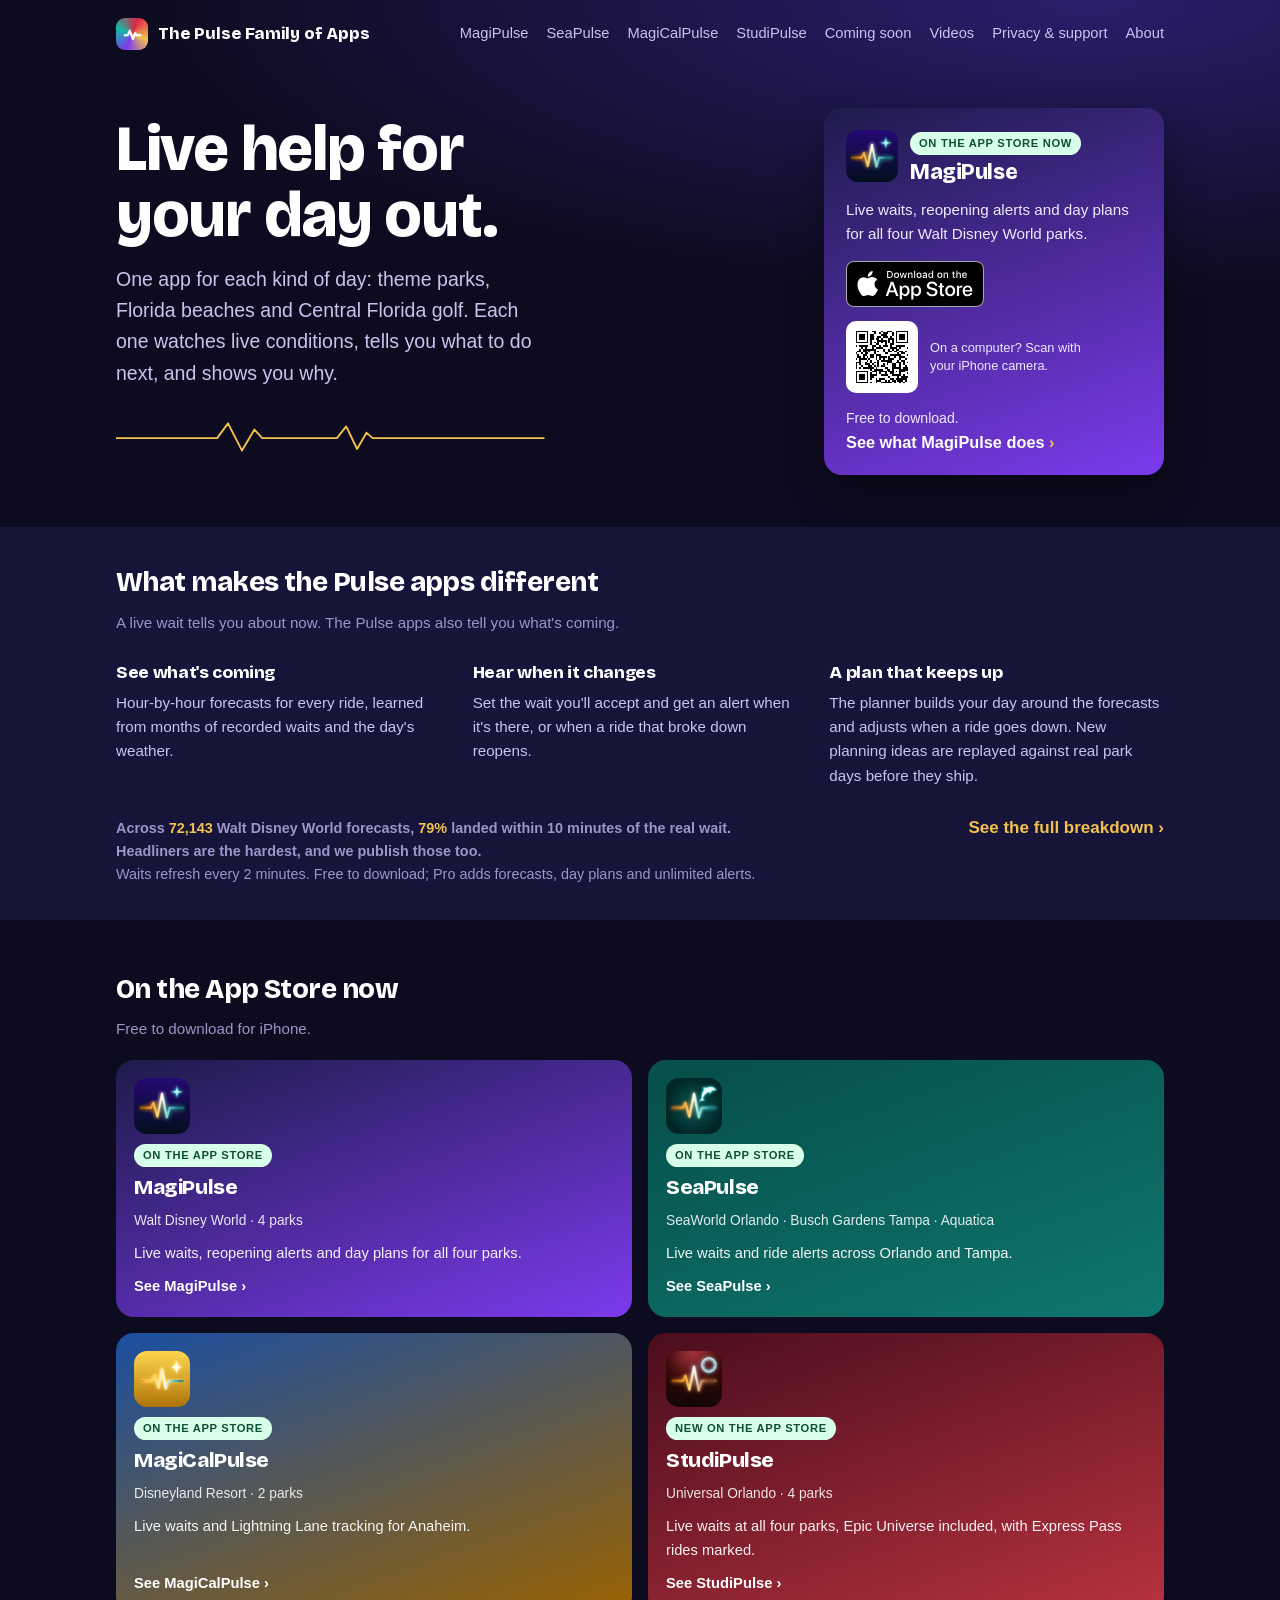
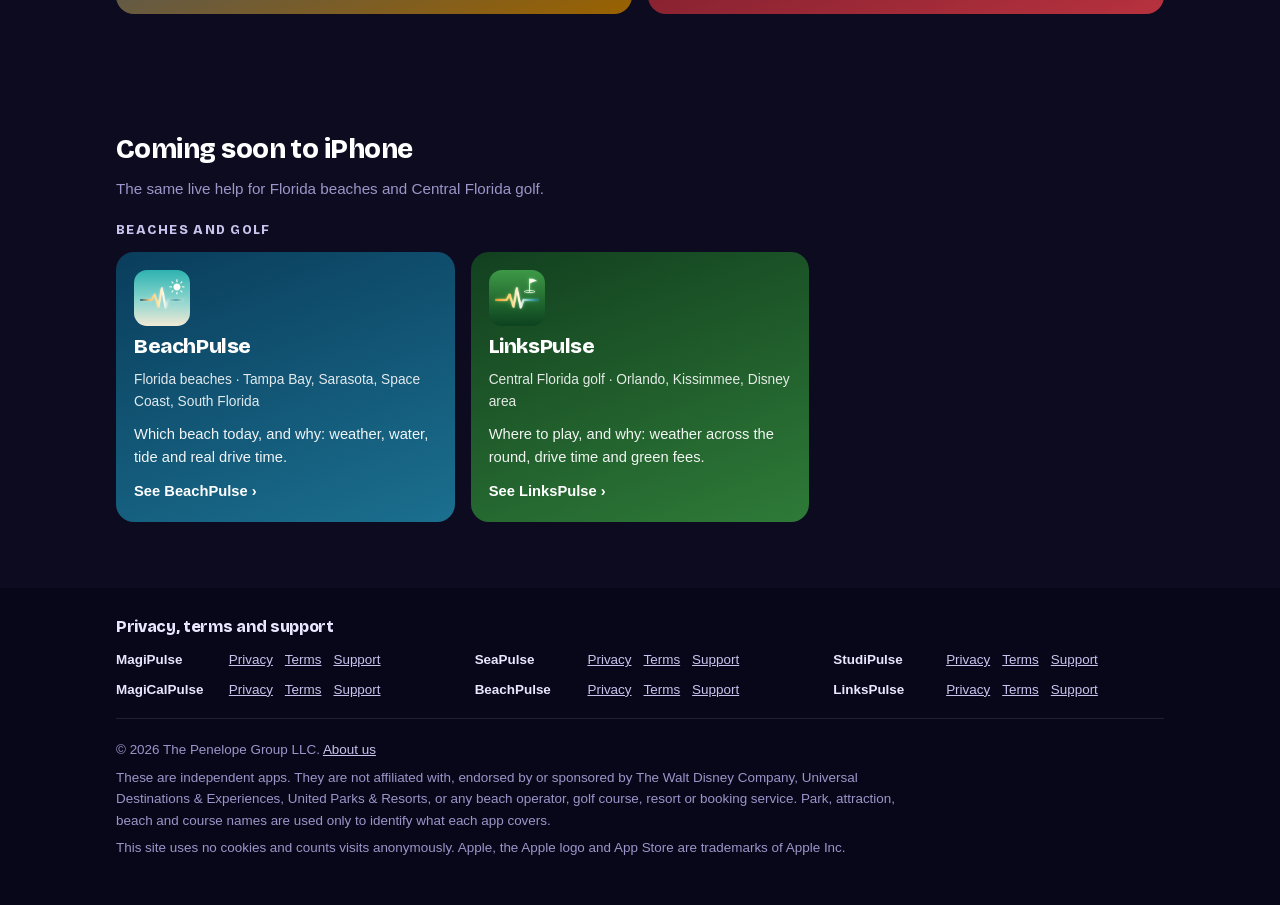
<file: index.html>
<!DOCTYPE html>
<!--
  The Pulse Family of Apps: family page. Built 2026-10-17.

  ⚠️ EVERY CLAIM DESCRIBES THE APPS AS THEY ARE (checked 2026-10-17 against
  DisneyWait/src/config/flavors/*.js and src/services/remoteConfigService.js):
    - On the App Store: MagiPulse (id 6781875368), SeaPulse (id 6760982241,
      released 2026-11-07) MagiCalPulse (id 6800159547, released 2026-11-14) and StudiPulse
      (id 6780726816, released 2026-11-18). The others show "Coming soon" until their listing
      is live, then move up into the "On the App Store" group.
    - Waits refresh every 2 minutes (fetchRideData schedule).
    - Free: live waits, LL status/history, ONE alert. Pro ($4.99 / 2 weeks,
      $24.99 / year): unlimited alerts, smart itinerary, forecasts, etc.
  BeachPulse and LinksPulse (added 2026-10-17) sit in their own "Beyond the parks"
  group: the park band and Pro prices do not apply to them (their Pro is a
  one-time purchase: BeachPulse $4.99, LinksPulse $6.99).
  ⚠️ Privacy/terms links point at each app's EXISTING legal site on purpose.
     Shipped builds and App Store Connect use those addresses; they move here
     only with each app's next build (see the plan, stage 2).
-->
<html lang="en">
<head>
  <meta charset="UTF-8">
  <meta name="viewport" content="width=device-width, initial-scale=1, viewport-fit=cover">
  <title>The Pulse Family of Apps</title>
  <meta name="description" content="Live help for your day out: wait times and alerts for Walt Disney World, Disneyland, Universal Orlando, SeaWorld and Busch Gardens, plus BeachPulse for Florida beaches and LinksPulse for Central Florida golf.">
  <link rel="icon" type="image/png" href="assets/img/favicon-family.png">
  <link rel="apple-touch-icon" href="assets/img/icon-family.png">
  <link rel="stylesheet" href="assets/site.css?v=17">
  <meta property="og:type" content="website">
  <meta property="og:title" content="The Pulse Family of Apps">
  <meta property="og:description" content="Live help for your day out: theme parks, Florida beaches and Central Florida golf, one app for each.">
  <meta property="og:image" content="https://pulsefamily.app/assets/img/share-family.jpg">
  <meta property="og:url" content="https://pulsefamily.app/">
  <meta name="twitter:card" content="summary_large_image">
  <style>
    /* The accuracy line in the band foot. ⚠️ Both figures come from
       about/#forecasts (the "All rides" row and the figcaption), which in turn
       come from DisneyWait/docs/marketing/travel_advisors/WHY_NUMBERS.md.
       Update all three together, and never state the 79% without a link to the
       full breakdown: headliners land at 56%, and that is the honest half of
       the claim. */
    .bandfoot-proof { color: var(--on-dark); font-size: 1.04rem; font-weight: 600; margin: 0 0 6px; max-width: 46em; }
    .bandfoot-proof b { color: var(--gold); font-variant-numeric: tabular-nums; }
  </style>
</head>
<body>
  <header class="hero">
    <div class="wrap">
      <nav class="nav">
        <a class="brand" href="./"><span class="mark"><svg viewBox="0 0 24 24" fill="none" stroke="#fff" stroke-width="2.6" stroke-linecap="round" stroke-linejoin="round" aria-hidden="true"><path d="M2 13h4l2.5-6 4 11 3-8 1.5 3H22"/></svg></span>The Pulse Family of Apps</a>
        <div class="links"><a href="magipulse/">MagiPulse</a><a href="seapulse/">SeaPulse</a><a href="magicalpulse/">MagiCalPulse</a><a href="studipulse/">StudiPulse</a><a href="#soon">Coming soon</a><a href="videos/">Videos</a><a href="#help">Privacy &amp; support</a><a href="about/">About</a></div>
      </nav>
    </div>
    <div class="wrap hero-in">
      <div>
      <h1>Live help for your day out.</h1>
      <p>One app for each kind of day: theme parks, Florida beaches and Central Florida golf. Each one watches live conditions, tells you what to do next, and shows you why.</p>
      <svg class="pulse" viewBox="0 0 560 48" fill="none" aria-hidden="true"><path d="M0 28h130l14-19 18 35 16-27 10 11h96l12-15 14 29 12-21 8 7h220" stroke="#f2c14e" stroke-width="2.4" stroke-linecap="round" stroke-linejoin="round"/></svg>
      </div>
      <aside class="heroget mp" id="get" aria-label="Get MagiPulse">
        <div class="heroget-head">
          <img src="assets/img/icon-magipulse.png" alt="" width="52" height="52">
          <div><span class="chip live">On the App Store now</span><h2>MagiPulse</h2></div>
        </div>
        <p>Live waits, reopening alerts and day plans for all four Walt Disney World parks.</p>
        <div class="get">
          <a class="badge" href="https://apps.apple.com/app/id6781875368"><img src="assets/img/app-store-badge.svg" alt="Download on the App Store" width="156" height="52"></a>
          <div class="qr"><img src="assets/img/qr-magipulse.svg" alt="QR code for MagiPulse on the App Store" width="84" height="84"><span>On a computer? Scan with your iPhone camera.</span></div>
        </div>
        <p class="heroget-foot">Free to download.<br><a class="heroget-more" href="magipulse/">See what MagiPulse does <span aria-hidden="true">›</span></a></p>
      </aside>
    </div>
  </header>

  <main>
    <section class="band" aria-label="What makes the Pulse apps different">
      <div class="wrap">
        <h2 class="group">What makes the Pulse apps different</h2>
        <p class="group-sub">A live wait tells you about now. The Pulse apps also tell you what's coming.</p>
      </div>
      <div class="wrap grid3">
        <div><h3>See what's coming</h3><p>Hour-by-hour forecasts for every ride, learned from months of recorded waits and the day's weather.</p></div>
        <div><h3>Hear when it changes</h3><p>Set the wait you'll accept and get an alert when it's there, or when a ride that broke down reopens.</p></div>
        <div><h3>A plan that keeps up</h3><p>The planner builds your day around the forecasts and adjusts when a ride goes down. New planning ideas are replayed against real park days before they ship.</p></div>
      </div>
      <div class="wrap bandfoot">
        <div>
          <p class="bandfoot-proof">Across <b>72,143</b> Walt Disney World forecasts, <b>79%</b> landed within 10 minutes of the real wait. Headliners are the hardest, and we publish those too.</p>
          <p>Waits refresh every 2 minutes. Free to download; Pro adds forecasts, day plans and unlimited alerts.</p>
        </div>
        <a href="about/#forecasts">See the full breakdown ›</a>
      </div>
    </section>

    <section class="cards" id="out" aria-labelledby="out-h">
      <span id="apps"></span>
      <div class="wrap">
        <h2 class="group" id="out-h">On the App Store now</h2>
        <p class="group-sub">Free to download for iPhone.</p>
      </div>
      <div class="wrap grid-soon grid-four">
        <a class="card mp" href="magipulse/">
          <img src="assets/img/icon-magipulse.png" alt="" width="56" height="56">
          <span class="chip live">On the App Store</span>
          <h2>MagiPulse</h2>
          <span class="where">Walt Disney World · 4 parks</span>
          <p>Live waits, reopening alerts and day plans for all four parks.</p>
          <span class="go">See MagiPulse ›</span>
        </a>
        <a class="card sp" href="seapulse/">
          <img src="assets/img/icon-seapulse.png" alt="" width="56" height="56">
          <span class="chip live">On the App Store</span>
          <h2>SeaPulse</h2>
          <span class="where">SeaWorld Orlando · Busch Gardens Tampa · Aquatica</span>
          <p>Live waits and ride alerts across Orlando and Tampa.</p>
          <span class="go">See SeaPulse ›</span>
        </a>
        <a class="card mc" href="magicalpulse/">
          <img src="assets/img/icon-magicalpulse.png" alt="" width="56" height="56">
          <span class="chip live">On the App Store</span>
          <h2>MagiCalPulse</h2>
          <span class="where">Disneyland Resort · 2 parks</span>
          <p>Live waits and Lightning Lane tracking for Anaheim.</p>
          <span class="go">See MagiCalPulse ›</span>
        </a>
        <a class="card su" href="studipulse/">
          <img src="assets/img/icon-studipulse.png" alt="" width="56" height="56">
          <span class="chip live">New on the App Store</span>
          <h2>StudiPulse</h2>
          <span class="where">Universal Orlando · 4 parks</span>
          <p>Live waits at all four parks, Epic Universe included, with Express Pass rides marked.</p>
          <span class="go">See StudiPulse ›</span>
        </a>
      </div>
    </section>

    <section class="cards" id="soon" aria-labelledby="soon-h">
      <div class="wrap">
        <h2 class="group" id="soon-h">Coming soon to iPhone</h2>
        <p class="group-sub">The same live help for Florida beaches and Central Florida golf.</p>
        <h3 class="subgroup" id="beyond">Beaches and golf</h3>
      </div>
      <div class="wrap grid-soon">
        <a class="card bp" href="beachpulse/">
          <img src="assets/img/icon-beachpulse.png" alt="" width="56" height="56">
          <h2>BeachPulse</h2>
          <span class="where">Florida beaches · Tampa Bay, Sarasota, Space Coast, South Florida</span>
          <p>Which beach today, and why: weather, water, tide and real drive time.</p>
          <span class="go">See BeachPulse ›</span>
        </a>
        <a class="card lp" href="linkspulse/">
          <img src="assets/img/icon-linkspulse.png" alt="" width="56" height="56">
          <h2>LinksPulse</h2>
          <span class="where">Central Florida golf · Orlando, Kissimmee, Disney area</span>
          <p>Where to play, and why: weather across the round, drive time and green fees.</p>
          <span class="go">See LinksPulse ›</span>
        </a>
      </div>
    </section>

  </main>

  <footer>
    <div class="wrap">
      <section class="foot-legal" id="help" aria-labelledby="help-h">
        <h2 id="help-h">Privacy, terms and support</h2>
        <ul>
        <li><b>MagiPulse</b> <a href="https://pulsefamily.app/MagiPulse-legal/">Privacy</a> <a href="https://pulsefamily.app/MagiPulse-legal/terms.html">Terms</a> <a href="https://pulsefamily.app/MagiPulse-legal/support.html">Support</a></li>
        <li><b>SeaPulse</b> <a href="https://pulsefamily.app/SeaPulse/">Privacy</a> <a href="https://pulsefamily.app/SeaPulse/terms.html">Terms</a> <a href="https://pulsefamily.app/SeaPulse/support.html">Support</a></li>
        <li><b>StudiPulse</b> <a href="https://pulsefamily.app/StudiPulse-legal/">Privacy</a> <a href="https://pulsefamily.app/StudiPulse-legal/terms.html">Terms</a> <a href="https://pulsefamily.app/StudiPulse-legal/support.html">Support</a></li>
        <li><b>MagiCalPulse</b> <a href="https://pulsefamily.app/MagiCalPulse-legal/">Privacy</a> <a href="https://pulsefamily.app/MagiCalPulse-legal/terms.html">Terms</a> <a href="https://pulsefamily.app/MagiCalPulse-legal/support.html">Support</a></li>
        <li><b>BeachPulse</b> <a href="https://pulsefamily.app/BeachPulse-legal/">Privacy</a> <a href="https://pulsefamily.app/BeachPulse-legal/terms.html">Terms</a> <a href="https://pulsefamily.app/BeachPulse-legal/support.html">Support</a></li>
        <li><b>LinksPulse</b> <a href="https://pulsefamily.app/LinksPulse-legal/privacy.html">Privacy</a> <a href="https://pulsefamily.app/LinksPulse-legal/terms.html">Terms</a> <a href="https://pulsefamily.app/LinksPulse-legal/support.html">Support</a></li>
        </ul>
      </section>
      <p>© 2026 The Penelope Group LLC. <a href="about/">About us</a></p>
      <p>These are independent apps. They are not affiliated with, endorsed by or sponsored by The Walt Disney Company, Universal Destinations &amp; Experiences, United Parks &amp; Resorts, or any beach operator, golf course, resort or booking service. Park, attraction, beach and course names are used only to identify what each app covers.</p>
      <p>This site uses no cookies and counts visits anonymously. Apple, the Apple logo and App Store are trademarks of Apple Inc.</p>
    </div>
  </footer>
  <script src="/assets/count.js" defer></script>
</body>
</html>
</file>
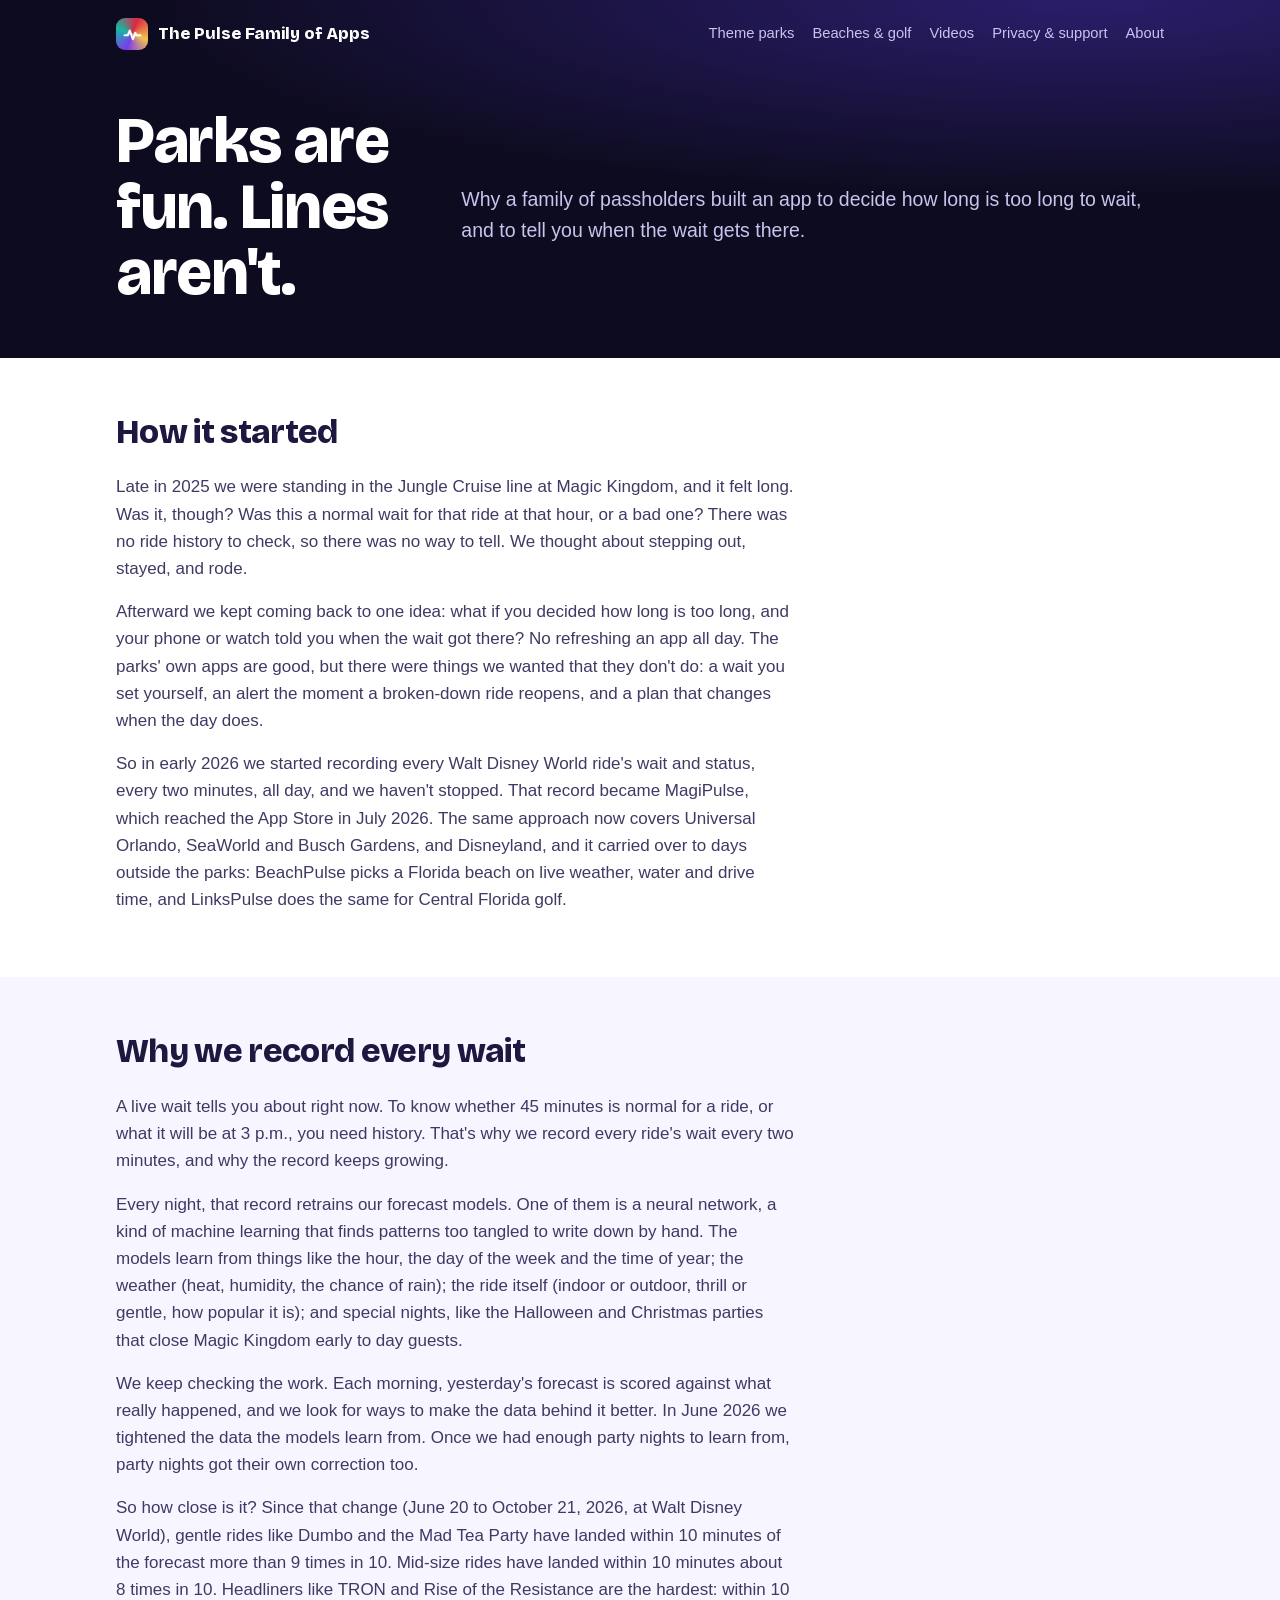
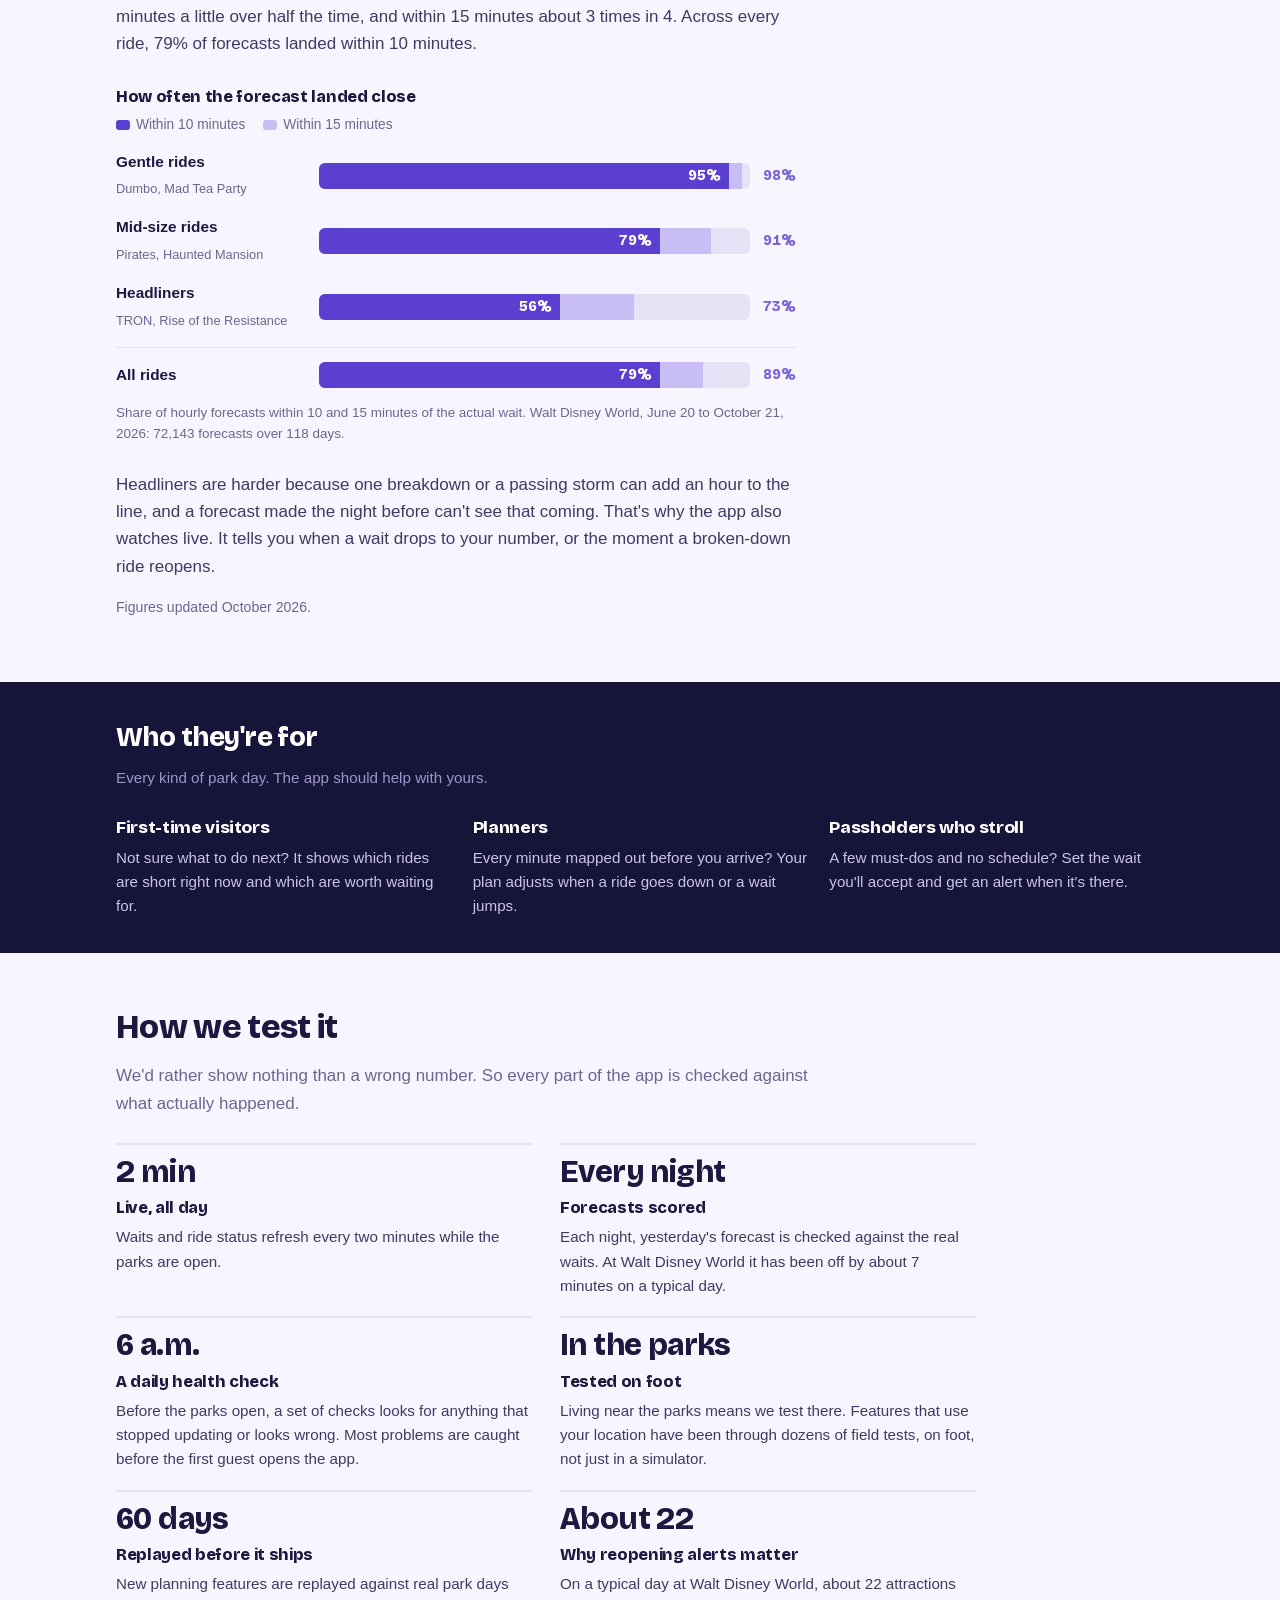
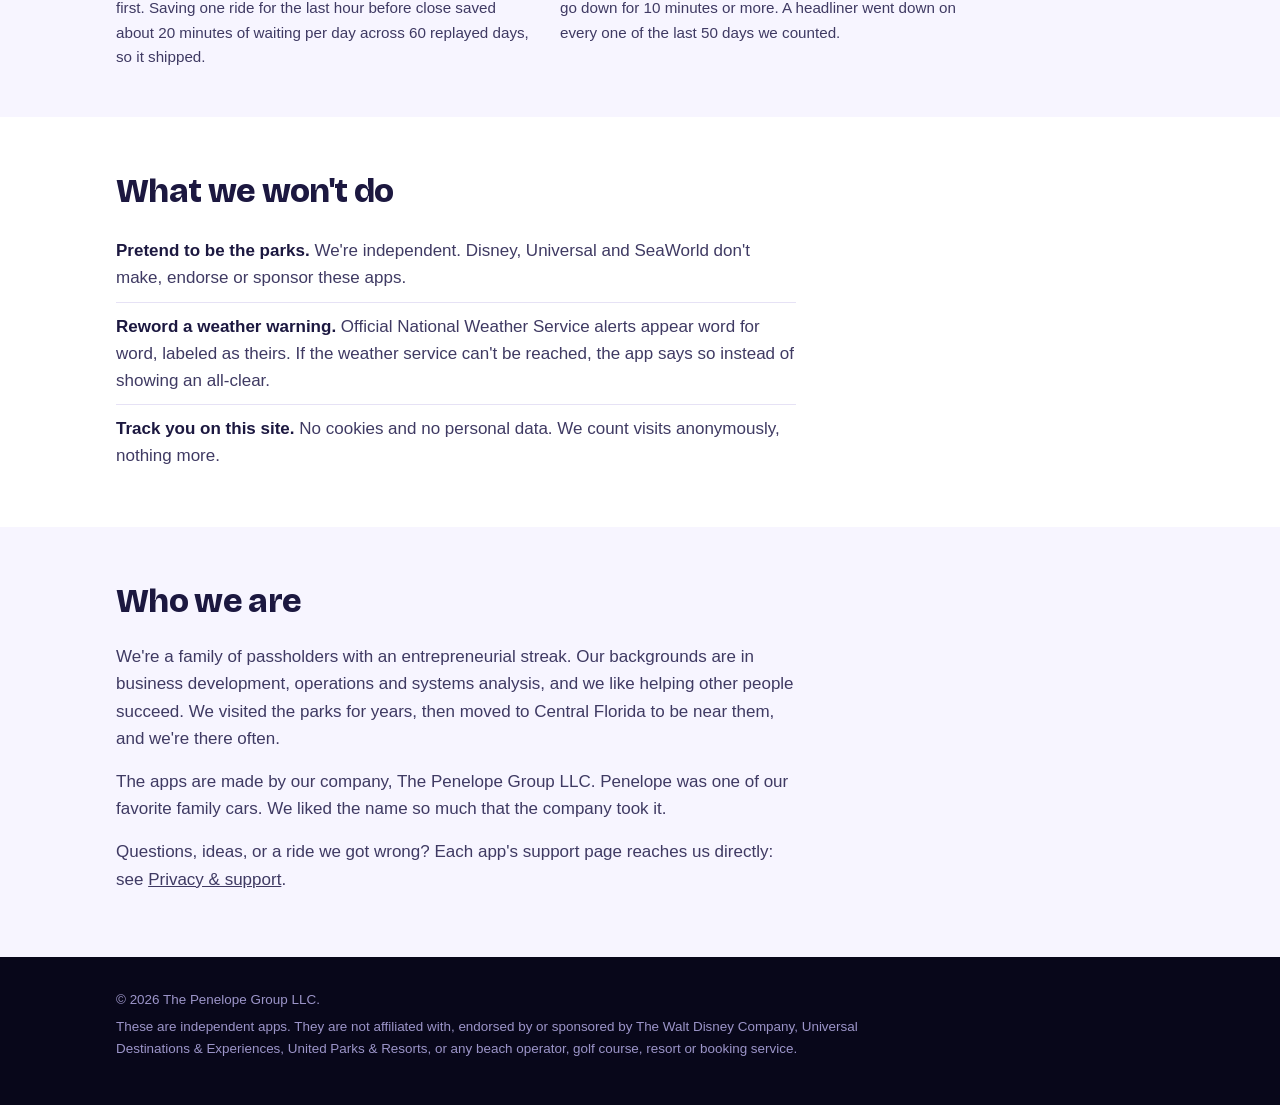
<file: about/index.html>
<!DOCTYPE html>
<!--
  About the Pulse apps. Written 2026-10-21 from the owner's answers; linked
  from the family page's nav and footer.
  ⚠️ No personal details: no names, home town, employer or photos of people.
     "A family of passholders in Central Florida" is as specific as it gets.
  ⚠️ Every number is from DisneyWait/docs/marketing/travel_advisors/WHY_NUMBERS.md
     or CLAUDE.md. Refresh them there first, then here.
-->
<html lang="en">
<head>
  <meta charset="UTF-8">
  <meta name="viewport" content="width=device-width, initial-scale=1, viewport-fit=cover">
  <title>About the Pulse Apps</title>
  <meta name="description" content="Why the Pulse apps exist, who they're for, and how we test them before they reach your phone.">
  <link rel="icon" type="image/png" href="../assets/img/favicon-family.png">
  <link rel="apple-touch-icon" href="../assets/img/icon-family.png">
  <link rel="stylesheet" href="../assets/site.css?v=14">
  <style>
    .prose > * { max-width: 40em; }
    .prose p { margin: 0 0 16px; }
    .prose h2 { margin-bottom: 14px; }
    .facts { display: grid; grid-template-columns: repeat(2, minmax(0, 1fr)); gap: 18px 28px; margin-top: 8px; max-width: 860px; }
    .facts div { border-top: 2px solid var(--line); padding-top: 12px; }
    .facts b { display: block; font: 800 1.9rem/1 var(--display); color: var(--ink); letter-spacing: -.02em; font-variant-numeric: tabular-nums; }
    .facts h3 { color: var(--ink); font-size: 1.02rem; margin: 8px 0 4px; }
    .facts p { margin: 0; font-size: .95rem; }
    .who { margin-top: 18px; display: grid; grid-template-columns: repeat(3, minmax(0, 1fr)); gap: 22px; }
    .who h3 { color: #fff; font-size: 1.08rem; margin-bottom: 4px; }
    .who p { margin: 0; font-size: .95rem; }
    .nots { margin: 0; padding: 0; list-style: none; max-width: 40em; }
    .nots li { padding: 10px 0; border-bottom: 1px solid var(--line); }
    .nots li:last-child { border-bottom: 0; }
    .nots b { color: var(--ink); }
    @media (max-width: 760px) { .facts, .who { grid-template-columns: 1fr; } }
  </style>
</head>
<body>
  <header class="hero">
    <div class="wrap">
      <nav class="nav">
        <a class="brand" href="../"><span class="mark"><svg viewBox="0 0 24 24" fill="none" stroke="#fff" stroke-width="2.6" stroke-linecap="round" stroke-linejoin="round" aria-hidden="true"><path d="M2 13h4l2.5-6 4 11 3-8 1.5 3H22"/></svg></span>The Pulse Family of Apps</a>
        <div class="links"><a href="../#apps">Theme parks</a><a href="../#beyond">Beaches &amp; golf</a><a href="../videos/">Videos</a><a href="../#help">Privacy &amp; support</a><a href="./" aria-current="page">About</a></div>
      </nav>
    </div>
    <div class="wrap hero-in">
      <h1>Parks are fun. Lines aren't.</h1>
      <p>Why a family of passholders built an app to decide how long is too long to wait, and to tell you when the wait gets there.</p>
    </div>
  </header>

  <main>
    <section class="white">
      <div class="wrap prose">
        <h2>How it started</h2>
        <p>Late in 2025 we were standing in the Jungle Cruise line at Magic Kingdom, and it felt long. Was it, though? Was this a normal wait for that ride at that hour, or a bad one? There was no ride history to check, so there was no way to tell. We thought about stepping out, stayed, and rode.</p>
        <p>Afterward we kept coming back to one idea: what if you decided how long is too long, and your phone or watch told you when the wait got there? No refreshing an app all day. The parks' own apps are good, but there were things we wanted that they don't do: a wait you set yourself, an alert the moment a broken-down ride reopens, and a plan that changes when the day does.</p>
        <p>So in early 2026 we started recording every Walt Disney World ride's wait and status, every two minutes, all day, and we haven't stopped. That record became MagiPulse, which reached the App Store in July 2026. The same approach now covers Universal Orlando, SeaWorld and Busch Gardens, and Disneyland, and it carried over to days outside the parks: BeachPulse picks a Florida beach on live weather, water and drive time, and LinksPulse does the same for Central Florida golf.</p>
      </div>
    </section>

    <section class="light" id="forecasts">
      <div class="wrap prose">
        <h2>Why we record every wait</h2>
        <p>A live wait tells you about right now. To know whether 45 minutes is normal for a ride, or what it will be at 3 p.m., you need history. That's why we record every ride's wait every two minutes, and why the record keeps growing.</p>
        <p>Every night, that record retrains our forecast models. One of them is a neural network, a kind of machine learning that finds patterns too tangled to write down by hand. The models learn from things like the hour, the day of the week and the time of year; the weather (heat, humidity, the chance of rain); the ride itself (indoor or outdoor, thrill or gentle, how popular it is); and special nights, like the Halloween and Christmas parties that close Magic Kingdom early to day guests.</p>
        <p>We keep checking the work. Each morning, yesterday's forecast is scored against what really happened, and we look for ways to make the data behind it better. In June 2026 we tightened the data the models learn from. Once we had enough party nights to learn from, party nights got their own correction too.</p>
        <!-- ⚠️ Figures: DisneyWait/docs/marketing/travel_advisors/WHY_NUMBERS.md
             ("Forecast accuracy by ride group"). Update the paragraph, the chart
             rows and the date line together. -->
        <p>So how close is it? Since that change (June 20 to October 21, 2026, at Walt Disney World), gentle rides like Dumbo and the Mad Tea Party have landed within 10 minutes of the forecast more than 9 times in 10. Mid-size rides have landed within 10 minutes about 8 times in 10. Headliners like TRON and Rise of the Resistance are the hardest: within 10 minutes a little over half the time, and within 15 minutes about 3 times in 4. Across every ride, 79% of forecasts landed within 10 minutes.</p>
        <figure class="chart">
          <h3>How often the forecast landed close</h3>
          <div class="legend" aria-hidden="true"><span><i></i>Within 10 minutes</span><span><i class="l15"></i>Within 15 minutes</span></div>
          <div class="rows" role="list">
            <div class="row" role="listitem" aria-label="Gentle rides: 95% within 10 minutes, 98% within 15 minutes">
              <div class="lab"><b>Gentle rides</b><small>Dumbo, Mad Tea Party</small></div>
              <div class="barline"><div class="track"><span class="b15" style="width:98%"></span><span class="b10" style="width:95%">95%</span></div><span class="v15">98%</span></div>
            </div>
            <div class="row" role="listitem" aria-label="Mid-size rides: 79% within 10 minutes, 91% within 15 minutes">
              <div class="lab"><b>Mid-size rides</b><small>Pirates, Haunted Mansion</small></div>
              <div class="barline"><div class="track"><span class="b15" style="width:91%"></span><span class="b10" style="width:79%">79%</span></div><span class="v15">91%</span></div>
            </div>
            <div class="row" role="listitem" aria-label="Headliners: 56% within 10 minutes, 73% within 15 minutes">
              <div class="lab"><b>Headliners</b><small>TRON, Rise of the Resistance</small></div>
              <div class="barline"><div class="track"><span class="b15" style="width:73%"></span><span class="b10" style="width:56%">56%</span></div><span class="v15">73%</span></div>
            </div>
            <div class="row all" role="listitem" aria-label="All rides: 79% within 10 minutes, 89% within 15 minutes">
              <div class="lab"><b>All rides</b></div>
              <div class="barline"><div class="track"><span class="b15" style="width:89%"></span><span class="b10" style="width:79%">79%</span></div><span class="v15">89%</span></div>
            </div>
          </div>
          <figcaption>Share of hourly forecasts within 10 and 15 minutes of the actual wait. Walt Disney World, June 20 to October 21, 2026: 72,143 forecasts over 118 days.</figcaption>
        </figure>
        <p style="margin-top:26px">Headliners are harder because one breakdown or a passing storm can add an hour to the line, and a forecast made the night before can't see that coming. That's why the app also watches live. It tells you when a wait drops to your number, or the moment a broken-down ride reopens.</p>
        <p class="note">Figures updated October 2026.</p>
      </div>
    </section>

    <section class="band" aria-label="Who the apps are for">
      <div class="wrap">
        <h2 class="group">Who they're for</h2>
        <p class="group-sub">Every kind of park day. The app should help with yours.</p>
        <div class="who">
          <div><h3>First-time visitors</h3><p>Not sure what to do next? It shows which rides are short right now and which are worth waiting for.</p></div>
          <div><h3>Planners</h3><p>Every minute mapped out before you arrive? Your plan adjusts when a ride goes down or a wait jumps.</p></div>
          <div><h3>Passholders who stroll</h3><p>A few must-dos and no schedule? Set the wait you'll accept and get an alert when it's there.</p></div>
        </div>
      </div>
    </section>

    <section class="light">
      <div class="wrap">
        <h2>How we test it</h2>
        <p class="sub">We'd rather show nothing than a wrong number. So every part of the app is checked against what actually happened.</p>
        <div class="facts">
          <div><b>2 min</b><h3>Live, all day</h3><p>Waits and ride status refresh every two minutes while the parks are open.</p></div>
          <div><b>Every night</b><h3>Forecasts scored</h3><p>Each night, yesterday's forecast is checked against the real waits. At Walt Disney World it has been off by about 7 minutes on a typical day.</p></div>
          <div><b>6 a.m.</b><h3>A daily health check</h3><p>Before the parks open, a set of checks looks for anything that stopped updating or looks wrong. Most problems are caught before the first guest opens the app.</p></div>
          <div><b>In the parks</b><h3>Tested on foot</h3><p>Living near the parks means we test there. Features that use your location have been through dozens of field tests, on foot, not just in a simulator.</p></div>
          <div><b>60 days</b><h3>Replayed before it ships</h3><p>New planning features are replayed against real park days first. Saving one ride for the last hour before close saved about 20 minutes of waiting per day across 60 replayed days, so it shipped.</p></div>
          <div><b>About 22</b><h3>Why reopening alerts matter</h3><p>On a typical day at Walt Disney World, about 22 attractions go down for 10 minutes or more. A headliner went down on every one of the last 50 days we counted.</p></div>
        </div>
      </div>
    </section>

    <section class="white">
      <div class="wrap">
        <h2>What we won't do</h2>
        <ul class="nots">
          <li><b>Pretend to be the parks.</b> We're independent. Disney, Universal and SeaWorld don't make, endorse or sponsor these apps.</li>
          <li><b>Reword a weather warning.</b> Official National Weather Service alerts appear word for word, labeled as theirs. If the weather service can't be reached, the app says so instead of showing an all-clear.</li>
          <li><b>Track you on this site.</b> No cookies and no personal data. We count visits anonymously, nothing more.</li>
        </ul>
      </div>
    </section>

    <section class="light">
      <div class="wrap prose">
        <h2>Who we are</h2>
        <p>We're a family of passholders with an entrepreneurial streak. Our backgrounds are in business development, operations and systems analysis, and we like helping other people succeed. We visited the parks for years, then moved to Central Florida to be near them, and we're there often.</p>
        <p>The apps are made by our company, The Penelope Group LLC. Penelope was one of our favorite family cars. We liked the name so much that the company took it.</p>
        <p>Questions, ideas, or a ride we got wrong? Each app's support page reaches us directly: see <a href="../#help">Privacy &amp; support</a>.</p>
      </div>
    </section>
  </main>

  <footer>
    <div class="wrap">
      <p>© 2026 The Penelope Group LLC.</p>
      <p>These are independent apps. They are not affiliated with, endorsed by or sponsored by The Walt Disney Company, Universal Destinations &amp; Experiences, United Parks &amp; Resorts, or any beach operator, golf course, resort or booking service.</p>
    </div>
  </footer>
  <script src="/assets/count.js" defer></script>
</body>
</html>
</file>
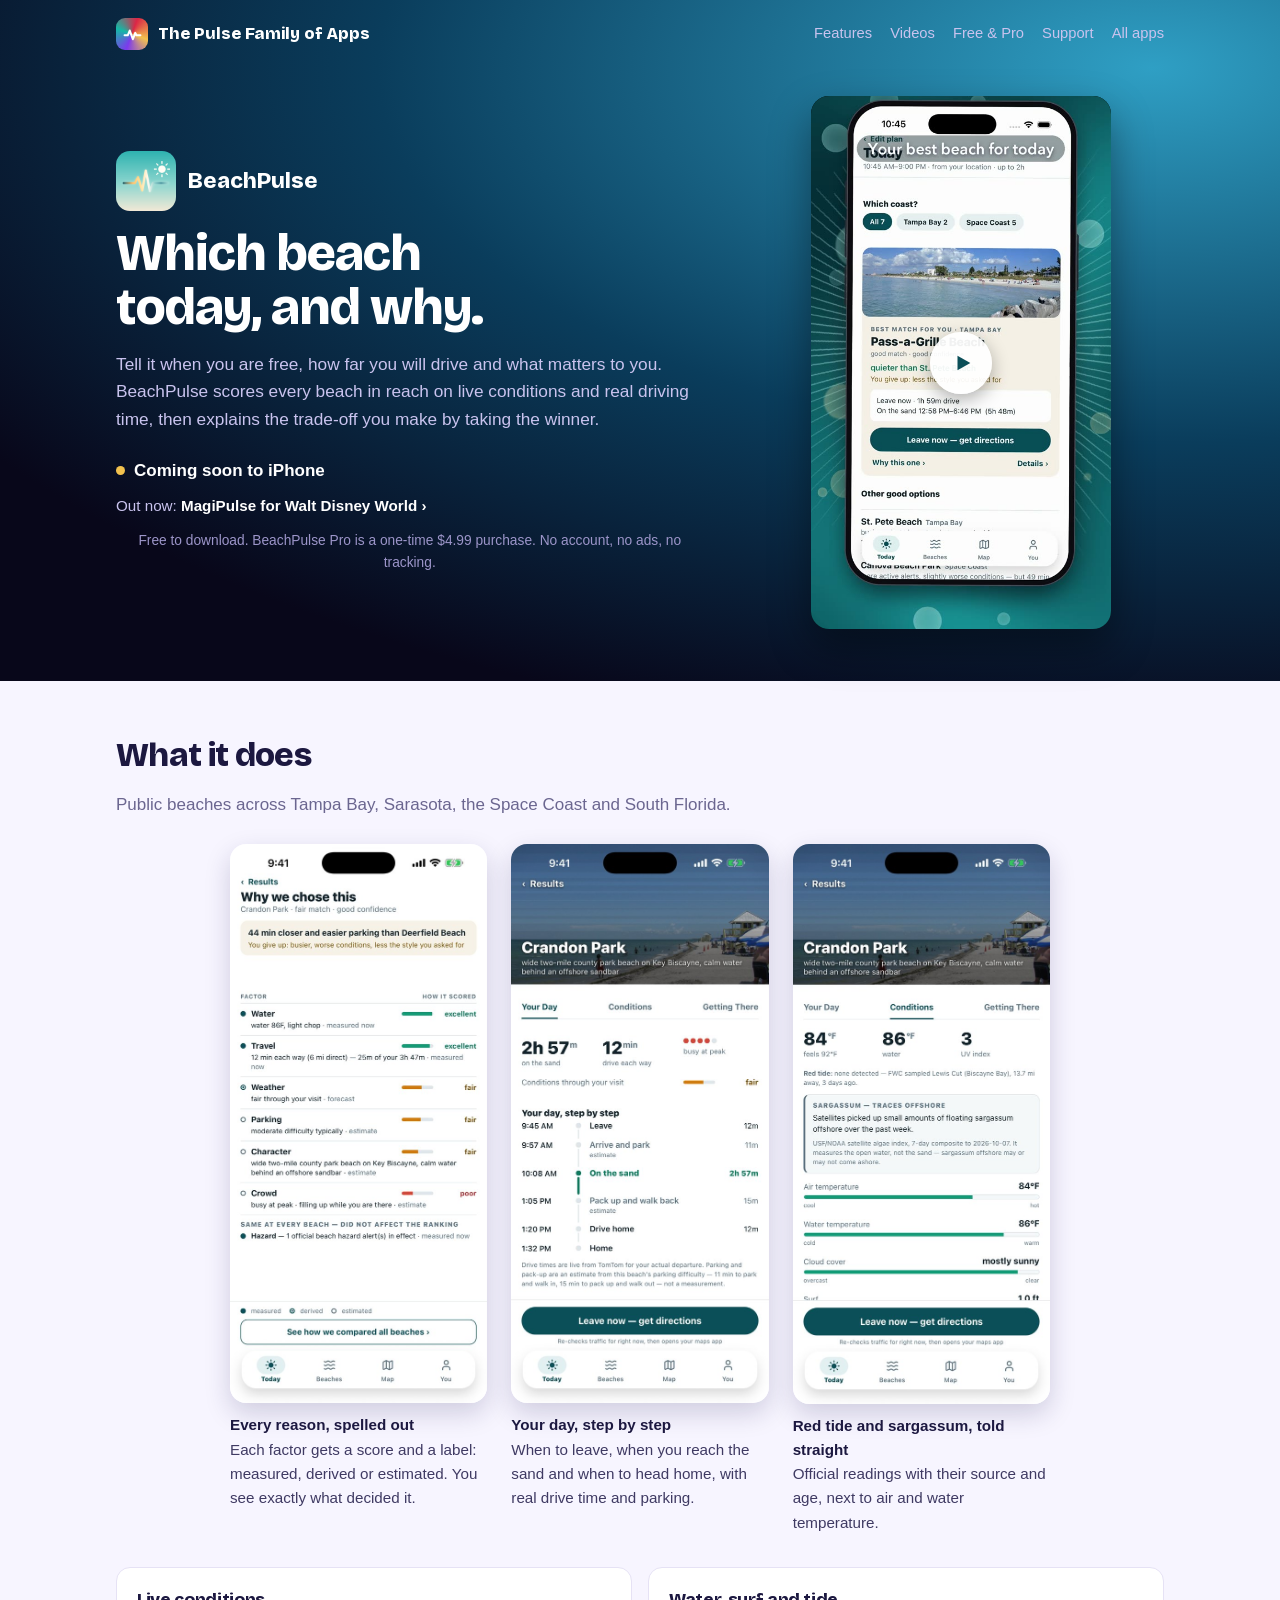
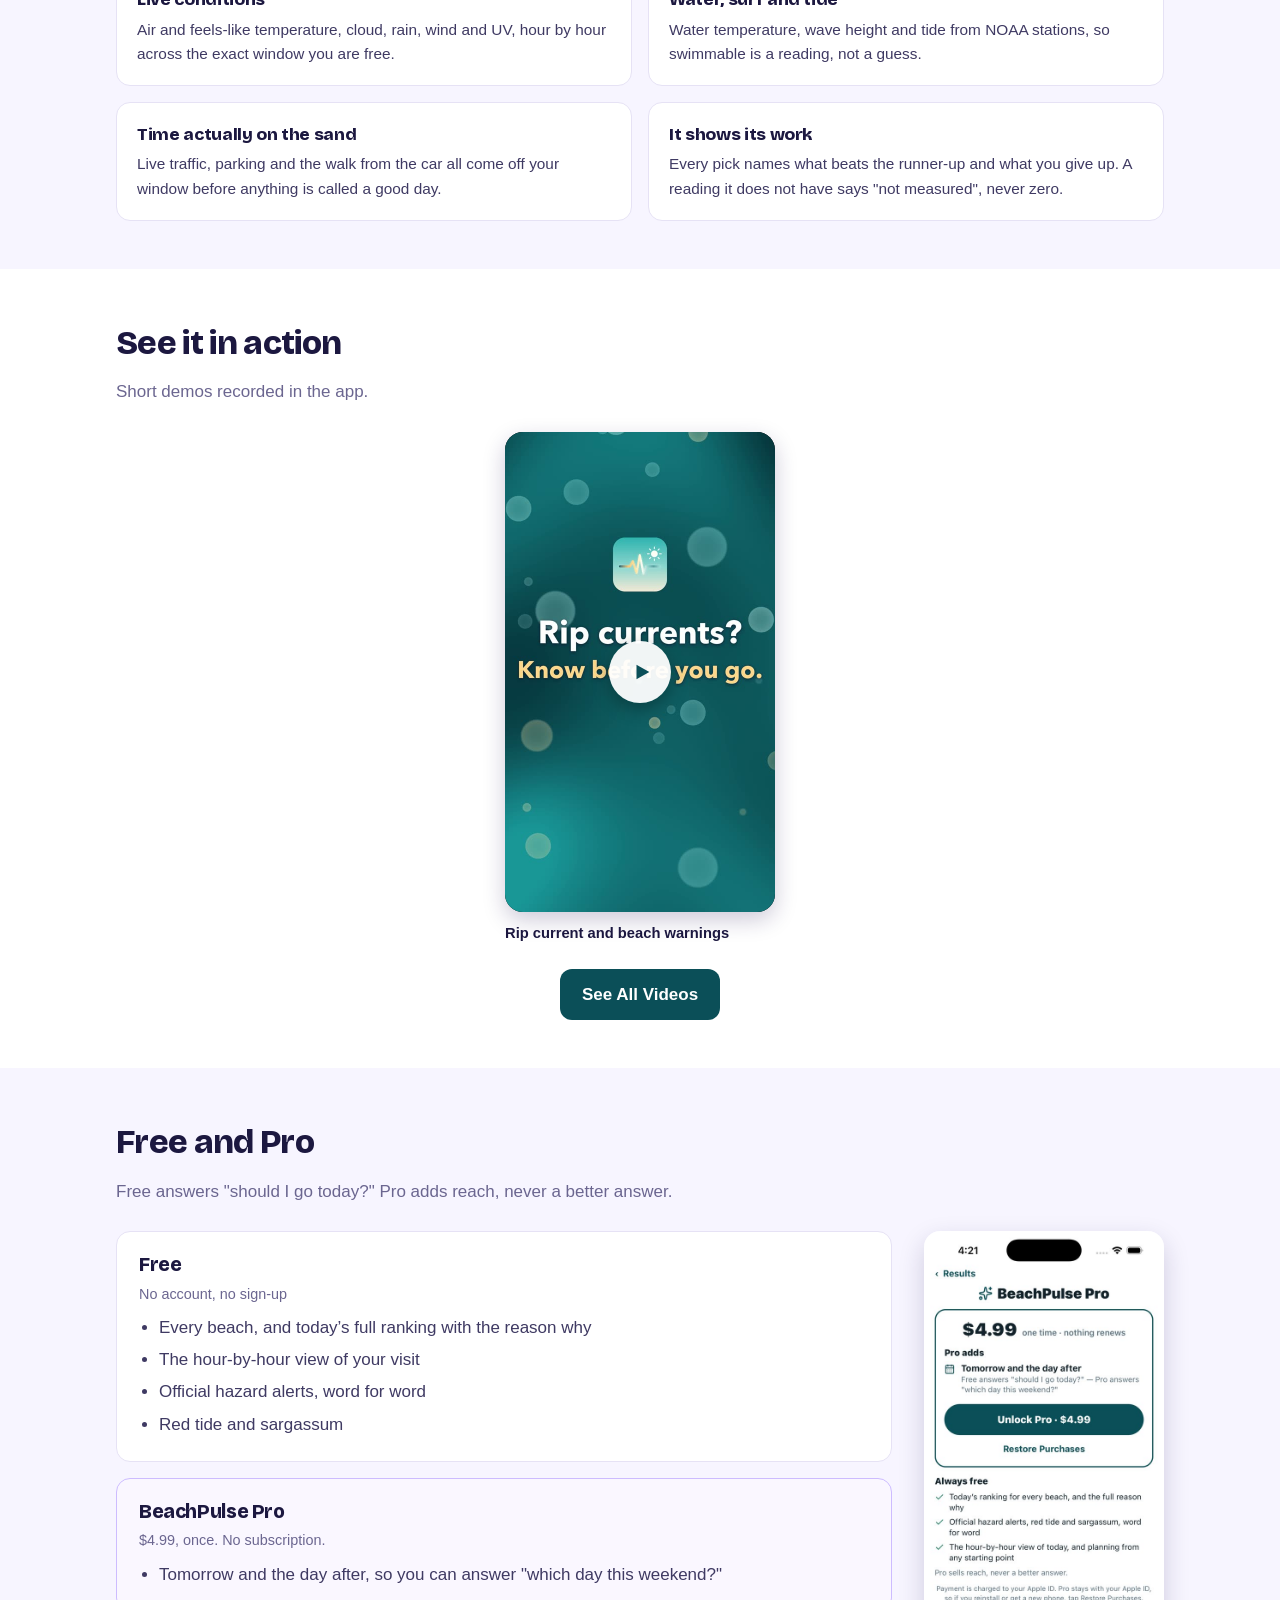
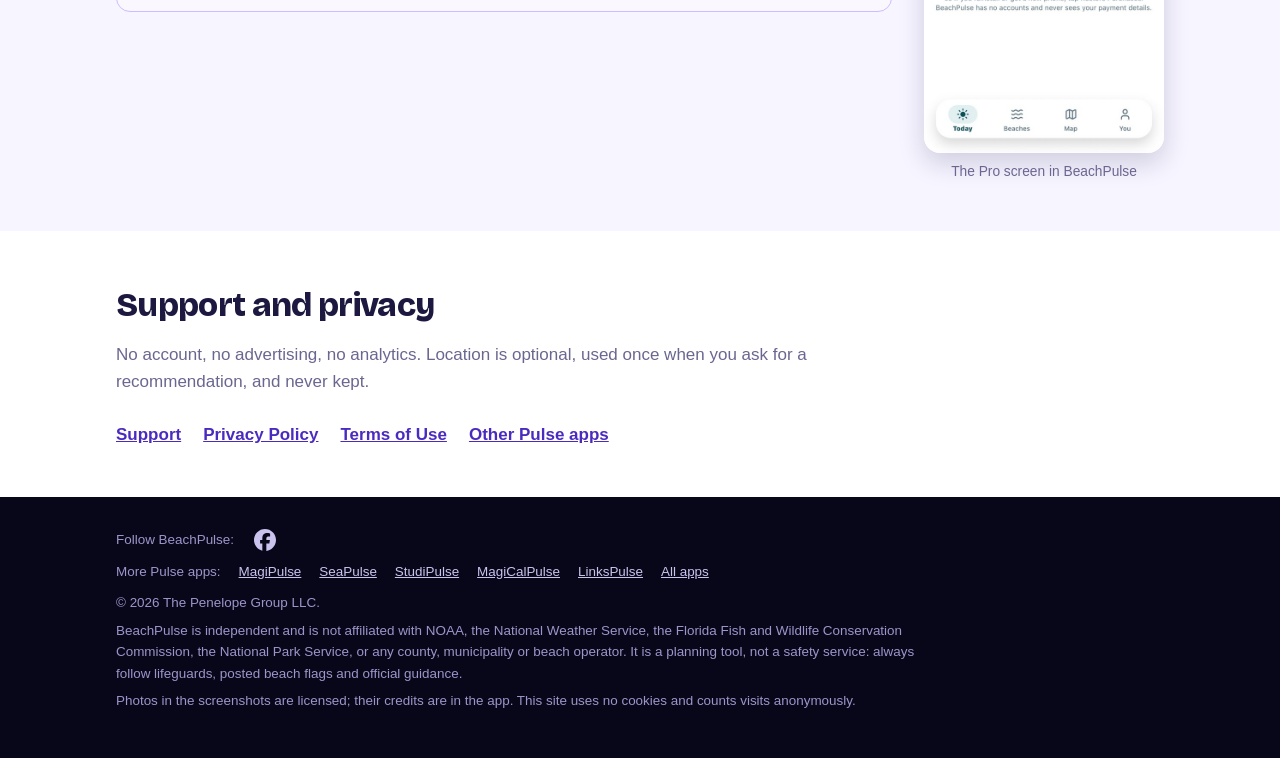
<file: beachpulse/index.html>
<!DOCTYPE html>
<!--
  BeachPulse page ("Coming soon"). Built 2026-10-17.
  ⚠️ Every claim comes from the App Store listing in
     DisneyWait/fastlane-beachpulse/metadata/en-US/description.txt. Pro is a one-time
     purchase: $4.99 US, checked 2026-10-17 in ASC (manual price, base territory
     USA) and RevenueCat (default offering, $rc_lifetime package).
  ⚠️ Screenshots are the raw captures behind the App Store set (fastlane raw/).
     Their beach photos are licensed (beach-pulse/app/src/data/heroes.ts), NEVER
     webcam frames: beach-pulse/POLICY.md forbids displaying webcam imagery.
     07 ("21 beaches") is left out because the listing text says 22.
  ⚠️ Legal links stay on BeachPulse-legal until a build points elsewhere.
-->
<html lang="en">
<head>
  <meta charset="UTF-8">
  <meta name="viewport" content="width=device-width, initial-scale=1, viewport-fit=cover">
  <title>BeachPulse · Which Florida beach today, and why</title>
  <meta name="description" content="BeachPulse ranks public beaches across Tampa Bay, Sarasota, the Space Coast and South Florida on live weather, water, tide and real drive time, and shows you why it picked the one it did.">
  <link rel="icon" type="image/png" href="../assets/img/icon-beachpulse.png">
  <link rel="apple-touch-icon" href="../assets/img/icon-beachpulse.png">
  <link rel="stylesheet" href="../assets/site.css?v=11">
  <meta property="og:type" content="website">
  <meta property="og:title" content="BeachPulse: which Florida beach today, and why">
  <meta property="og:description" content="BeachPulse ranks public beaches across Tampa Bay, Sarasota, the Space Coast and South Florida on live weather, water, tide and real drive time, and shows you why it picked the one it did.">
  <meta property="og:image" content="https://pulsefamily.app/assets/img/share-beachpulse.jpg">
  <meta property="og:url" content="https://pulsefamily.app/beachpulse/">
  <meta name="twitter:card" content="summary_large_image">
</head>
<body class="bp">
  <header class="apphero">
    <div class="wrap">
      <nav class="nav">
        <a class="brand" href="../"><span class="mark"><svg viewBox="0 0 24 24" fill="none" stroke="#fff" stroke-width="2.6" stroke-linecap="round" stroke-linejoin="round" aria-hidden="true"><path d="M2 13h4l2.5-6 4 11 3-8 1.5 3H22"/></svg></span>The Pulse Family of Apps</a>
        <div class="links"><a href="#features">Features</a><a href="#videos">Videos</a><a href="#pro">Free &amp; Pro</a><a href="#help">Support</a><a href="../">All apps</a></div>
      </nav>
    </div>
    <div class="wrap apphero-in">
      <div>
        <div class="appname"><img src="../assets/img/icon-beachpulse.png" alt="" width="60" height="60"><span>BeachPulse</span></div>
        <h1>Which beach today, and why.</h1>
        <p>Tell it when you are free, how far you will drive and what matters to you. BeachPulse scores every beach in reach on live conditions and real driving time, then explains the trade-off you make by taking the winner.</p>
        <span class="soonpill">Coming soon to iPhone</span>
        <span class="soonnext">Out now: <a href="../magipulse/">MagiPulse for Walt Disney World ›</a></span>
        <span class="price">Free to download. BeachPulse Pro is a one-time $4.99 purchase. No account, no ads, no tracking.</span>
      </div>
      <div class="herovid">
        <div class="vid" data-src="videos/overview.mp4">
          <img src="videos/overview-hero.jpg" alt="BeachPulse in 30 seconds: your best beach for today, why it won, your day hour by hour, live conditions, drive time and the map" width="540" height="960">
          <button type="button" aria-label="Play the BeachPulse overview video"><i><svg viewBox="0 0 24 24"><path d="M6 4l14 8-14 8z"/></svg></i></button>
        </div>
      </div>
    </div>
  </header>

  <main>
    <section class="light" id="features">
      <div class="wrap">
        <h2>What it does</h2>
        <p class="sub">Public beaches across Tampa Bay, Sarasota, the Space Coast and South Florida.</p>
        <div class="shots">
          <figure><img src="../assets/img/bp-why.jpg" alt="Why we chose this beach, factor by factor" width="560" height="1217" loading="lazy">
            <figcaption><b>Every reason, spelled out</b>Each factor gets a score and a label: measured, derived or estimated. You see exactly what decided it.</figcaption></figure>
          <figure><img src="../assets/img/bp-day.jpg" alt="Your day: leave, arrive, time on the sand, home" width="560" height="1217" loading="lazy">
            <figcaption><b>Your day, step by step</b>When to leave, when you reach the sand and when to head home, with real drive time and parking.</figcaption></figure>
          <figure><img src="../assets/img/bp-water.jpg" alt="Conditions, including red tide and sargassum readings" width="560" height="1217" loading="lazy">
            <figcaption><b>Red tide and sargassum, told straight</b>Official readings with their source and age, next to air and water temperature.</figcaption></figure>
        </div>
        <div class="feats">
          <div class="feat"><h3>Live conditions</h3><p>Air and feels-like temperature, cloud, rain, wind and UV, hour by hour across the exact window you are free.</p></div>
          <div class="feat"><h3>Water, surf and tide</h3><p>Water temperature, wave height and tide from NOAA stations, so swimmable is a reading, not a guess.</p></div>
          <div class="feat"><h3>Time actually on the sand</h3><p>Live traffic, parking and the walk from the car all come off your window before anything is called a good day.</p></div>
          <div class="feat"><h3>It shows its work</h3><p>Every pick names what beats the runner-up and what you give up. A reading it does not have says "not measured", never zero.</p></div>
        </div>
      </div>
    </section>

    <section class="white" id="videos">
      <div class="wrap">
        <h2>See it in action</h2>
        <p class="sub">Short demos recorded in the app.</p>
        <div class="vids row1">
          <figure><div class="vid" data-src="videos/beach-warnings.mp4"><img src="videos/beach-warnings.jpg" alt="" width="540" height="960" loading="lazy"><button type="button" aria-label="Play: Rip current and beach warnings"><i><svg viewBox="0 0 24 24"><path d="M6 4l14 8-14 8z"/></svg></i></button></div>
            <figcaption>Rip current and beach warnings</figcaption></figure>
        </div>
        <a class="morelink" href="../videos/#beachpulse">See All Videos</a>
      </div>
    </section>

    <section class="light" id="pro">
      <div class="wrap">
        <h2>Free and Pro</h2>
        <p class="sub">Free answers "should I go today?" Pro adds reach, never a better answer.</p>
        <div class="prowrap">
          <div class="tiers">
            <div class="tier"><h3>Free</h3><p class="cost">No account, no sign-up</p>
              <ul><li>Every beach, and today’s full ranking with the reason why</li><li>The hour-by-hour view of your visit</li><li>Official hazard alerts, word for word</li><li>Red tide and sargassum</li></ul></div>
            <div class="tier pro"><h3>BeachPulse Pro</h3><p class="cost">$4.99, once. No subscription.</p>
              <ul><li>Tomorrow and the day after, so you can answer "which day this weekend?"</li></ul></div>
          </div>
          <figure class="prophone"><img src="../assets/img/bp-pro.jpg" alt="The BeachPulse Pro screen: $4.99 one time, adds tomorrow and the day after" width="560" height="1217" loading="lazy">
            <figcaption>The Pro screen in BeachPulse</figcaption></figure>
        </div>
      </div>
    </section>

    <section class="white" id="help">
      <div class="wrap">
        <h2>Support and privacy</h2>
        <p class="sub">No account, no advertising, no analytics. Location is optional, used once when you ask for a recommendation, and never kept.</p>
        <div class="docs">
          <a href="https://pulsefamily.app/BeachPulse-legal/support.html">Support</a>
          <a href="https://pulsefamily.app/BeachPulse-legal/">Privacy Policy</a>
          <a href="https://pulsefamily.app/BeachPulse-legal/terms.html">Terms of Use</a>
          <a href="../">Other Pulse apps</a>
        </div>
      </div>
    </section>
  </main>

  <footer>
    <div class="wrap">
      <p class="foot-links foot-social"><span>Follow BeachPulse:</span><a class="fb" href="https://www.facebook.com/BeachPulseApp" aria-label="BeachPulse on Facebook"><svg viewBox="0 0 24 24" aria-hidden="true" focusable="false"><path d="M9.101 23.691v-7.98H6.627v-3.667h2.474v-1.58c0-4.085 1.848-5.978 5.858-5.978.401 0 .955.042 1.468.103a8.68 8.68 0 0 1 1.141.195v3.325a8.623 8.623 0 0 0-.653-.036 26.805 26.805 0 0 0-.733-.009c-.707 0-1.259.096-1.675.309a1.686 1.686 0 0 0-.679.622c-.258.42-.374.995-.374 1.752v1.297h3.919l-.386 2.103-.287 1.564h-3.246v8.245C19.396 23.238 24 18.179 24 12.044c0-6.627-5.373-12-12-12s-12 5.373-12 12c0 5.628 3.874 10.35 9.101 11.647Z"/></svg></a></p>
      <p class="foot-links"><span>More Pulse apps:</span> <a href="../magipulse/">MagiPulse</a> <a href="../seapulse/">SeaPulse</a> <a href="../studipulse/">StudiPulse</a> <a href="../magicalpulse/">MagiCalPulse</a> <a href="../linkspulse/">LinksPulse</a> <a href="../">All apps</a></p>
      <p>© 2026 The Penelope Group LLC.</p>
      <p>BeachPulse is independent and is not affiliated with NOAA, the National Weather Service, the Florida Fish and Wildlife Conservation Commission, the National Park Service, or any county, municipality or beach operator. It is a planning tool, not a safety service: always follow lifeguards, posted beach flags and official guidance.</p>
      <p>Photos in the screenshots are licensed; their credits are in the app. This site uses no cookies and counts visits anonymously.</p>
    </div>
  </footer>
  <script src="../assets/site.js?v=2"></script>
  <script src="/assets/count.js" defer></script>
</body>
</html>
</file>
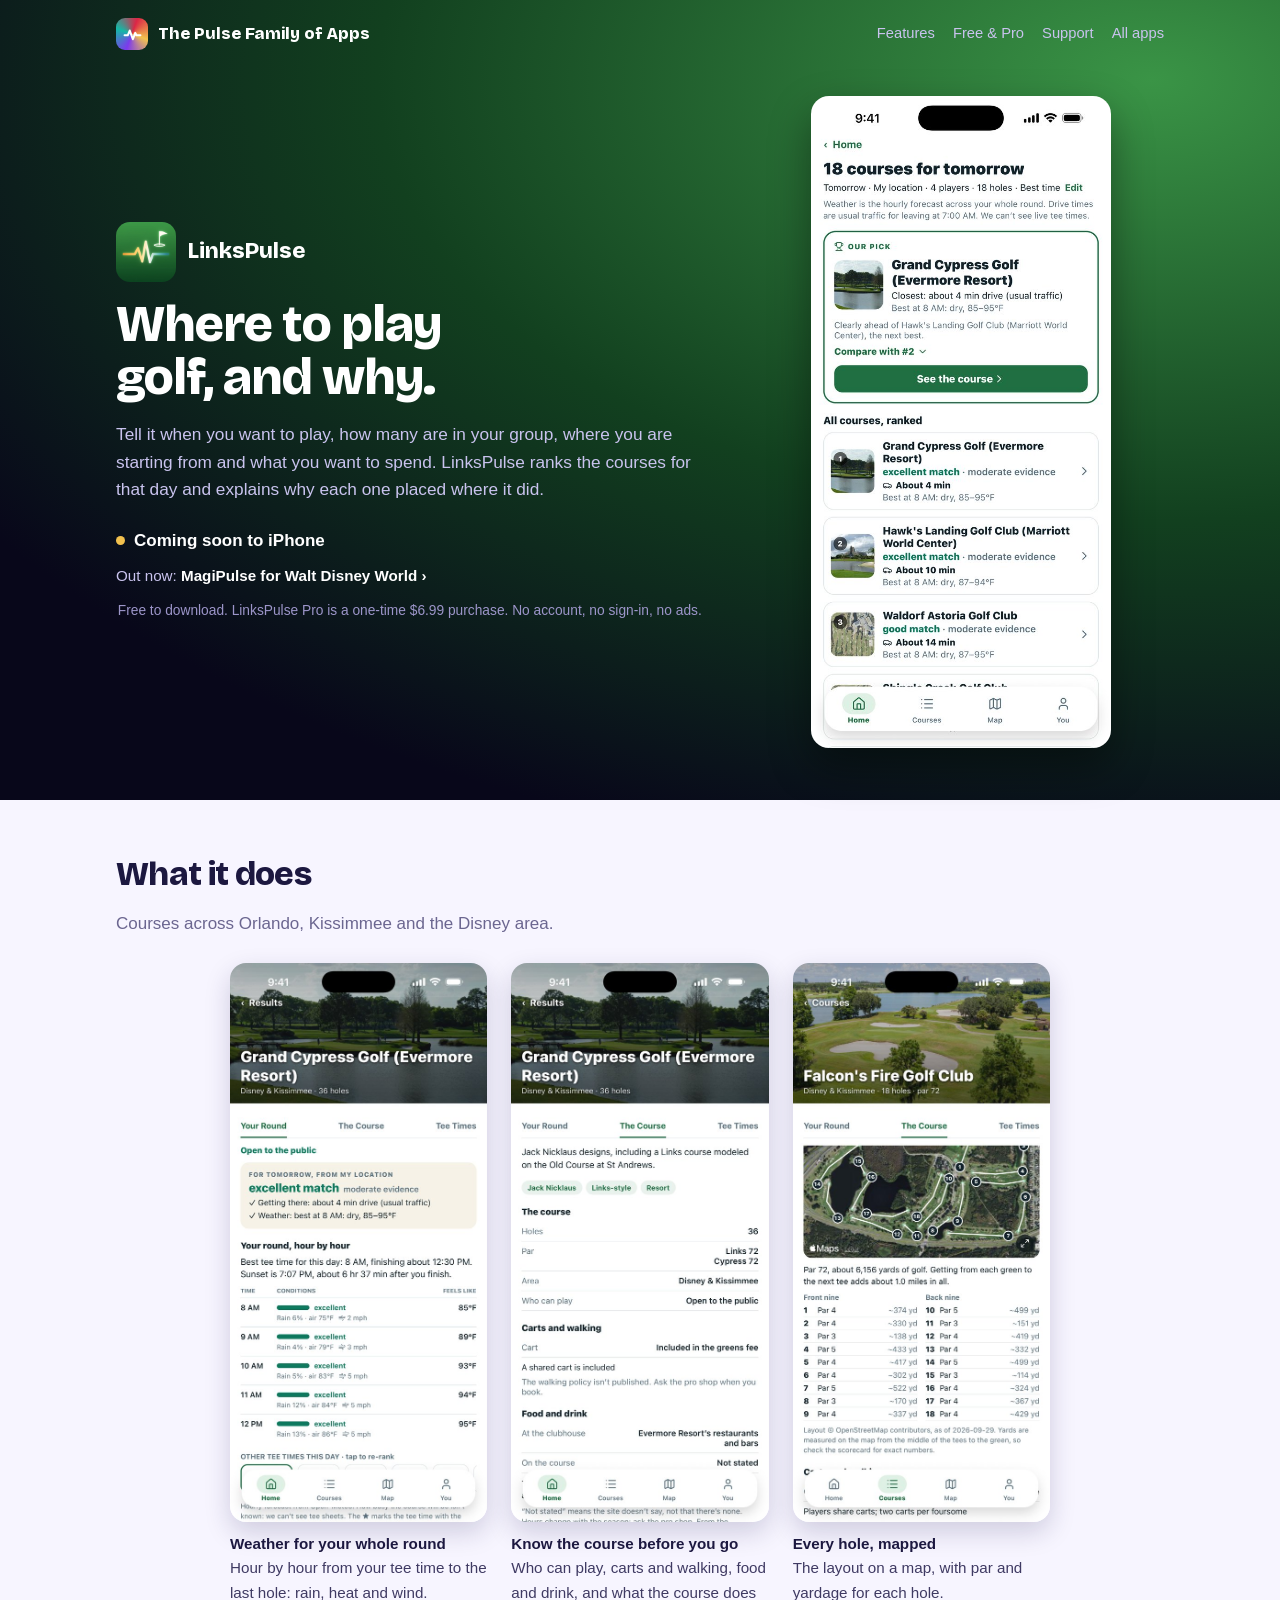
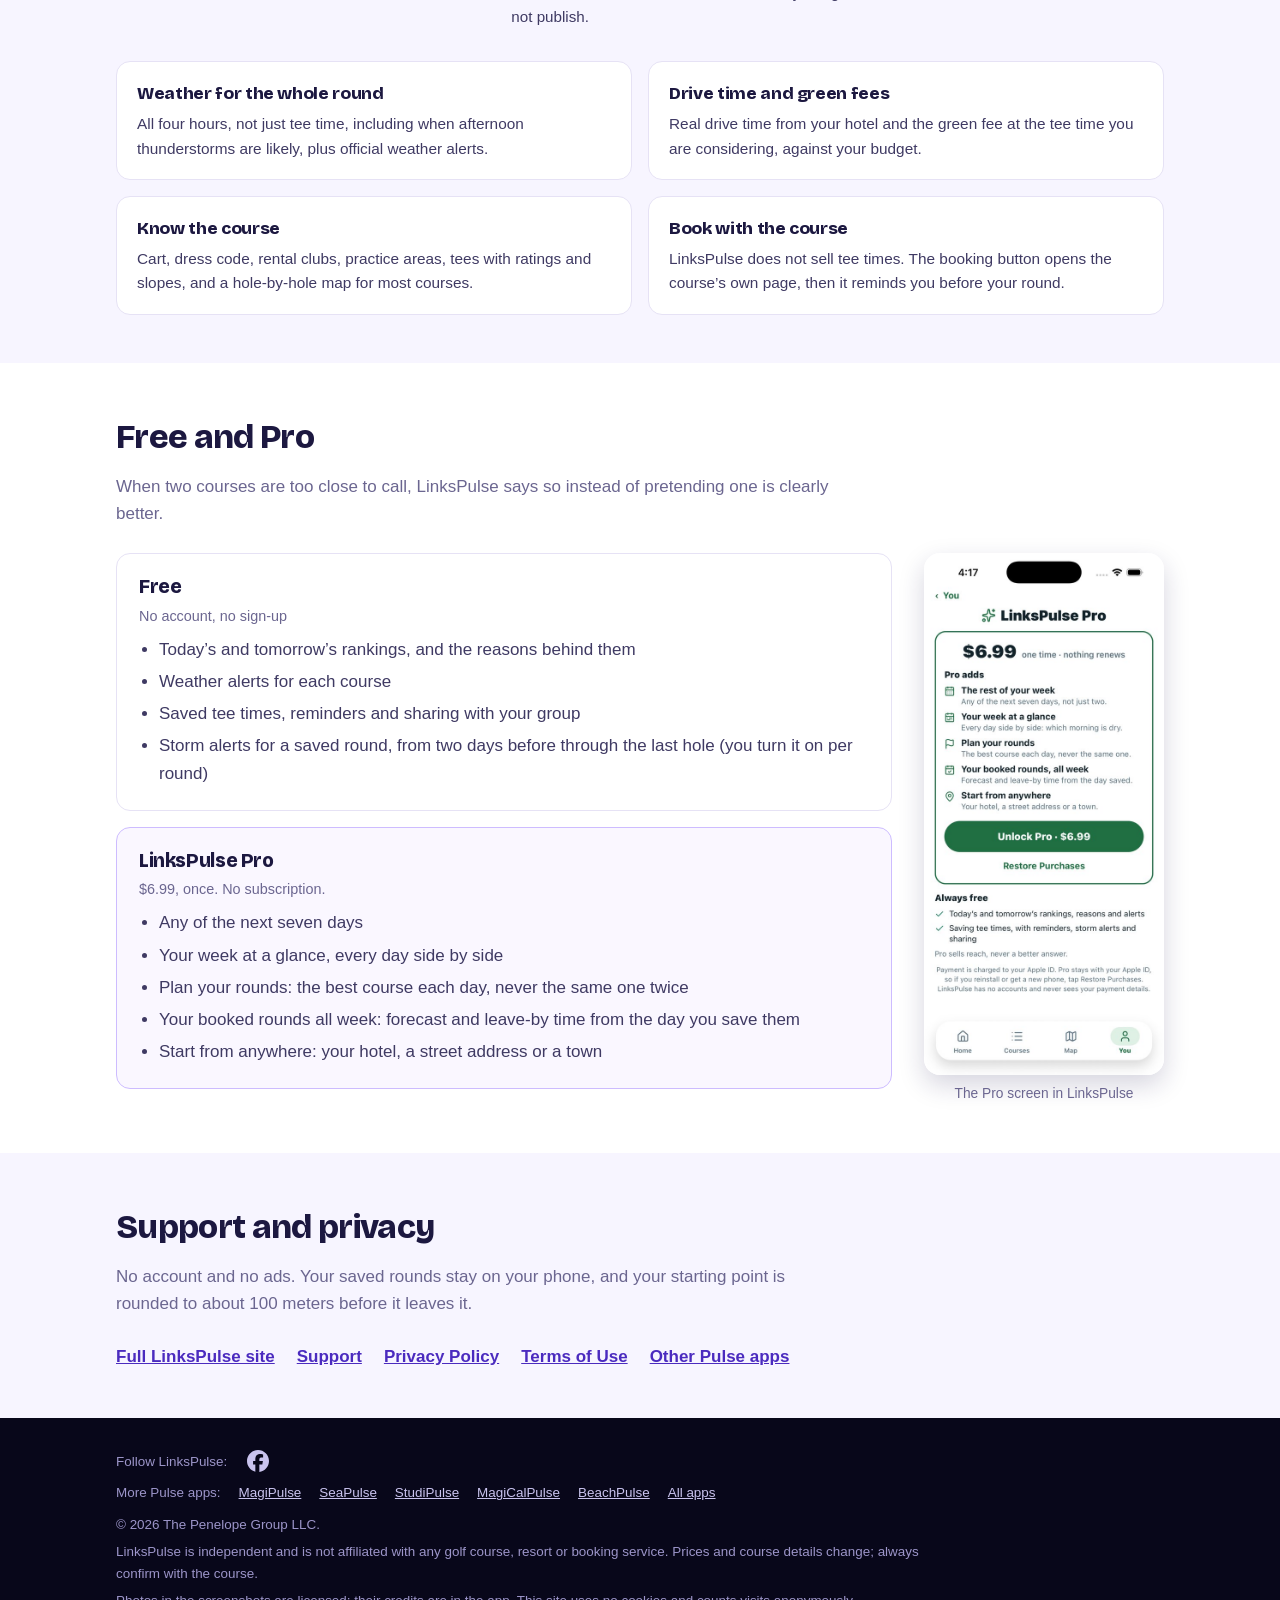
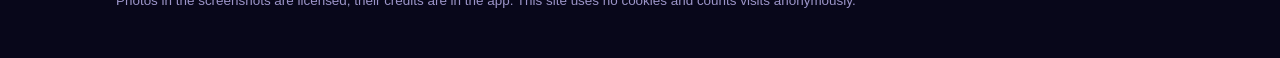
<file: linkspulse/index.html>
<!DOCTYPE html>
<!--
  LinksPulse page ("Coming soon"). Built 2026-10-17.
  ⚠️ Every claim comes from the App Store listing in
     ~/LinksPulse/fastlane/metadata/en-US/description.txt. Pro is a one-time
     purchase: $6.99 US, checked 2026-10-17 in ASC (manual price, base territory
     USA) and RevenueCat (default offering, $rc_lifetime package).
  ⚠️ Screenshots are the raw captures behind the App Store set (fastlane raw/).
     Course photos are licensed (credits in the app's Credits screen).
  ⚠️ LinksPulse already has its own site at LinksPulse-legal/ (its ASC
     marketing URL). This page links there rather than replacing it.
-->
<html lang="en">
<head>
  <meta charset="UTF-8">
  <meta name="viewport" content="width=device-width, initial-scale=1, viewport-fit=cover">
  <title>LinksPulse · Where to play golf in Central Florida</title>
  <meta name="description" content="LinksPulse ranks Central Florida golf courses for your day on weather across the whole round, real drive time and the green fee at your tee time, and says why.">
  <link rel="icon" type="image/png" href="../assets/img/icon-linkspulse.png">
  <link rel="apple-touch-icon" href="../assets/img/icon-linkspulse.png">
  <link rel="stylesheet" href="../assets/site.css?v=5">
  <meta property="og:type" content="website">
  <meta property="og:title" content="LinksPulse: where to play golf in Central Florida, and why">
  <meta property="og:description" content="LinksPulse ranks Central Florida golf courses for your day on weather across the whole round, real drive time and the green fee at your tee time, and says why.">
  <meta property="og:image" content="https://pulsefamily.app/assets/img/share-linkspulse.jpg">
  <meta property="og:url" content="https://pulsefamily.app/linkspulse/">
  <meta name="twitter:card" content="summary_large_image">
</head>
<body class="lp">
  <header class="apphero">
    <div class="wrap">
      <nav class="nav">
        <a class="brand" href="../"><span class="mark"><svg viewBox="0 0 24 24" fill="none" stroke="#fff" stroke-width="2.6" stroke-linecap="round" stroke-linejoin="round" aria-hidden="true"><path d="M2 13h4l2.5-6 4 11 3-8 1.5 3H22"/></svg></span>The Pulse Family of Apps</a>
        <div class="links"><a href="#features">Features</a><a href="#pro">Free &amp; Pro</a><a href="#help">Support</a><a href="../">All apps</a></div>
      </nav>
    </div>
    <div class="wrap apphero-in">
      <div>
        <div class="appname"><img src="../assets/img/icon-linkspulse.png" alt="" width="60" height="60"><span>LinksPulse</span></div>
        <h1>Where to play golf, and why.</h1>
        <p>Tell it when you want to play, how many are in your group, where you are starting from and what you want to spend. LinksPulse ranks the courses for that day and explains why each one placed where it did.</p>
        <span class="soonpill">Coming soon to iPhone</span>
        <span class="soonnext">Out now: <a href="../magipulse/">MagiPulse for Walt Disney World ›</a></span>
        <span class="price">Free to download. LinksPulse Pro is a one-time $6.99 purchase. No account, no sign-in, no ads.</span>
      </div>
      <div class="herovid"><img class="heroshot" src="../assets/img/lp-results.jpg" alt="Results: courses ranked for your round, with the top pick" width="560" height="1217"></div>
    </div>
  </header>

  <main>
    <section class="light" id="features">
      <div class="wrap">
        <h2>What it does</h2>
        <p class="sub">Courses across Orlando, Kissimmee and the Disney area.</p>
        <div class="shots">
          <figure><img src="../assets/img/lp-round.jpg" alt="Your round, hour by hour" width="560" height="1217" loading="lazy">
            <figcaption><b>Weather for your whole round</b>Hour by hour from your tee time to the last hole: rain, heat and wind.</figcaption></figure>
          <figure><img src="../assets/img/lp-course.jpg" alt="The course: who can play, carts, food and drink" width="560" height="1217" loading="lazy">
            <figcaption><b>Know the course before you go</b>Who can play, carts and walking, food and drink, and what the course does not publish.</figcaption></figure>
          <figure><img src="../assets/img/lp-holes.jpg" alt="Every hole on the map with par and yardage" width="560" height="1217" loading="lazy">
            <figcaption><b>Every hole, mapped</b>The layout on a map, with par and yardage for each hole.</figcaption></figure>
        </div>
        <div class="feats">
          <div class="feat"><h3>Weather for the whole round</h3><p>All four hours, not just tee time, including when afternoon thunderstorms are likely, plus official weather alerts.</p></div>
          <div class="feat"><h3>Drive time and green fees</h3><p>Real drive time from your hotel and the green fee at the tee time you are considering, against your budget.</p></div>
          <div class="feat"><h3>Know the course</h3><p>Cart, dress code, rental clubs, practice areas, tees with ratings and slopes, and a hole-by-hole map for most courses.</p></div>
          <div class="feat"><h3>Book with the course</h3><p>LinksPulse does not sell tee times. The booking button opens the course’s own page, then it reminds you before your round.</p></div>
        </div>
      </div>
    </section>

    <section class="white" id="pro">
      <div class="wrap">
        <h2>Free and Pro</h2>
        <p class="sub">When two courses are too close to call, LinksPulse says so instead of pretending one is clearly better.</p>
        <div class="prowrap">
          <div class="tiers">
            <div class="tier"><h3>Free</h3><p class="cost">No account, no sign-up</p>
              <ul><li>Today’s and tomorrow’s rankings, and the reasons behind them</li><li>Weather alerts for each course</li><li>Saved tee times, reminders and sharing with your group</li><li>Storm alerts for a saved round, from two days before through the last hole (you turn it on per round)</li></ul></div>
            <div class="tier pro"><h3>LinksPulse Pro</h3><p class="cost">$6.99, once. No subscription.</p>
              <ul><li>Any of the next seven days</li><li>Your week at a glance, every day side by side</li><li>Plan your rounds: the best course each day, never the same one twice</li><li>Your booked rounds all week: forecast and leave-by time from the day you save them</li><li>Start from anywhere: your hotel, a street address or a town</li></ul></div>
          </div>
          <figure class="prophone"><img src="../assets/img/lp-pro.jpg" alt="The LinksPulse Pro screen: $6.99 one time, with what Pro adds and what stays free" width="560" height="1217" loading="lazy">
            <figcaption>The Pro screen in LinksPulse</figcaption></figure>
        </div>
      </div>
    </section>

    <section class="light" id="help">
      <div class="wrap">
        <h2>Support and privacy</h2>
        <p class="sub">No account and no ads. Your saved rounds stay on your phone, and your starting point is rounded to about 100 meters before it leaves it.</p>
        <div class="docs">
          <a href="https://pulsefamily.app/LinksPulse-legal/">Full LinksPulse site</a>
          <a href="https://pulsefamily.app/LinksPulse-legal/support.html">Support</a>
          <a href="https://pulsefamily.app/LinksPulse-legal/privacy.html">Privacy Policy</a>
          <a href="https://pulsefamily.app/LinksPulse-legal/terms.html">Terms of Use</a>
          <a href="../">Other Pulse apps</a>
        </div>
      </div>
    </section>
  </main>

  <footer>
    <div class="wrap">
      <p class="foot-links foot-social"><span>Follow LinksPulse:</span><a class="fb" href="https://www.facebook.com/LinksPulse" aria-label="LinksPulse on Facebook"><svg viewBox="0 0 24 24" aria-hidden="true" focusable="false"><path d="M9.101 23.691v-7.98H6.627v-3.667h2.474v-1.58c0-4.085 1.848-5.978 5.858-5.978.401 0 .955.042 1.468.103a8.68 8.68 0 0 1 1.141.195v3.325a8.623 8.623 0 0 0-.653-.036 26.805 26.805 0 0 0-.733-.009c-.707 0-1.259.096-1.675.309a1.686 1.686 0 0 0-.679.622c-.258.42-.374.995-.374 1.752v1.297h3.919l-.386 2.103-.287 1.564h-3.246v8.245C19.396 23.238 24 18.179 24 12.044c0-6.627-5.373-12-12-12s-12 5.373-12 12c0 5.628 3.874 10.35 9.101 11.647Z"/></svg></a></p>
      <p class="foot-links"><span>More Pulse apps:</span> <a href="../magipulse/">MagiPulse</a> <a href="../seapulse/">SeaPulse</a> <a href="../studipulse/">StudiPulse</a> <a href="../magicalpulse/">MagiCalPulse</a> <a href="../beachpulse/">BeachPulse</a> <a href="../">All apps</a></p>
      <p>© 2026 The Penelope Group LLC.</p>
      <p>LinksPulse is independent and is not affiliated with any golf course, resort or booking service. Prices and course details change; always confirm with the course.</p>
      <p>Photos in the screenshots are licensed; their credits are in the app. This site uses no cookies and counts visits anonymously.</p>
    </div>
  </footer>
  <script src="/assets/count.js" defer></script>
</body>
</html>
</file>
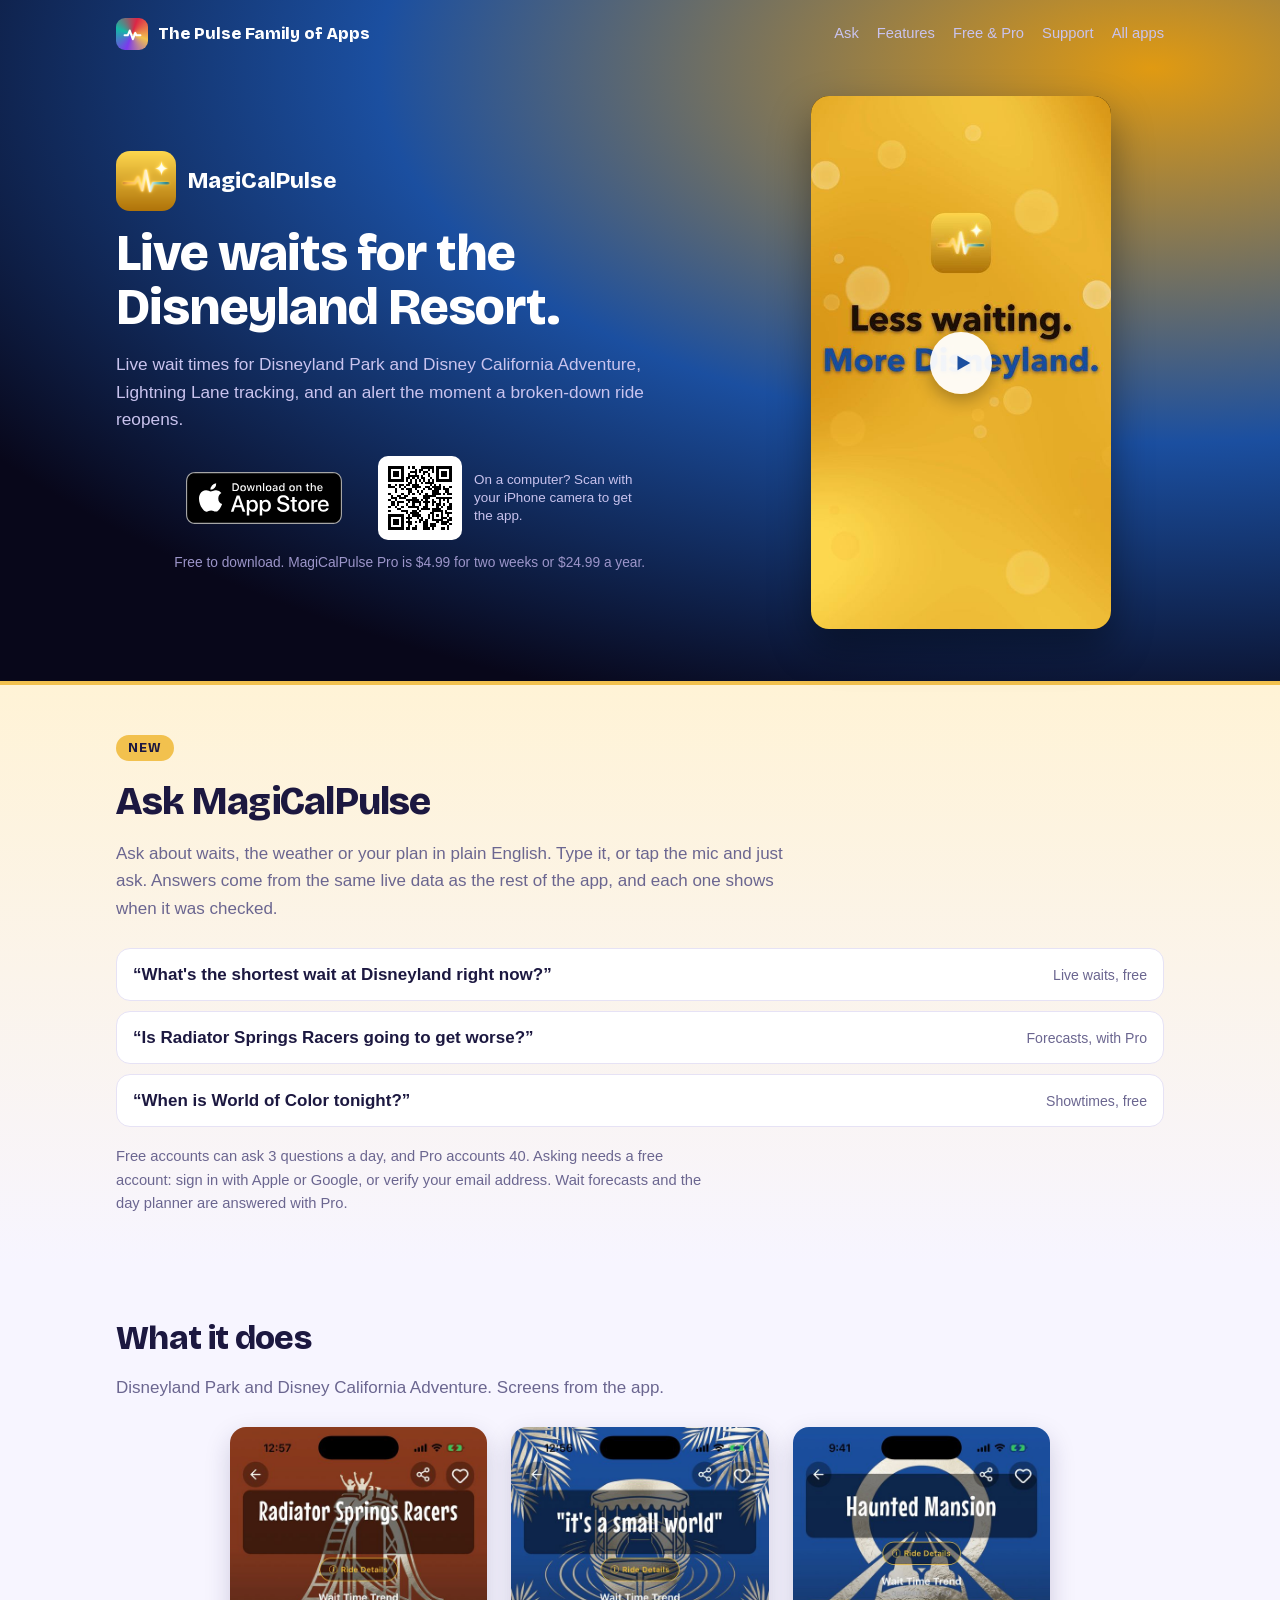
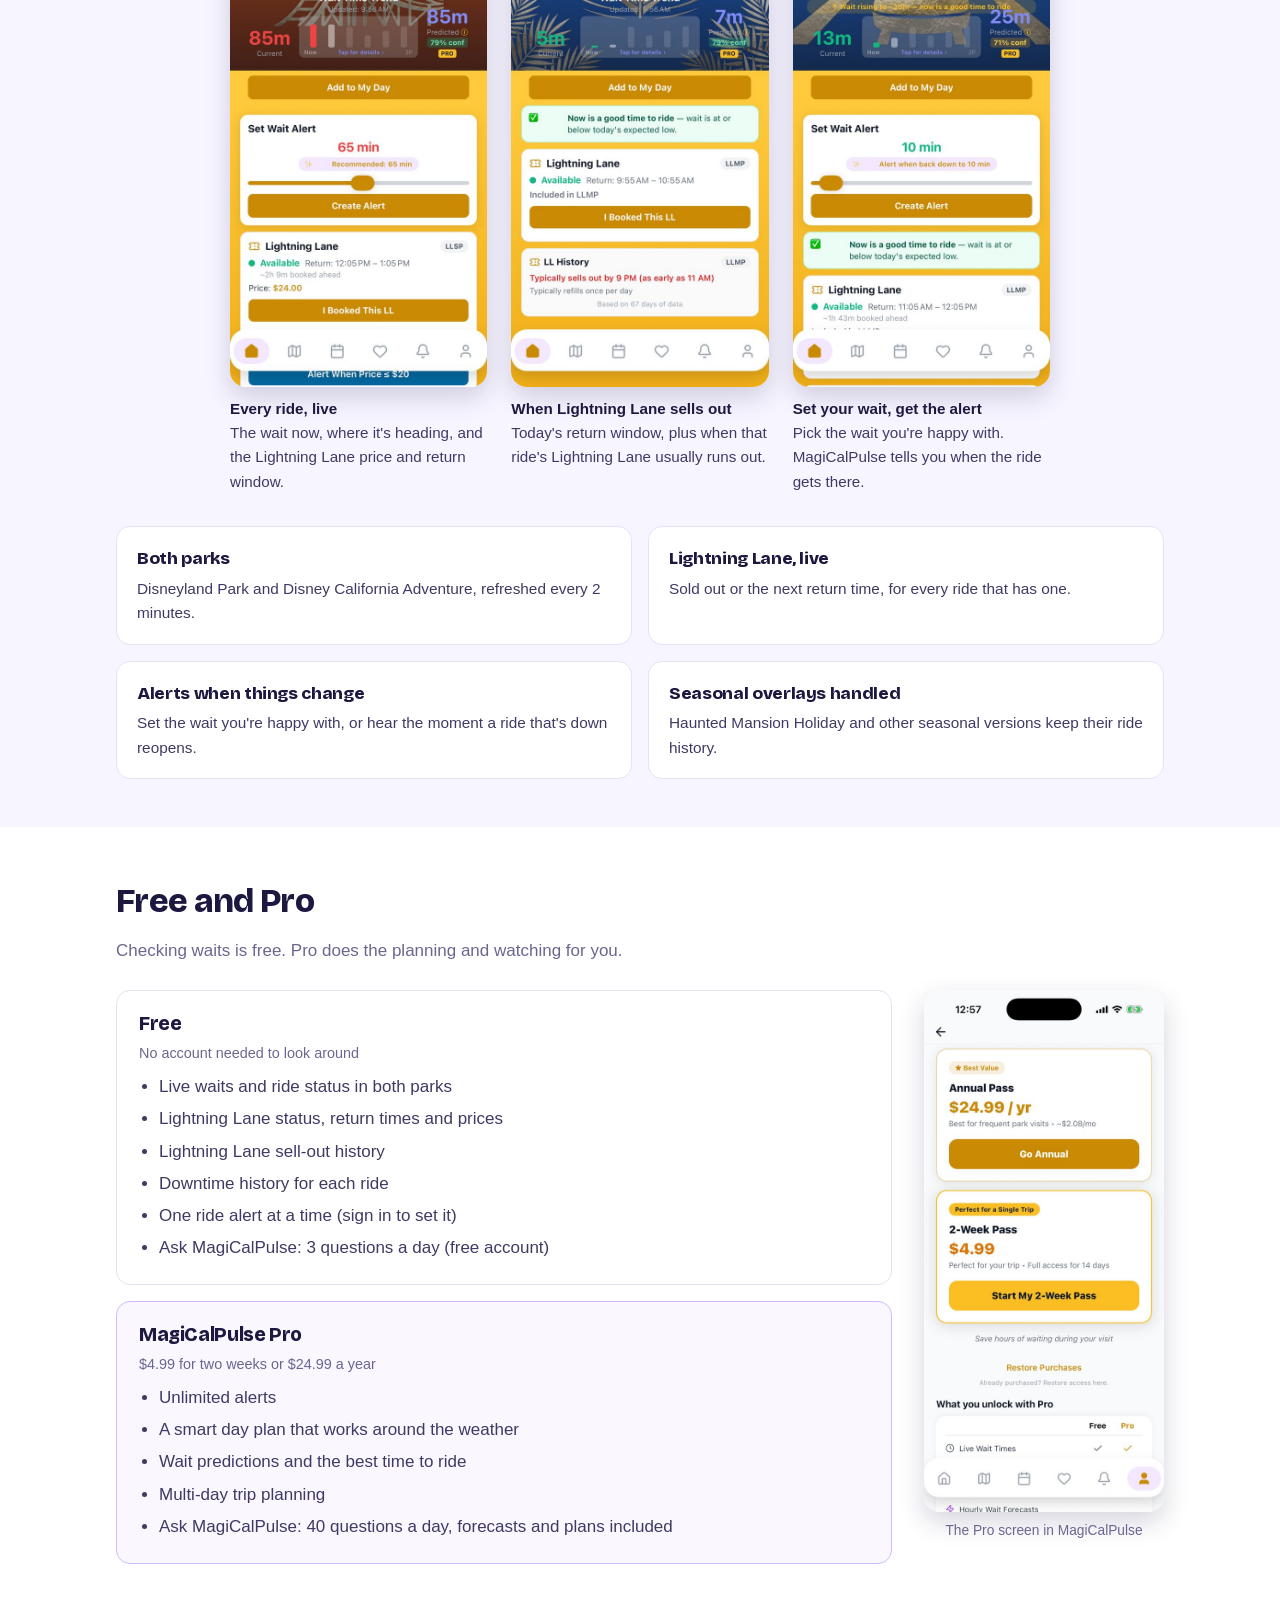
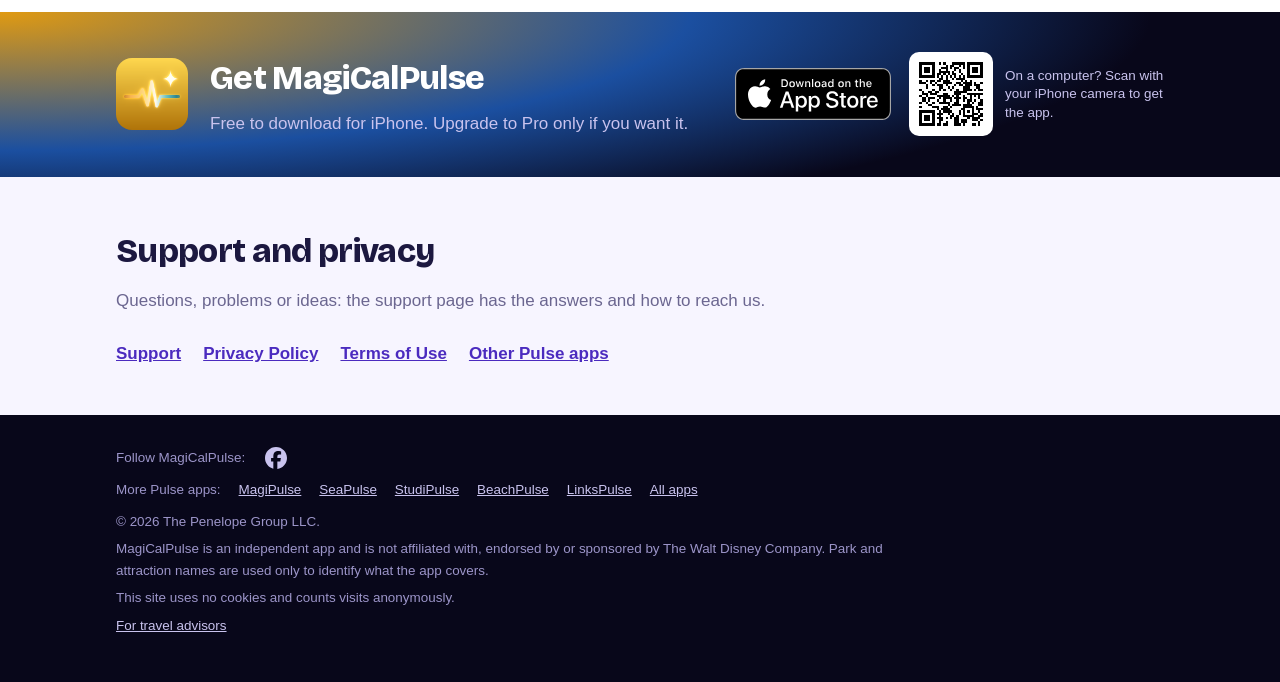
<file: magicalpulse/index.html>
<!DOCTYPE html>
<!--
  MagiCalPulse page. Built 2026-10-17.
  ⚠️ ON THE APP STORE since 2026-11-14: App Store id 6800159547 (iTunes lookup:
     bundle com.thepenelopegroup.magicalpulse, 1.0.0, Free; checked 2026-11-17).
     The QR code encodes https://apps.apple.com/app/id6800159547 and was checked
     by decoding it.
  ⚠️ Features checked against src/config/flavors/magicalpulse.js on 2026-10-17.
  ⚠️ Legal links stay on https://pulsefamily.app/MagiCalPulse-legal/ until a build points legalUrls here.
  ⚠️ videos/overview.mp4 is a 720 px web copy of DisneyWait/docs/video/magicalpulse_overview.mp4
     (recorded live 2026-11-18, real app screens; its footnote says waits are live; re-rendered 2026-11-19).
-->
<html lang="en">
<head>
  <meta charset="UTF-8">
  <meta name="viewport" content="width=device-width, initial-scale=1, viewport-fit=cover">
  <title>MagiCalPulse · Disneyland Resort wait times</title>
  <meta name="description" content="Live wait times for Disneyland Park and Disney California Adventure, Lightning Lane tracking, and an alert the moment a broken-down ride reopens.">
  <link rel="icon" type="image/png" href="../assets/img/icon-magicalpulse.png">
  <link rel="apple-touch-icon" href="../assets/img/icon-magicalpulse.png">
  <link rel="stylesheet" href="../assets/site.css?v=16">
  <meta property="og:type" content="website">
  <meta property="og:title" content="MagiCalPulse: Disneyland Resort wait times">
  <meta property="og:description" content="Live wait times for Disneyland Park and Disney California Adventure, Lightning Lane tracking, and an alert the moment a broken-down ride reopens.">
  <meta property="og:image" content="https://pulsefamily.app/assets/img/share-magicalpulse.jpg">
  <meta property="og:url" content="https://pulsefamily.app/magicalpulse/">
  <meta name="twitter:card" content="summary_large_image">
</head>
<body class="mc">
  <header class="apphero">
    <div class="wrap">
      <nav class="nav">
        <a class="brand" href="../"><span class="mark"><svg viewBox="0 0 24 24" fill="none" stroke="#fff" stroke-width="2.6" stroke-linecap="round" stroke-linejoin="round" aria-hidden="true"><path d="M2 13h4l2.5-6 4 11 3-8 1.5 3H22"/></svg></span>The Pulse Family of Apps</a>
        <div class="links"><a href="#ask">Ask</a><a href="#features">Features</a><a href="#pro">Free &amp; Pro</a><a href="#help">Support</a><a href="../">All apps</a></div>
      </nav>
    </div>
    <div class="wrap apphero-in">
      <div>
        <div class="appname"><img src="../assets/img/icon-magicalpulse.png" alt="" width="60" height="60"><span>MagiCalPulse</span></div>
        <h1>Live waits for the Disneyland Resort.</h1>
        <p>Live wait times for Disneyland Park and Disney California Adventure, Lightning Lane tracking, and an alert the moment a broken-down ride reopens.</p>
        <div class="get">
          <a class="badge" href="https://apps.apple.com/app/id6800159547"><img src="../assets/img/app-store-badge.svg" alt="Download on the App Store" width="156" height="52"></a>
          <div class="qr"><img src="../assets/img/qr-magicalpulse.svg" alt="QR code for MagiCalPulse on the App Store" width="84" height="84"><span>On a computer? Scan with your iPhone camera to get the app.</span></div>
        </div>
        <span class="price">Free to download. MagiCalPulse Pro is $4.99 for two weeks or $24.99 a year.</span>
      </div>
      <div class="herovid">
        <div class="vid" data-src="videos/overview.mp4">
          <img src="videos/overview-hero.jpg" alt="MagiCalPulse in 46 seconds: live waits at both parks, Lightning Lane sell-outs, a reopening alert, the day planner and the land heat map" width="540" height="960">
          <button type="button" aria-label="Play the MagiCalPulse overview video"><i><svg viewBox="0 0 24 24"><path d="M6 4l14 8-14 8z"/></svg></i></button>
        </div>
      </div>
    </div>
  </header>

  <main>
    <!-- ⚠️ ASK MAGICALPULSE, added 2026-11-23. PUBLISH ONLY ONCE 1.0.1 IS ON
         THE APP STORE: 1.0.0 has no Ask bar, and the "New" pill promises it.
         ⚠️ Limits match functions/askPulse DEFAULTS (3 a day free, 40 with
         Pro; an email account must be verified; forecasts and the planner are
         Pro). MagiCal's server has no Lightning Lane price tool, so the note
         does not name it. No video yet: the MagiPulse Ask video shows Walt
         Disney World. -->
    <section class="newband" id="ask">
      <div class="wrap">
        <span class="newpill">New</span>
        <h2>Ask MagiCalPulse</h2>
        <p class="sub">Ask about waits, the weather or your plan in plain English. Type it, or tap the mic and just ask. Answers come from the same live data as the rest of the app, and each one shows when it was checked.</p>
        <ul class="asklist">
          <li><q>What's the shortest wait at Disneyland right now?</q><span>Live waits, free</span></li>
          <li><q>Is Radiator Springs Racers going to get worse?</q><span>Forecasts, with Pro</span></li>
          <li><q>When is World of Color tonight?</q><span>Showtimes, free</span></li>
        </ul>
        <p class="note">Free accounts can ask 3 questions a day, and Pro accounts 40. Asking needs a free account: sign in with Apple or Google, or verify your email address. Wait forecasts and the day planner are answered with Pro.</p>
      </div>
    </section>

    <section class="light" id="features">
      <div class="wrap">
        <h2>What it does</h2>
        <p class="sub">Disneyland Park and Disney California Adventure. Screens from the app.</p>
        <div class="shots">
          <figure><img src="../assets/img/mc-rsr.jpg" alt="The Radiator Springs Racers page with an 85-minute wait, the predicted wait and a $24 Lightning Lane with its return window" width="560" height="1218" loading="lazy">
            <figcaption><b>Every ride, live</b>The wait now, where it's heading, and the Lightning Lane price and return window.</figcaption></figure>
          <figure><img src="../assets/img/mc-ll.jpg" alt="A ride page showing Lightning Lane available with a return window and its usual sell-out time" width="560" height="1218" loading="lazy">
            <figcaption><b>When Lightning Lane sells out</b>Today's return window, plus when that ride's Lightning Lane usually runs out.</figcaption></figure>
          <figure><img src="../assets/img/mc-ride.jpg" alt="A ride page with the current wait, predicted wait, a wait alert and Lightning Lane status" width="560" height="1218" loading="lazy">
            <figcaption><b>Set your wait, get the alert</b>Pick the wait you're happy with. MagiCalPulse tells you when the ride gets there.</figcaption></figure>
        </div>
        <div class="feats">
          <div class="feat"><h3>Both parks</h3><p>Disneyland Park and Disney California Adventure, refreshed every 2 minutes.</p></div>
          <div class="feat"><h3>Lightning Lane, live</h3><p>Sold out or the next return time, for every ride that has one.</p></div>
          <div class="feat"><h3>Alerts when things change</h3><p>Set the wait you're happy with, or hear the moment a ride that's down reopens.</p></div>
          <div class="feat"><h3>Seasonal overlays handled</h3><p>Haunted Mansion Holiday and other seasonal versions keep their ride history.</p></div>
        </div>
      </div>
    </section>

    <section class="white" id="pro">
      <div class="wrap">
        <h2>Free and Pro</h2>
        <p class="sub">Checking waits is free. Pro does the planning and watching for you.</p>
        <div class="prowrap">
          <div class="tiers">
            <div class="tier"><h3>Free</h3><p class="cost">No account needed to look around</p>
              <ul><li>Live waits and ride status in both parks</li><li>Lightning Lane status, return times and prices</li><li>Lightning Lane sell-out history</li><li>Downtime history for each ride</li><li>One ride alert at a time (sign in to set it)</li><li>Ask MagiCalPulse: 3 questions a day (free account)</li></ul></div>
            <div class="tier pro"><h3>MagiCalPulse Pro</h3><p class="cost">$4.99 for two weeks or $24.99 a year</p>
              <ul><li>Unlimited alerts</li><li>A smart day plan that works around the weather</li><li>Wait predictions and the best time to ride</li><li>Multi-day trip planning</li><li>Ask MagiCalPulse: 40 questions a day, forecasts and plans included</li></ul></div>
          </div>
          <figure class="prophone"><img src="../assets/img/mc-pro.jpg" alt="The MagiCalPulse Pro screen: Annual Pass $24.99 a year, 2-Week Pass $4.99" width="560" height="1218" loading="lazy">
            <figcaption>The Pro screen in MagiCalPulse</figcaption></figure>
        </div>
      </div>
    </section>

    <section class="getband">
      <div class="wrap getband-in">
        <img class="getband-icon" src="../assets/img/icon-magicalpulse.png" alt="" width="72" height="72">
        <div>
          <h2>Get MagiCalPulse</h2>
          <p>Free to download for iPhone. Upgrade to Pro only if you want it.</p>
        </div>
        <div class="get">
          <a class="badge" href="https://apps.apple.com/app/id6800159547"><img src="../assets/img/app-store-badge.svg" alt="Download on the App Store" width="156" height="52"></a>
          <div class="qr"><img src="../assets/img/qr-magicalpulse.svg" alt="QR code for MagiCalPulse on the App Store" width="84" height="84"><span>On a computer? Scan with your iPhone camera to get the app.</span></div>
        </div>
      </div>
    </section>

    <section class="light" id="help">
      <div class="wrap">
        <h2>Support and privacy</h2>
        <p class="sub">Questions, problems or ideas: the support page has the answers and how to reach us.</p>
        <div class="docs">
          <a href="https://pulsefamily.app/MagiCalPulse-legal/support.html">Support</a>
          <a href="https://pulsefamily.app/MagiCalPulse-legal/">Privacy Policy</a>
          <a href="https://pulsefamily.app/MagiCalPulse-legal/terms.html">Terms of Use</a>
          <a href="../">Other Pulse apps</a>
        </div>
      </div>
    </section>
  </main>

  <footer>
    <div class="wrap">
      <p class="foot-links foot-social"><span>Follow MagiCalPulse:</span><a class="fb" href="https://www.facebook.com/MagiCalPulse" aria-label="MagiCalPulse on Facebook"><svg viewBox="0 0 24 24" aria-hidden="true" focusable="false"><path d="M9.101 23.691v-7.98H6.627v-3.667h2.474v-1.58c0-4.085 1.848-5.978 5.858-5.978.401 0 .955.042 1.468.103a8.68 8.68 0 0 1 1.141.195v3.325a8.623 8.623 0 0 0-.653-.036 26.805 26.805 0 0 0-.733-.009c-.707 0-1.259.096-1.675.309a1.686 1.686 0 0 0-.679.622c-.258.42-.374.995-.374 1.752v1.297h3.919l-.386 2.103-.287 1.564h-3.246v8.245C19.396 23.238 24 18.179 24 12.044c0-6.627-5.373-12-12-12s-12 5.373-12 12c0 5.628 3.874 10.35 9.101 11.647Z"/></svg></a></p>
      <p class="foot-links"><span>More Pulse apps:</span> <a href="../magipulse/">MagiPulse</a> <a href="../seapulse/">SeaPulse</a> <a href="../studipulse/">StudiPulse</a> <a href="../beachpulse/">BeachPulse</a> <a href="../linkspulse/">LinksPulse</a> <a href="../">All apps</a></p>
      <p>© 2026 The Penelope Group LLC.</p>
      <p>MagiCalPulse is an independent app and is not affiliated with, endorsed by or sponsored by The Walt Disney Company. Park and attraction names are used only to identify what the app covers.</p>
      <p>This site uses no cookies and counts visits anonymously.</p>
      <p><a href="../travel-advisors/#magicalpulse">For travel advisors</a></p>
    </div>
  </footer>
  <script src="../assets/site.js?v=2"></script>
  <script src="/assets/count.js" defer></script>
</body>
</html>
</file>
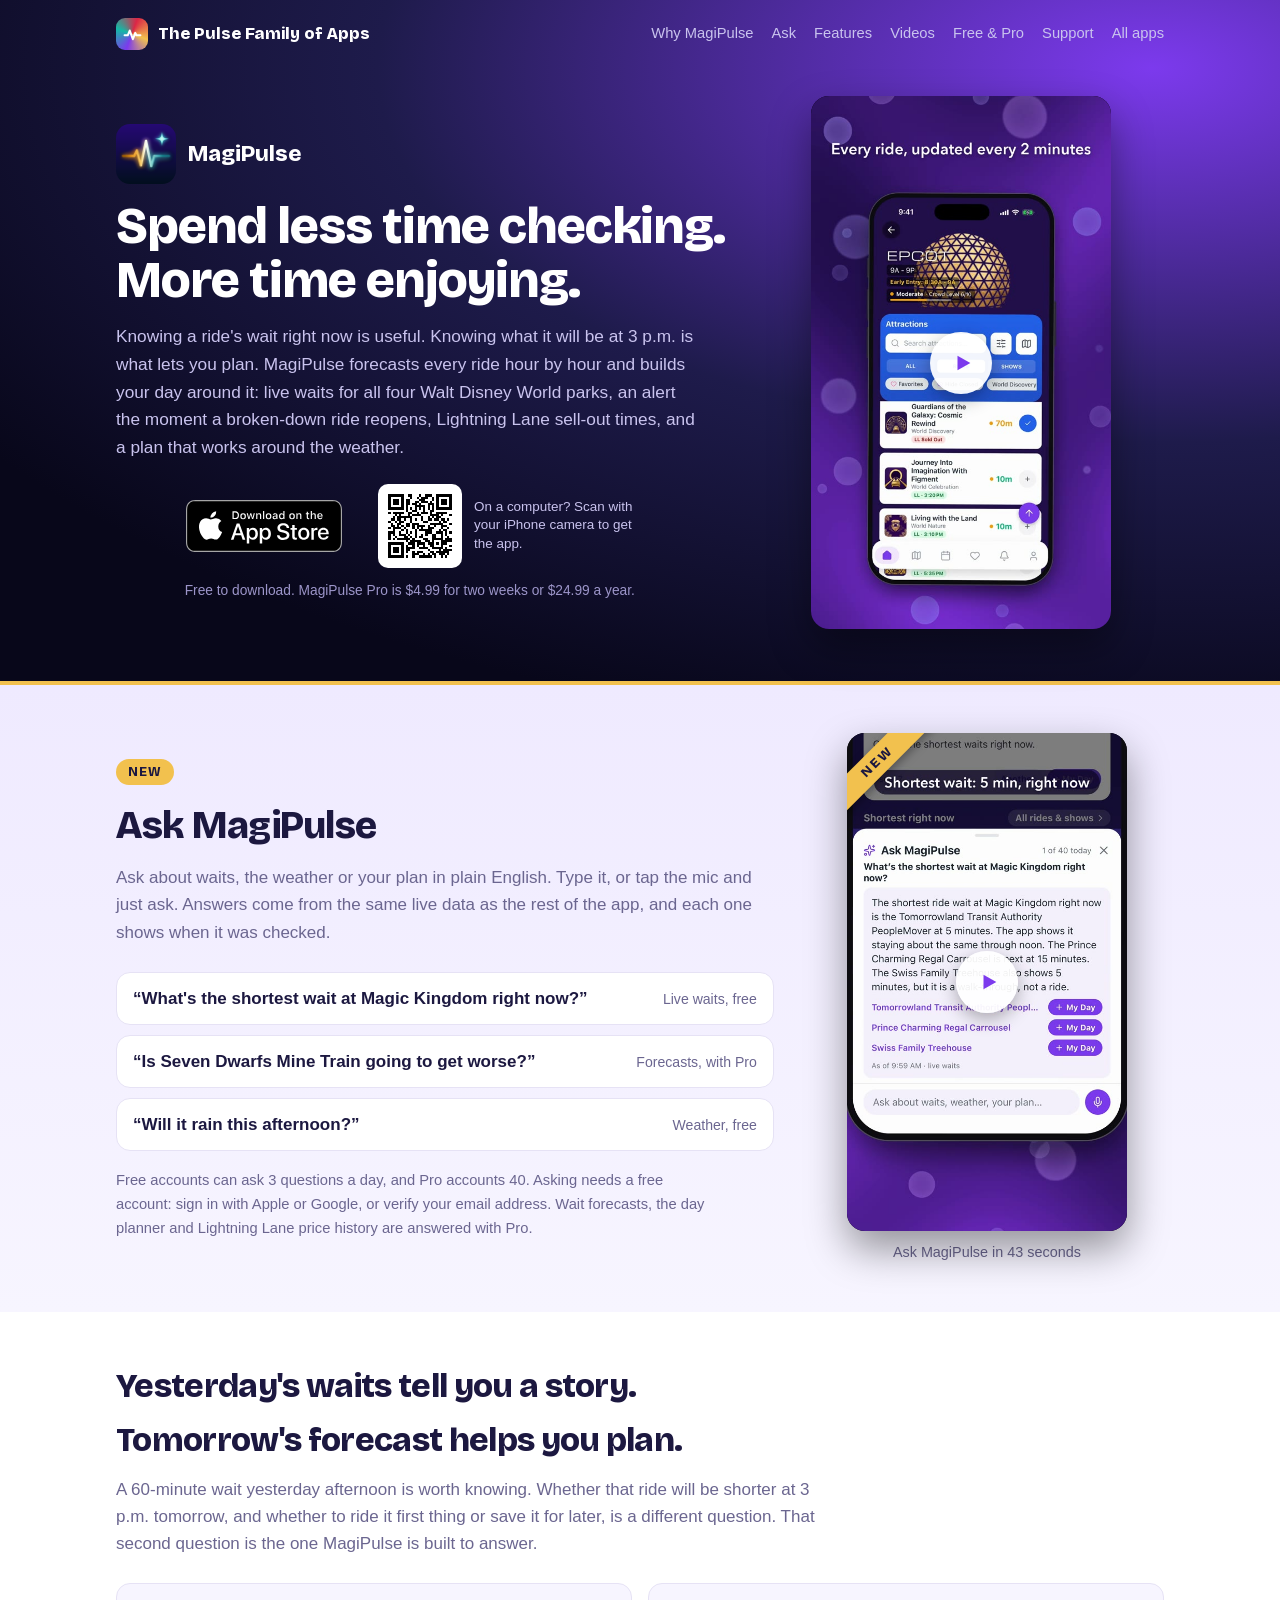
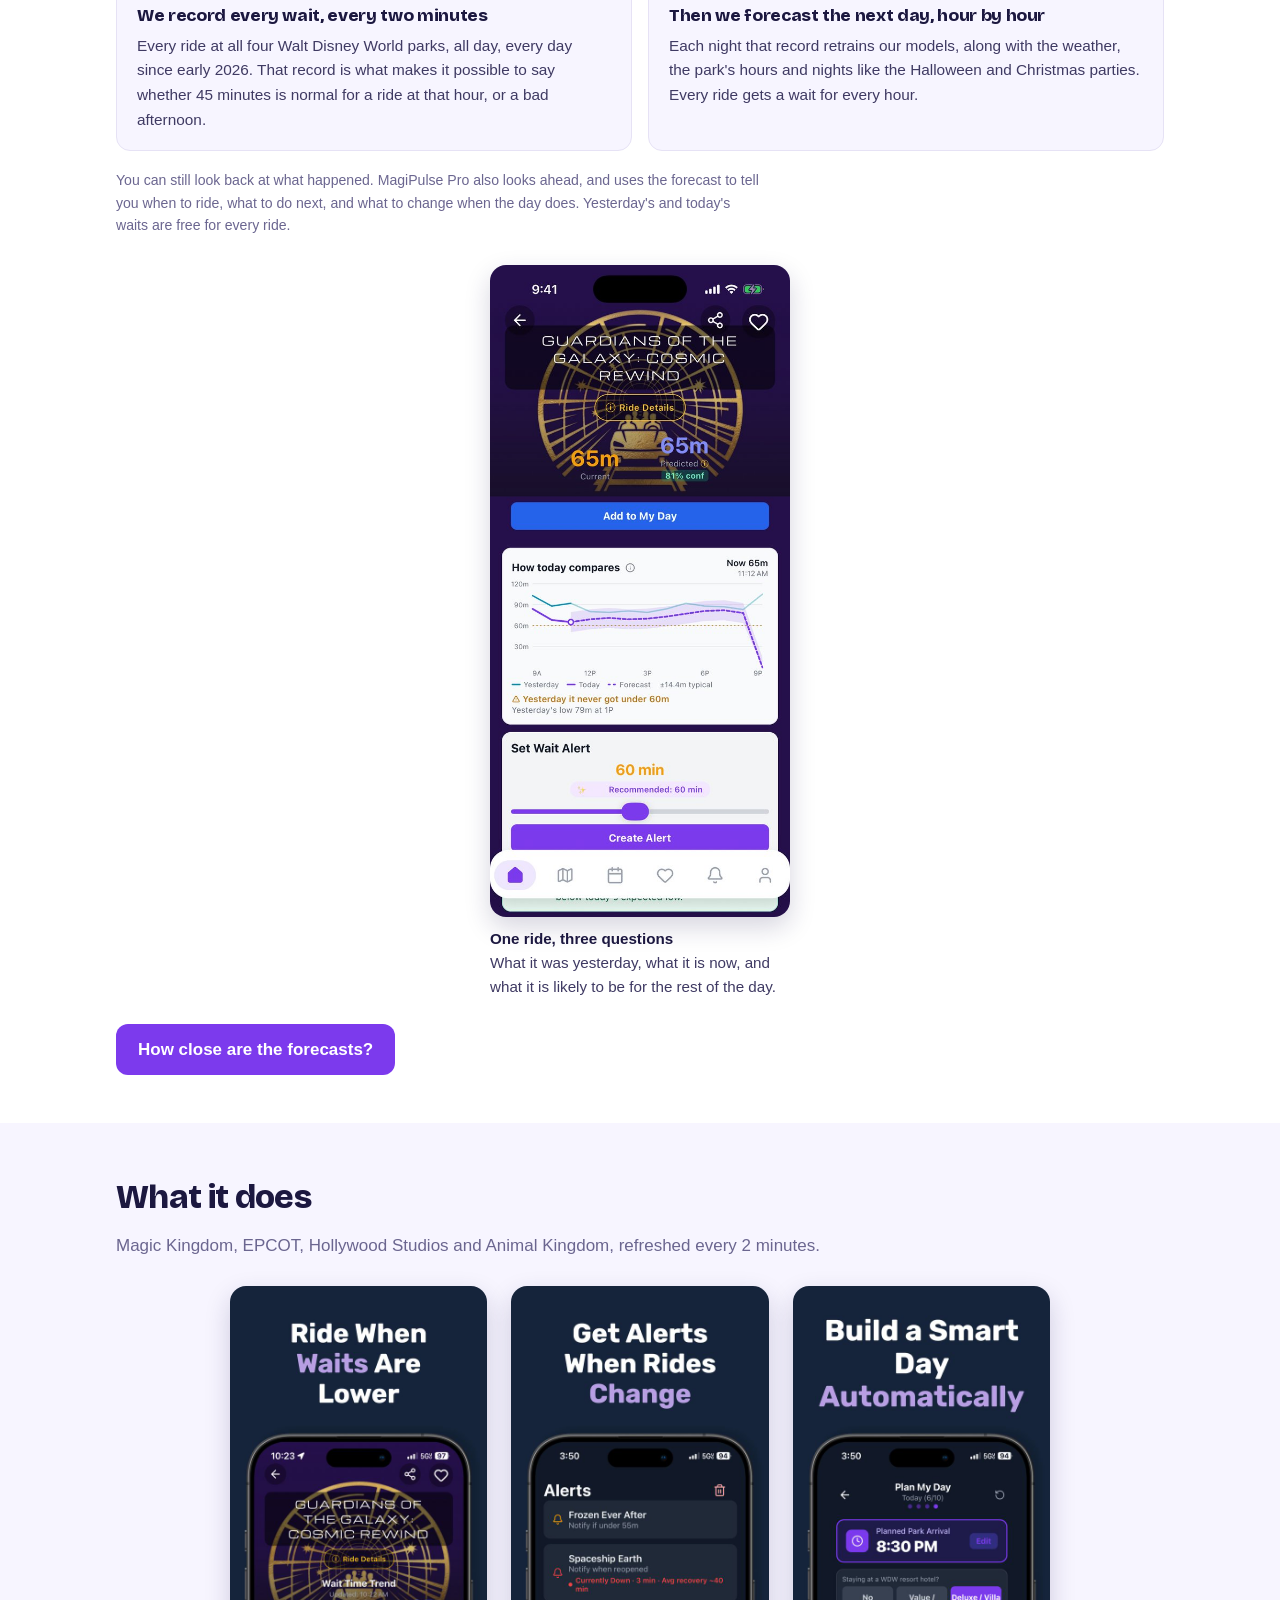
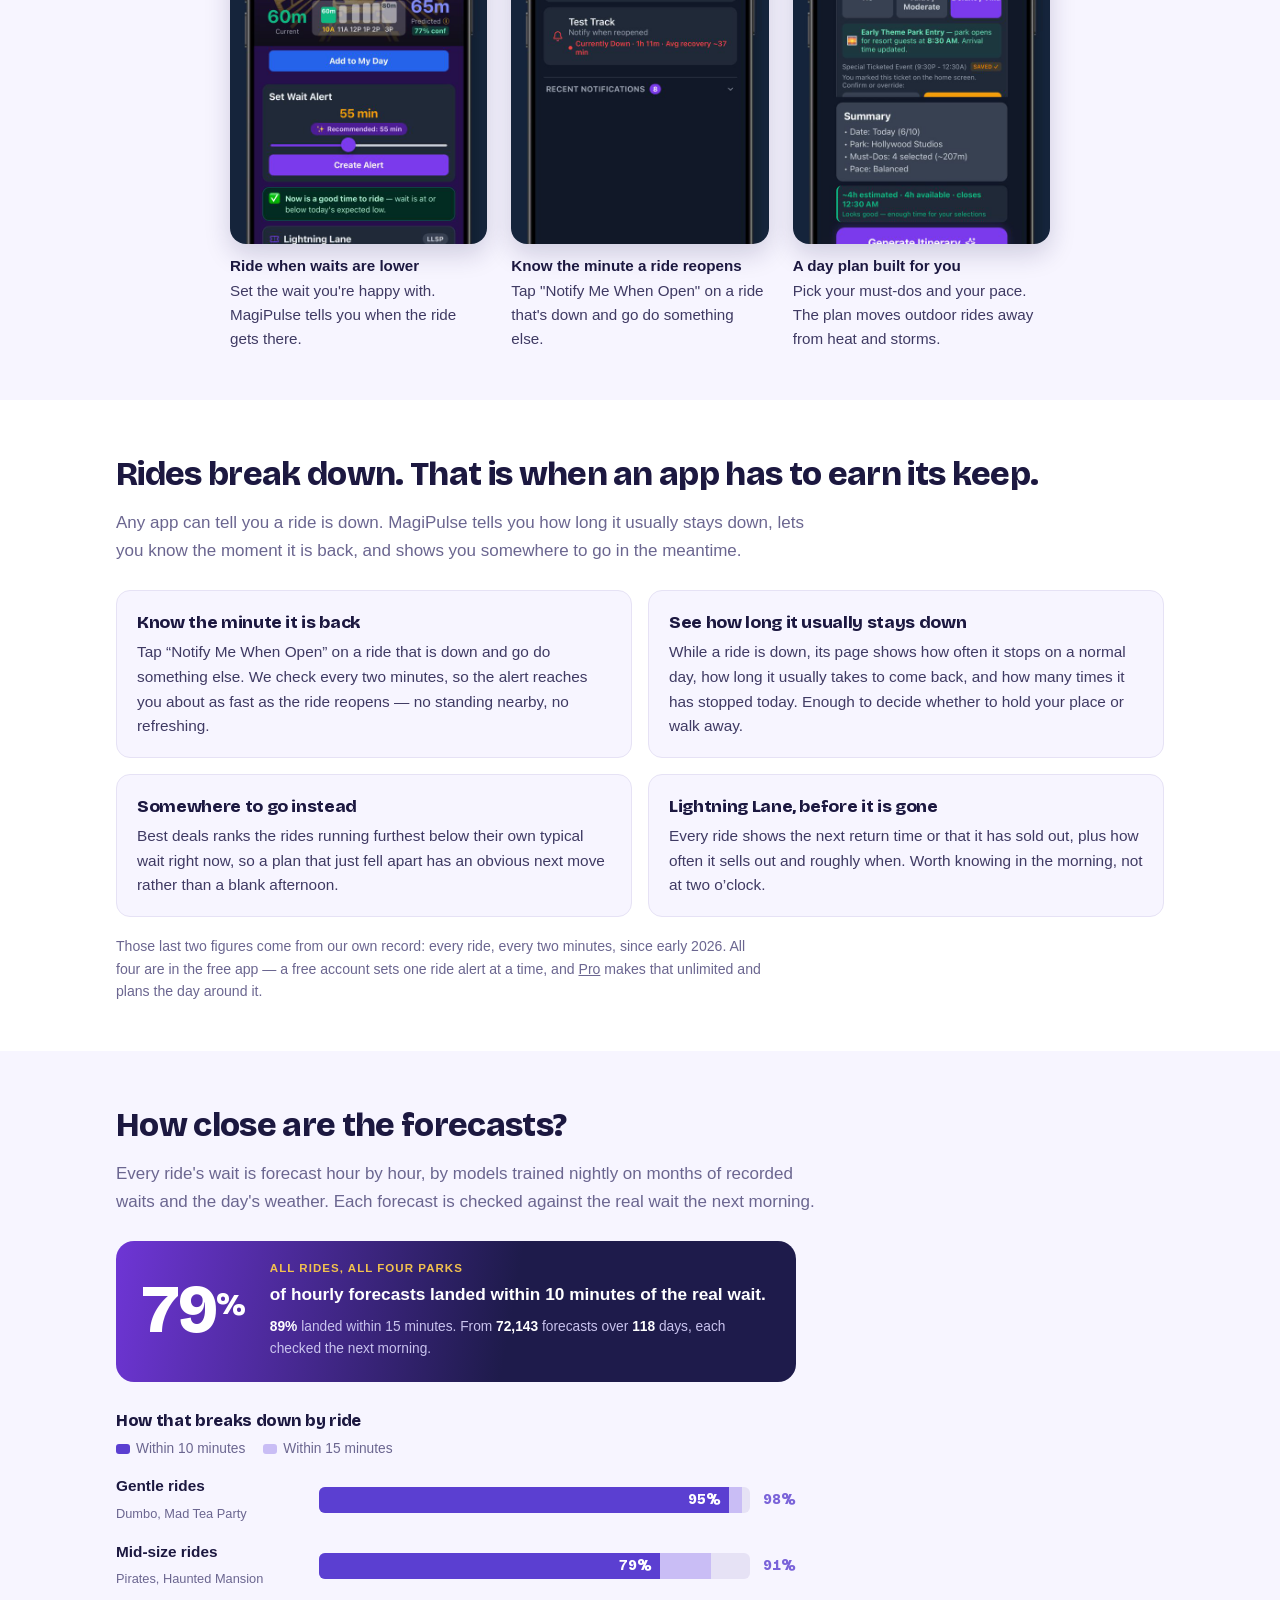
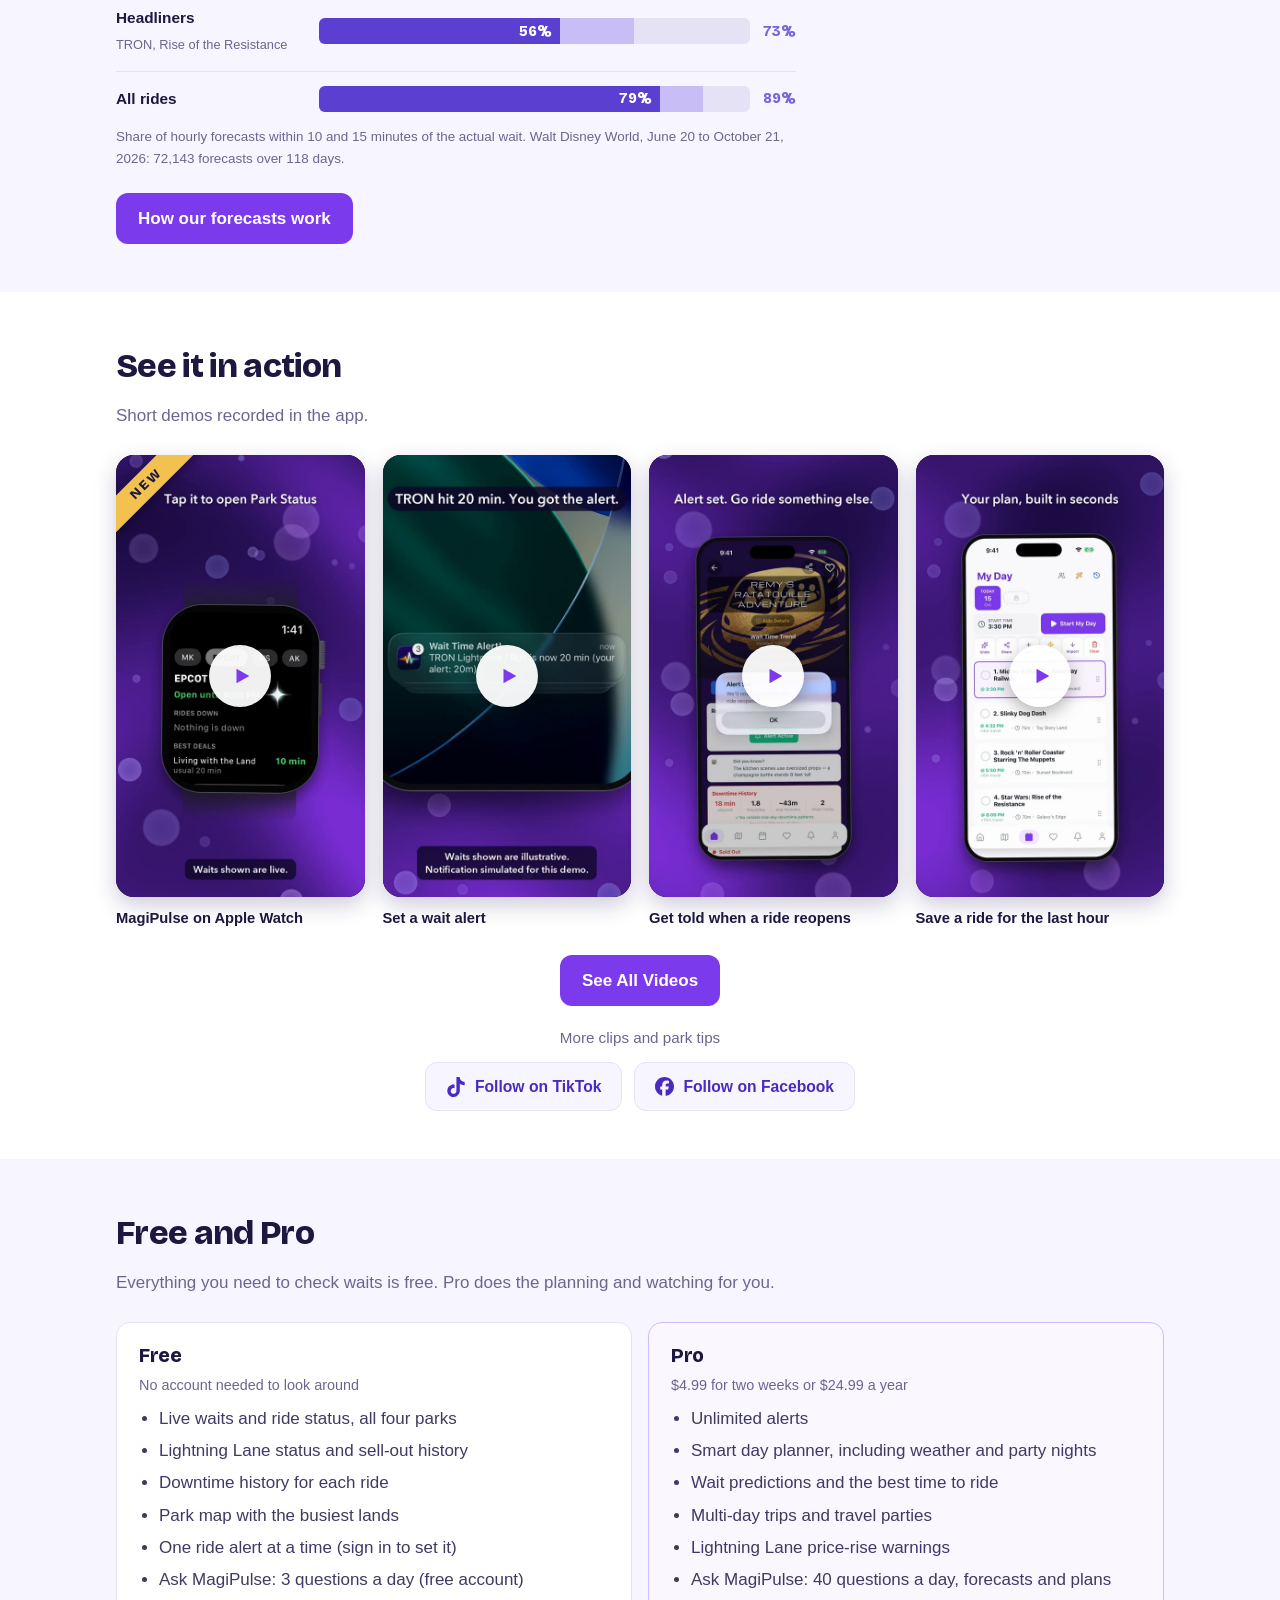
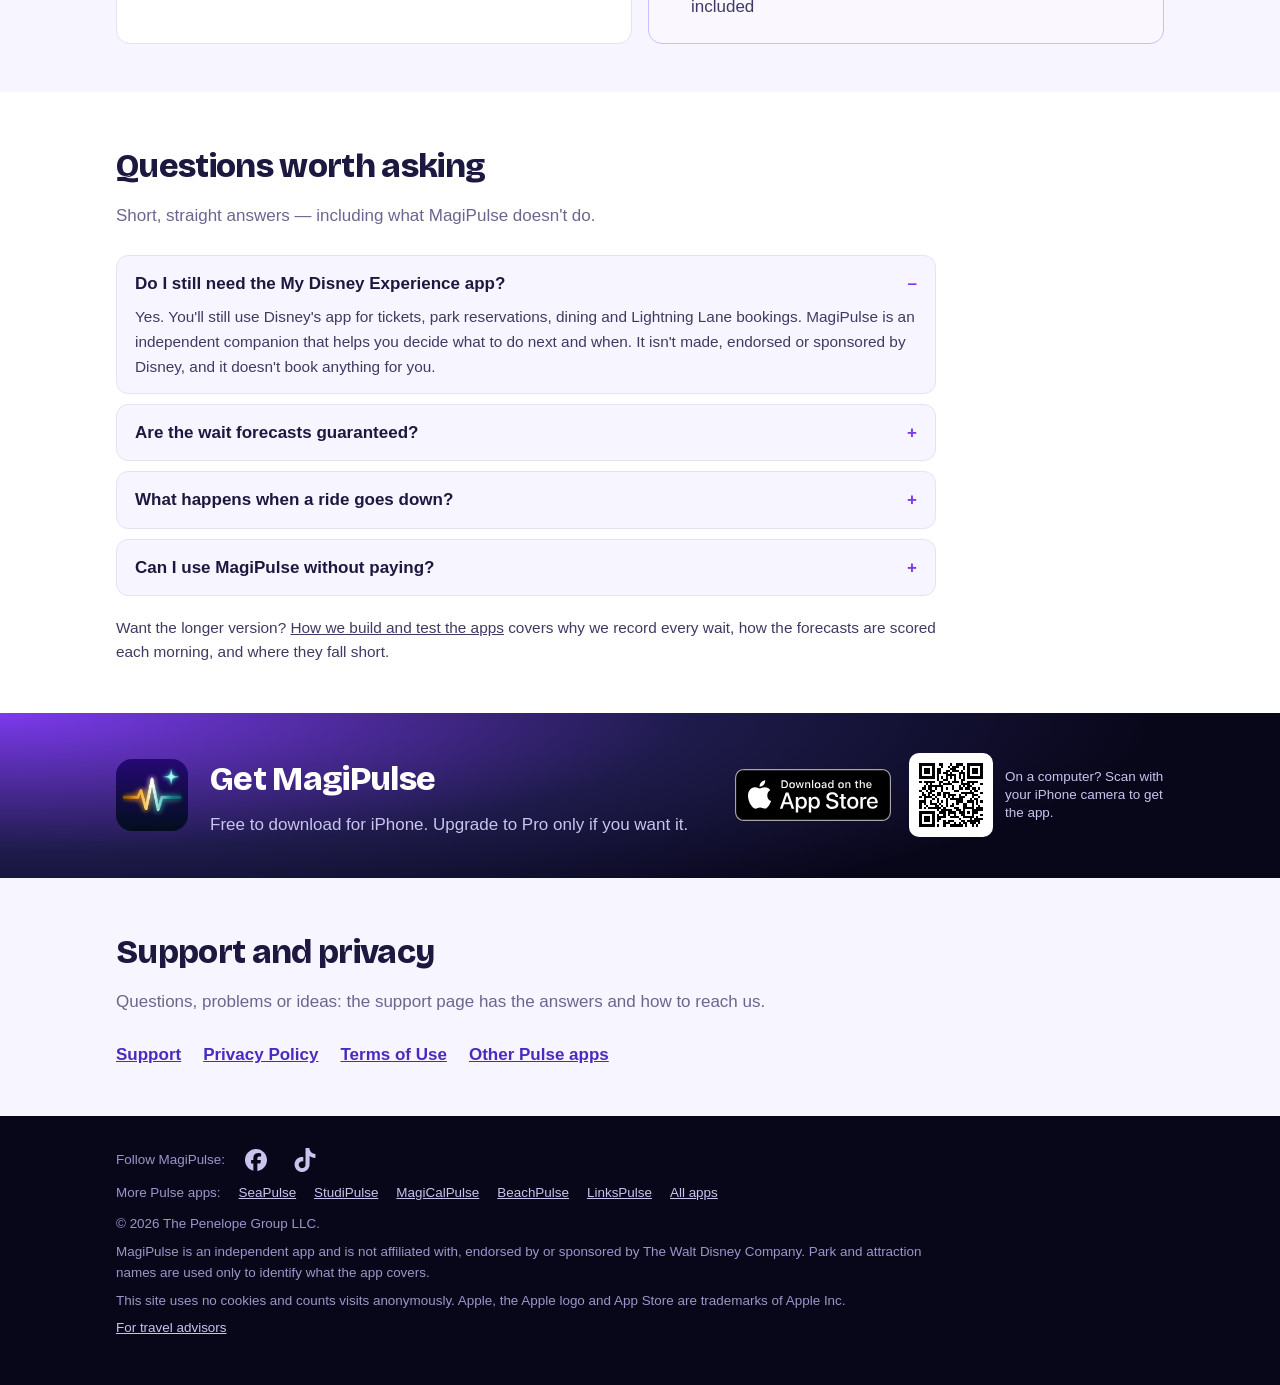
<file: magipulse/index.html>
<!DOCTYPE html>
<!--
  MagiPulse page. Built 2026-10-17.

  ⚠️ EVERY CLAIM DESCRIBES THE APP AS IT IS (checked 2026-10-17):
    - App Store id 6781875368 (NOT 6742397082, the stale ascAppId in
      src/config/flavors/magicpulse.js, which 404s).
    - Free vs Pro from remoteConfigService.premiumFeatures: 'alerts' (free
      users get ONE alert, AppContext.canAddAlert), 'smart_itinerary',
      'forecasts', 'multi_day', 'priceSurge', 'travel_party' (hosting only),
      'mini_plan', 'geofencing'. LL status + LL History cards are NOT gated.
      Early access ended 2026-08-15 (RTDB config/earlyAccess).
    - Prices: $4.99 for two weeks, $24.99 a year.
    - Videos are web copies of docs/video/*.mp4 and carry their own footnotes.
    - Watch video (2026-11-27): Park Status, best waits, park pills and the
      Best Wait complication, all in the shipped 1.10.0 watch app. It ends on
      EPCOT because MK closed early that night for a party.
  ⚠️ Privacy/terms/support links stay on MagiPulse-legal until the next build
     points legalUrls here (plan stage 2). Do not copy the policy text here yet.
-->
<html lang="en">
<head>
  <meta charset="UTF-8">
  <meta name="viewport" content="width=device-width, initial-scale=1, viewport-fit=cover">
  <title>MagiPulse · Walt Disney World wait times and alerts</title>
  <meta name="description" content="MagiPulse shows live wait times for all four Walt Disney World parks, alerts you when a broken-down ride reopens, tracks Lightning Lane sell-outs and plans your day around the weather.">
  <meta name="apple-itunes-app" content="app-id=6781875368">
  <link rel="icon" type="image/png" href="../assets/img/icon-magipulse.png">
  <link rel="apple-touch-icon" href="../assets/img/icon-magipulse.png">
  <link rel="stylesheet" href="../assets/site.css?v=16">
  <meta property="og:type" content="website">
  <meta property="og:title" content="MagiPulse: Walt Disney World wait times and alerts">
  <meta property="og:description" content="Live waits, an alert the moment a ride reopens, Lightning Lane sell-out times and a day plan that works around the weather.">
  <meta property="og:image" content="https://pulsefamily.app/assets/img/share-magipulse.jpg">
  <meta property="og:url" content="https://pulsefamily.app/magipulse/">
  <meta name="twitter:card" content="summary_large_image">
  <style>
    .faq { display: grid; gap: 10px; max-width: 820px; }
    .faq details { background: var(--soft); border: 1px solid var(--line); border-radius: 12px; padding: 14px 18px; }
    .faq summary { cursor: pointer; color: var(--ink); font-weight: 700; list-style: none; display: flex; justify-content: space-between; gap: 12px; }
    .faq summary::-webkit-details-marker { display: none; }
    .faq summary::after { content: '+'; color: var(--a2); font-weight: 800; }
    .faq details[open] summary::after { content: '\2013'; }
    .faq p { margin: 8px 0 0; font-size: .96rem; }
    .faq-more { margin: 20px 0 0; font-size: .96rem; max-width: 820px; }
  </style>
</head>
<body class="mp">
  <header class="apphero">
    <div class="wrap">
      <nav class="nav">
        <a class="brand" href="../"><span class="mark"><svg viewBox="0 0 24 24" fill="none" stroke="#fff" stroke-width="2.6" stroke-linecap="round" stroke-linejoin="round" aria-hidden="true"><path d="M2 13h4l2.5-6 4 11 3-8 1.5 3H22"/></svg></span>The Pulse Family of Apps</a>
        <div class="links"><a href="#why">Why MagiPulse</a><a href="#ask">Ask</a><a href="#features">Features</a><a href="#videos">Videos</a><a href="#pro">Free &amp; Pro</a><a href="#help">Support</a><a href="../">All apps</a></div>
      </nav>
    </div>
    <div class="wrap apphero-in">
      <div>
        <div class="appname"><img src="../assets/img/icon-magipulse.png" alt="" width="60" height="60"><span>MagiPulse</span></div>
        <h1>Spend less time checking. More time enjoying.</h1>
        <p>Knowing a ride's wait right now is useful. Knowing what it will be at 3 p.m. is what lets you plan. MagiPulse forecasts every ride hour by hour and builds your day around it: live waits for all four Walt Disney World parks, an alert the moment a broken-down ride reopens, Lightning Lane sell-out times, and a plan that works around the weather.</p>
        <div class="get">
          <a class="badge" href="https://apps.apple.com/app/id6781875368"><img src="../assets/img/app-store-badge.svg" alt="Download on the App Store" width="156" height="52"></a>
          <div class="qr"><img src="../assets/img/qr-magipulse.svg" alt="QR code for MagiPulse on the App Store" width="84" height="84"><span>On a computer? Scan with your iPhone camera to get the app.</span></div>
        </div>
        <span class="price">Free to download. MagiPulse Pro is $4.99 for two weeks or $24.99 a year.</span>
      </div>
      <div class="herovid">
        <div class="vid" data-src="videos/overview.mp4">
          <img src="videos/overview-hero.jpg" alt="MagiPulse in 48 seconds: live waits, day plans, wait forecasts, reopening alerts and Lightning Lane sell-outs" width="540" height="960">
          <button type="button" aria-label="Play the MagiPulse overview video"><i><svg viewBox="0 0 24 24"><path d="M6 4l14 8-14 8z"/></svg></i></button>
        </div>
      </div>
    </div>
  </header>

  <main>
    <!-- ⚠️ POSITIONING SECTION, added 2026-11-01. First in <main> on purpose:
         it is the differentiator, and placing it here costs no light/white
         alternation changes (the dark hero sits above it).
         ⚠️ EVERY CLAIM HERE IS TRUE OF THE SHIPPED BUILD:
         - "every two minutes" = fetchRideData's schedule.
         - "since early 2026" = ride_history starts 2026-02-10.
         - The forecast, the best time to ride and the day planner are Pro
           ('forecasts', 'smart_itinerary' in remoteConfigService.premiumFeatures).
         ⚠️ The free wait-HISTORY claim and the screenshot below are both
         commented out until the build that ships the day-comparison card is
         live on the App Store. Do not un-comment either before then: today a
         visitor cannot download an app that does this. -->
    <!-- ⚠️ ASK MAGIPULSE, added 2026-11-23. PUBLISH ONLY ONCE 1.10.0 IS ON THE
         APP STORE: 1.9.0 has no Ask bar, and the "New" ribbon promises it.
         ⚠️ Every limit matches functions/askPulse (DEFAULTS, PRO_TOOLS,
         FORECAST_PRO): 3 a day free, 40 with Pro; an email account must be
         verified; forecasts, the planner and Lightning Lane price history are
         Pro. MagiPulse only: the other flavors' servers are live but no app
         build with Ask has shipped. -->
    <section class="newband" id="ask">
      <div class="wrap newband-in">
        <div>
          <span class="newpill">New</span>
          <h2>Ask MagiPulse</h2>
          <p class="sub">Ask about waits, the weather or your plan in plain English. Type it, or tap the mic and just ask. Answers come from the same live data as the rest of the app, and each one shows when it was checked.</p>
          <ul class="asklist">
            <li><q>What's the shortest wait at Magic Kingdom right now?</q><span>Live waits, free</span></li>
            <li><q>Is Seven Dwarfs Mine Train going to get worse?</q><span>Forecasts, with Pro</span></li>
            <li><q>Will it rain this afternoon?</q><span>Weather, free</span></li>
          </ul>
          <p class="note">Free accounts can ask 3 questions a day, and Pro accounts 40. Asking needs a free account: sign in with Apple or Google, or verify your email address. Wait forecasts, the day planner and Lightning Lane price history are answered with Pro.</p>
        </div>
        <figure class="askvid">
          <div class="vid" data-src="videos/ask.mp4">
            <span class="ribbon" aria-hidden="true">New</span>
            <img src="videos/ask.jpg" alt="Ask MagiPulse answering the shortest wait at Magic Kingdom and a Seven Dwarfs Mine Train forecast" width="540" height="960" loading="lazy">
            <button type="button" aria-label="Play: Ask MagiPulse"><i><svg viewBox="0 0 24 24"><path d="M6 4l14 8-14 8z"/></svg></i></button>
          </div>
          <figcaption>Ask MagiPulse in 43 seconds</figcaption>
        </figure>
      </div>
    </section>

    <section class="white" id="why">
      <div class="wrap">
        <h2>Yesterday's waits tell you a story. Tomorrow's forecast helps you plan.</h2>
        <p class="sub">A 60-minute wait yesterday afternoon is worth knowing. Whether that ride will be shorter at 3 p.m. tomorrow, and whether to ride it first thing or save it for later, is a different question. That second question is the one MagiPulse is built to answer.</p>
        <div class="feats">
          <div class="feat"><h3>We record every wait, every two minutes</h3><p>Every ride at all four Walt Disney World parks, all day, every day since early 2026. That record is what makes it possible to say whether 45 minutes is normal for a ride at that hour, or a bad afternoon.</p></div>
          <div class="feat"><h3>Then we forecast the next day, hour by hour</h3><p>Each night that record retrains our models, along with the weather, the park's hours and nights like the Halloween and Christmas parties. Every ride gets a wait for every hour.</p></div>
        </div>
        <p class="note">You can still look back at what happened. MagiPulse Pro also looks ahead, and uses the forecast to tell you when to ride, what to do next, and what to change when the day does. Yesterday's and today's waits are free for every ride.
        </p>
        <div class="shots" style="grid-template-columns:1fr;max-width:300px;margin-top:28px">
          <figure><img src="../assets/img/mp-daycompare.jpg" alt="A ride's chart showing yesterday's waits, today's so far and the forecast for the rest of the day" width="560" height="1217" loading="lazy">
          <figcaption><b>One ride, three questions</b>What it was yesterday, what it is now, and what it is likely to be for the rest of the day.</figcaption></figure>
        </div>
        <a class="morelink" style="margin-left:0" href="#forecasts">How close are the forecasts?</a>
      </div>
    </section>

    <section class="light" id="features">
      <div class="wrap">
        <h2>What it does</h2>
        <p class="sub">Magic Kingdom, EPCOT, Hollywood Studios and Animal Kingdom, refreshed every 2 minutes.</p>
        <div class="shots">
          <figure><img src="../assets/img/mp-alerts.jpg" alt="A ride page with the live wait, predicted wait and a wait alert" width="560" height="1217" loading="lazy">
            <figcaption><b>Ride when waits are lower</b>Set the wait you're happy with. MagiPulse tells you when the ride gets there.</figcaption></figure>
          <figure><img src="../assets/img/mp-reopen.jpg" alt="The alerts list, including reopening alerts for rides that are down" width="560" height="1217" loading="lazy">
            <figcaption><b>Know the minute a ride reopens</b>Tap "Notify Me When Open" on a ride that's down and go do something else.</figcaption></figure>
          <figure><img src="../assets/img/mp-planner.jpg" alt="The day planner with park arrival, must-dos and pace" width="560" height="1217" loading="lazy">
            <figcaption><b>A day plan built for you</b>Pick your must-dos and your pace. The plan moves outdoor rides away from heat and storms.</figcaption></figure>
        </div>
      </div>
    </section>

    <!-- REPLACES the untitled <section class="white"> that currently holds the
         four cards (LL live / Downtime history / Best deals / Party nights and
         park maps). Same band colour, same classes, same 2-up grid, so nothing
         in site.css changes and the light/white alternation is preserved.

         ⚠️ Why this section exists, so it does not get "tidied" back into a
         feature list: a crowd calendar can match our forecasts and a chart site
         can match our history. Neither can push a guest a notification, and
         neither knows how long THIS ride usually stays down while the guest is
         standing in front of it. That is the narrow, checkable claim. Do not
         widen it into "more features than other apps" — TouringPlans is
         $24.97/yr with touring plans and hourly future estimates, so a breadth
         claim is falsifiable in one tab and takes the forecast section's
         credibility down with it.

         ⚠️ EVERY CLAIM HERE CHECKED 2026-11-02 against the shipped app:
           - Reopen push: detectAndLogStatusChanges, reopenTokens; fetchRideData
             runs every 2 min, so detection is within one cycle of the API flip.
           - Downtime History card: RideDetailScreen.js:1435, gated on
             ride.status === 'DOWN' && downtimeProfile — labels are literally
             "stops/day", "avg recovery", "stops today", "Based on N days".
           - LL History card: RideDetailScreen.js:1635, needs >= 3 sample days;
             copy is "Sells out on ~N% of days".
           - NONE of the four is Pro-gated. remoteConfigService.premiumFeatures
             is gps/forecasts/alerts/smart_itinerary/geofencing/multi_day/
             dining_itinerary/priceSurge/travel_party/mini_plan. 'alerts' caps a
             FREE user at one alert at a time, which is why the note says so.
    -->
    <section class="white" id="whenitbreaks">
      <div class="wrap">
        <h2>Rides break down. That is when an app has to earn its keep.</h2>
        <p class="sub">Any app can tell you a ride is down. MagiPulse tells you how long it usually stays down, lets you know the moment it is back, and shows you somewhere to go in the meantime.</p>
        <div class="feats">
          <div class="feat"><h3>Know the minute it is back</h3><p>Tap &ldquo;Notify Me When Open&rdquo; on a ride that is down and go do something else. We check every two minutes, so the alert reaches you about as fast as the ride reopens &mdash; no standing nearby, no refreshing.</p></div>
          <div class="feat"><h3>See how long it usually stays down</h3><p>While a ride is down, its page shows how often it stops on a normal day, how long it usually takes to come back, and how many times it has stopped today. Enough to decide whether to hold your place or walk away.</p></div>
          <div class="feat"><h3>Somewhere to go instead</h3><p>Best deals ranks the rides running furthest below their own typical wait right now, so a plan that just fell apart has an obvious next move rather than a blank afternoon.</p></div>
          <div class="feat"><h3>Lightning Lane, before it is gone</h3><p>Every ride shows the next return time or that it has sold out, plus how often it sells out and roughly when. Worth knowing in the morning, not at two o&rsquo;clock.</p></div>
        </div>
        <p class="note">Those last two figures come from our own record: every ride, every two minutes, since early 2026. All four are in the free app &mdash; a free account sets one ride alert at a time, and <a href="#pro">Pro</a> makes that unlimited and plans the day around it.</p>
      </div>
    </section>

    <section class="light" id="forecasts">
      <div class="wrap">
        <h2>How close are the forecasts?</h2>
        <p class="sub">Every ride's wait is forecast hour by hour, by models trained nightly on months of recorded waits and the day's weather. Each forecast is checked against the real wait the next morning.</p>
        <!-- ⚠️ Same figures as about/index.html; source DisneyWait/docs/marketing/travel_advisors/WHY_NUMBERS.md
             ("Forecast accuracy by ride group"). Update both pages together. -->
        <div class="keystat">
          <div class="big">79<i>%</i></div>
          <div class="txt">
            <p class="eyebrow">All rides, all four parks</p>
            <p class="claim">of hourly forecasts landed within 10 minutes of the real wait.</p>
            <p class="foot"><b>89%</b> landed within 15 minutes. From <b>72,143</b> forecasts over <b>118</b> days, each checked the next morning.</p>
          </div>
        </div>
        <figure class="chart">
          <h3>How that breaks down by ride</h3>
          <div class="legend" aria-hidden="true"><span><i></i>Within 10 minutes</span><span><i class="l15"></i>Within 15 minutes</span></div>
          <div class="rows" role="list">
            <div class="row" role="listitem" aria-label="Gentle rides: 95% within 10 minutes, 98% within 15 minutes">
              <div class="lab"><b>Gentle rides</b><small>Dumbo, Mad Tea Party</small></div>
              <div class="barline"><div class="track"><span class="b15" style="width:98%"></span><span class="b10" style="width:95%">95%</span></div><span class="v15">98%</span></div>
            </div>
            <div class="row" role="listitem" aria-label="Mid-size rides: 79% within 10 minutes, 91% within 15 minutes">
              <div class="lab"><b>Mid-size rides</b><small>Pirates, Haunted Mansion</small></div>
              <div class="barline"><div class="track"><span class="b15" style="width:91%"></span><span class="b10" style="width:79%">79%</span></div><span class="v15">91%</span></div>
            </div>
            <div class="row" role="listitem" aria-label="Headliners: 56% within 10 minutes, 73% within 15 minutes">
              <div class="lab"><b>Headliners</b><small>TRON, Rise of the Resistance</small></div>
              <div class="barline"><div class="track"><span class="b15" style="width:73%"></span><span class="b10" style="width:56%">56%</span></div><span class="v15">73%</span></div>
            </div>
            <div class="row all" role="listitem" aria-label="All rides: 79% within 10 minutes, 89% within 15 minutes">
              <div class="lab"><b>All rides</b></div>
              <div class="barline"><div class="track"><span class="b15" style="width:89%"></span><span class="b10" style="width:79%">79%</span></div><span class="v15">89%</span></div>
            </div>
          </div>
          <figcaption>Share of hourly forecasts within 10 and 15 minutes of the actual wait. Walt Disney World, June 20 to October 21, 2026: 72,143 forecasts over 118 days.</figcaption>
        </figure>
        <a class="morelink" style="margin-left:0" href="../about/#forecasts">How our forecasts work</a>
      </div>
    </section>

    <section class="white" id="videos">
      <div class="wrap">
        <h2>See it in action</h2>
        <p class="sub">Short demos recorded in the app.</p>
        <div class="vids">
          <figure><div class="vid" data-src="videos/watch.mp4"><span class="ribbon" aria-hidden="true">New</span><img src="videos/watch.jpg" alt="" width="540" height="960" loading="lazy"><button type="button" aria-label="Play: MagiPulse on Apple Watch"><i><svg viewBox="0 0 24 24"><path d="M6 4l14 8-14 8z"/></svg></i></button></div>
            <figcaption>MagiPulse on Apple Watch</figcaption></figure>
          <figure><div class="vid" data-src="videos/wait-alert.mp4"><img src="videos/wait-alert.jpg" alt="" width="540" height="960" loading="lazy"><button type="button" aria-label="Play: Set a wait alert"><i><svg viewBox="0 0 24 24"><path d="M6 4l14 8-14 8z"/></svg></i></button></div>
            <figcaption>Set a wait alert</figcaption></figure>
          <figure><div class="vid" data-src="videos/ride-reopens.mp4"><img src="videos/ride-reopens.jpg" alt="" width="540" height="960" loading="lazy"><button type="button" aria-label="Play: Get told when a ride reopens"><i><svg viewBox="0 0 24 24"><path d="M6 4l14 8-14 8z"/></svg></i></button></div>
            <figcaption>Get told when a ride reopens</figcaption></figure>
          <figure><div class="vid" data-src="videos/last-hour.mp4"><img src="videos/last-hour.jpg" alt="" width="540" height="960" loading="lazy"><button type="button" aria-label="Play: Save a ride for the last hour"><i><svg viewBox="0 0 24 24"><path d="M6 4l14 8-14 8z"/></svg></i></button></div>
            <figcaption>Save a ride for the last hour</figcaption></figure>
        </div>
        <a class="morelink" href="../videos/">See All Videos</a>
        <p class="follow-lead">More clips and park tips</p>
        <div class="follow">
          <a class="tt" href="https://www.tiktok.com/@MagiPulseApp"><svg viewBox="0 0 24 24" aria-hidden="true" focusable="false"><path d="M12.525.02c1.31-.02 2.61-.01 3.91-.02.08 1.53.63 3.09 1.75 4.17 1.12 1.11 2.7 1.62 4.24 1.79v4.03c-1.44-.05-2.89-.35-4.2-.97-.57-.26-1.1-.59-1.62-.93-.01 2.92.01 5.84-.02 8.75-.08 1.4-.54 2.79-1.35 3.94-1.31 1.92-3.58 3.17-5.91 3.21-1.43.08-2.86-.31-4.08-1.03-2.02-1.19-3.44-3.37-3.65-5.71-.02-.5-.03-1-.01-1.49.18-1.9 1.12-3.72 2.58-4.96 1.66-1.44 3.98-2.13 6.15-1.72.02 1.48-.04 2.96-.04 4.44-.99-.32-2.15-.23-3.02.37-.63.41-1.11 1.04-1.36 1.75-.21.51-.15 1.07-.14 1.61.24 1.64 1.82 3.02 3.5 2.87 1.12-.01 2.19-.66 2.77-1.61.19-.33.4-.67.41-1.06.1-1.79.06-3.57.07-5.36.01-4.03-.01-8.05.02-12.07z"/></svg>Follow on TikTok</a>
          <a class="fb" href="https://www.facebook.com/MagiPulse"><svg viewBox="0 0 24 24" aria-hidden="true" focusable="false"><path d="M9.101 23.691v-7.98H6.627v-3.667h2.474v-1.58c0-4.085 1.848-5.978 5.858-5.978.401 0 .955.042 1.468.103a8.68 8.68 0 0 1 1.141.195v3.325a8.623 8.623 0 0 0-.653-.036 26.805 26.805 0 0 0-.733-.009c-.707 0-1.259.096-1.675.309a1.686 1.686 0 0 0-.679.622c-.258.42-.374.995-.374 1.752v1.297h3.919l-.386 2.103-.287 1.564h-3.246v8.245C19.396 23.238 24 18.179 24 12.044c0-6.627-5.373-12-12-12s-12 5.373-12 12c0 5.628 3.874 10.35 9.101 11.647Z"/></svg>Follow on Facebook</a>
        </div>
      </div>
    </section>

    <section class="light" id="pro">
      <div class="wrap">
        <h2>Free and Pro</h2>
        <p class="sub">Everything you need to check waits is free. Pro does the planning and watching for you.</p>
        <div class="tiers">
          <div class="tier"><h3>Free</h3><p class="cost">No account needed to look around</p>
            <ul><li>Live waits and ride status, all four parks</li><li>Lightning Lane status and sell-out history</li><li>Downtime history for each ride</li><li>Park map with the busiest lands</li><li>One ride alert at a time (sign in to set it)</li><li>Ask MagiPulse: 3 questions a day (free account)</li></ul></div>
          <div class="tier pro"><h3>Pro</h3><p class="cost">$4.99 for two weeks or $24.99 a year</p>
            <ul><li>Unlimited alerts</li><li>Smart day planner, including weather and party nights</li><li>Wait predictions and the best time to ride</li><li>Multi-day trips and travel parties</li><li>Lightning Lane price-rise warnings</li><li>Ask MagiPulse: 40 questions a day, forecasts and plans included</li></ul></div>
        </div>
      </div>
    </section>

    <!-- ⚠️ GUEST FAQ, added 2026-11-05. Promoted from travel-advisors/#faq,
         which answered these for advisors to relay and was the only guest-facing
         wording of the official-app answer anywhere on the site.
         ⚠️ FOUR questions on purpose, not six. "Are these official apps?" is
         folded into the first one rather than asked twice, and the footer
         disclaimer already says it in stronger words on every page. The pricing
         answer repeats #pro deliberately: a visitor who skipped the tiers should
         not have to go looking.
         ⚠️ EVERY ANSWER MATCHES THE SHIPPED BUILD:
         - The free list is #pro's tier list verbatim (checked against
           remoteConfigService.premiumFeatures); the one free alert needs sign-in
           (AppContext.canAddAlert, and a true guest is routed to sign-up).
         - MagiPulse books nothing. The LL card logs a booking made in Disney's
           own app ("I Booked This LL").
         - Forecast wording stays "estimates" and links to the breakdown. Never
           quote the 79% here without that link: headliners are 56%.
         ⚠️ Do NOT link #whenitbreaks from here: that section is not live yet. -->
    <section class="white" id="faq">
      <div class="wrap">
        <h2>Questions worth asking</h2>
        <p class="sub">Short, straight answers — including what MagiPulse doesn't do.</p>
        <div class="faq">
          <details open><summary>Do I still need the My Disney Experience app?</summary><p>Yes. You'll still use Disney's app for tickets, park reservations, dining and Lightning Lane bookings. MagiPulse is an independent companion that helps you decide what to do next and when. It isn't made, endorsed or sponsored by Disney, and it doesn't book anything for you.</p></details>
          <details><summary>Are the wait forecasts guaranteed?</summary><p>No. Live waits come from the parks and refresh every two minutes. The forecasts are estimates, learned from months of recorded waits and the day's weather. We score them against what really happened every night, and we publish how close they land — <a href="#forecasts">including the headliners, which are the hardest</a>.</p></details>
          <details><summary>What happens when a ride goes down?</summary><p>That is what the alerts are for. Set the wait you'll accept and MagiPulse tells you when a ride reaches it, or the moment a ride that broke down reopens. It is still worth checking the ride's status before you walk over: a ride can go back down as quickly as it came up.</p></details>
          <details><summary>Can I use MagiPulse without paying?</summary><p>Yes. Live waits and ride status for all four parks, Lightning Lane status and sell-out history, each ride's downtime history and the park map are free, and you can set one ride alert at a time once you sign in. <a href="#pro">Pro</a> adds unlimited alerts, the hour-by-hour forecasts and the day planner.</p></details>
        </div>
        <p class="faq-more">Want the longer version? <a href="../about/">How we build and test the apps</a> covers why we record every wait, how the forecasts are scored each morning, and where they fall short.</p>
      </div>
    </section>

    <section class="getband">
      <div class="wrap getband-in">
        <img class="getband-icon" src="../assets/img/icon-magipulse.png" alt="" width="72" height="72">
        <div>
          <h2>Get MagiPulse</h2>
          <p>Free to download for iPhone. Upgrade to Pro only if you want it.</p>
        </div>
        <div class="get">
          <a class="badge" href="https://apps.apple.com/app/id6781875368"><img src="../assets/img/app-store-badge.svg" alt="Download on the App Store" width="156" height="52"></a>
          <div class="qr"><img src="../assets/img/qr-magipulse.svg" alt="QR code for MagiPulse on the App Store" width="84" height="84"><span>On a computer? Scan with your iPhone camera to get the app.</span></div>
        </div>
      </div>
    </section>

    <section class="light" id="help">
      <div class="wrap">
        <h2>Support and privacy</h2>
        <p class="sub">Questions, problems or ideas: the support page has the answers and how to reach us.</p>
        <div class="docs">
          <a href="https://pulsefamily.app/MagiPulse-legal/support.html">Support</a>
          <a href="https://pulsefamily.app/MagiPulse-legal/">Privacy Policy</a>
          <a href="https://pulsefamily.app/MagiPulse-legal/terms.html">Terms of Use</a>
          <a href="../">Other Pulse apps</a>
        </div>
      </div>
    </section>
  </main>

  <footer>
    <div class="wrap">
      <p class="foot-links foot-social"><span>Follow MagiPulse:</span><a class="fb" href="https://www.facebook.com/MagiPulse" aria-label="MagiPulse on Facebook"><svg viewBox="0 0 24 24" aria-hidden="true" focusable="false"><path d="M9.101 23.691v-7.98H6.627v-3.667h2.474v-1.58c0-4.085 1.848-5.978 5.858-5.978.401 0 .955.042 1.468.103a8.68 8.68 0 0 1 1.141.195v3.325a8.623 8.623 0 0 0-.653-.036 26.805 26.805 0 0 0-.733-.009c-.707 0-1.259.096-1.675.309a1.686 1.686 0 0 0-.679.622c-.258.42-.374.995-.374 1.752v1.297h3.919l-.386 2.103-.287 1.564h-3.246v8.245C19.396 23.238 24 18.179 24 12.044c0-6.627-5.373-12-12-12s-12 5.373-12 12c0 5.628 3.874 10.35 9.101 11.647Z"/></svg></a><a class="tt" href="https://www.tiktok.com/@MagiPulseApp" aria-label="MagiPulse on TikTok"><svg viewBox="0 0 24 24" aria-hidden="true" focusable="false"><path d="M12.525.02c1.31-.02 2.61-.01 3.91-.02.08 1.53.63 3.09 1.75 4.17 1.12 1.11 2.7 1.62 4.24 1.79v4.03c-1.44-.05-2.89-.35-4.2-.97-.57-.26-1.1-.59-1.62-.93-.01 2.92.01 5.84-.02 8.75-.08 1.4-.54 2.79-1.35 3.94-1.31 1.92-3.58 3.17-5.91 3.21-1.43.08-2.86-.31-4.08-1.03-2.02-1.19-3.44-3.37-3.65-5.71-.02-.5-.03-1-.01-1.49.18-1.9 1.12-3.72 2.58-4.96 1.66-1.44 3.98-2.13 6.15-1.72.02 1.48-.04 2.96-.04 4.44-.99-.32-2.15-.23-3.02.37-.63.41-1.11 1.04-1.36 1.75-.21.51-.15 1.07-.14 1.61.24 1.64 1.82 3.02 3.5 2.87 1.12-.01 2.19-.66 2.77-1.61.19-.33.4-.67.41-1.06.1-1.79.06-3.57.07-5.36.01-4.03-.01-8.05.02-12.07z"/></svg></a></p>
      <p class="foot-links"><span>More Pulse apps:</span> <a href="../seapulse/">SeaPulse</a> <a href="../studipulse/">StudiPulse</a> <a href="../magicalpulse/">MagiCalPulse</a> <a href="../beachpulse/">BeachPulse</a> <a href="../linkspulse/">LinksPulse</a> <a href="../">All apps</a></p>
      <p>© 2026 The Penelope Group LLC.</p>
      <p>MagiPulse is an independent app and is not affiliated with, endorsed by or sponsored by The Walt Disney Company. Park and attraction names are used only to identify what the app covers.</p>
      <p>This site uses no cookies and counts visits anonymously. Apple, the Apple logo and App Store are trademarks of Apple Inc.</p>
      <p><a href="../travel-advisors/">For travel advisors</a></p>
    </div>
  </footer>
  <script src="../assets/site.js?v=2"></script>
  <script src="/assets/count.js" defer></script>
</body>
</html>
</file>
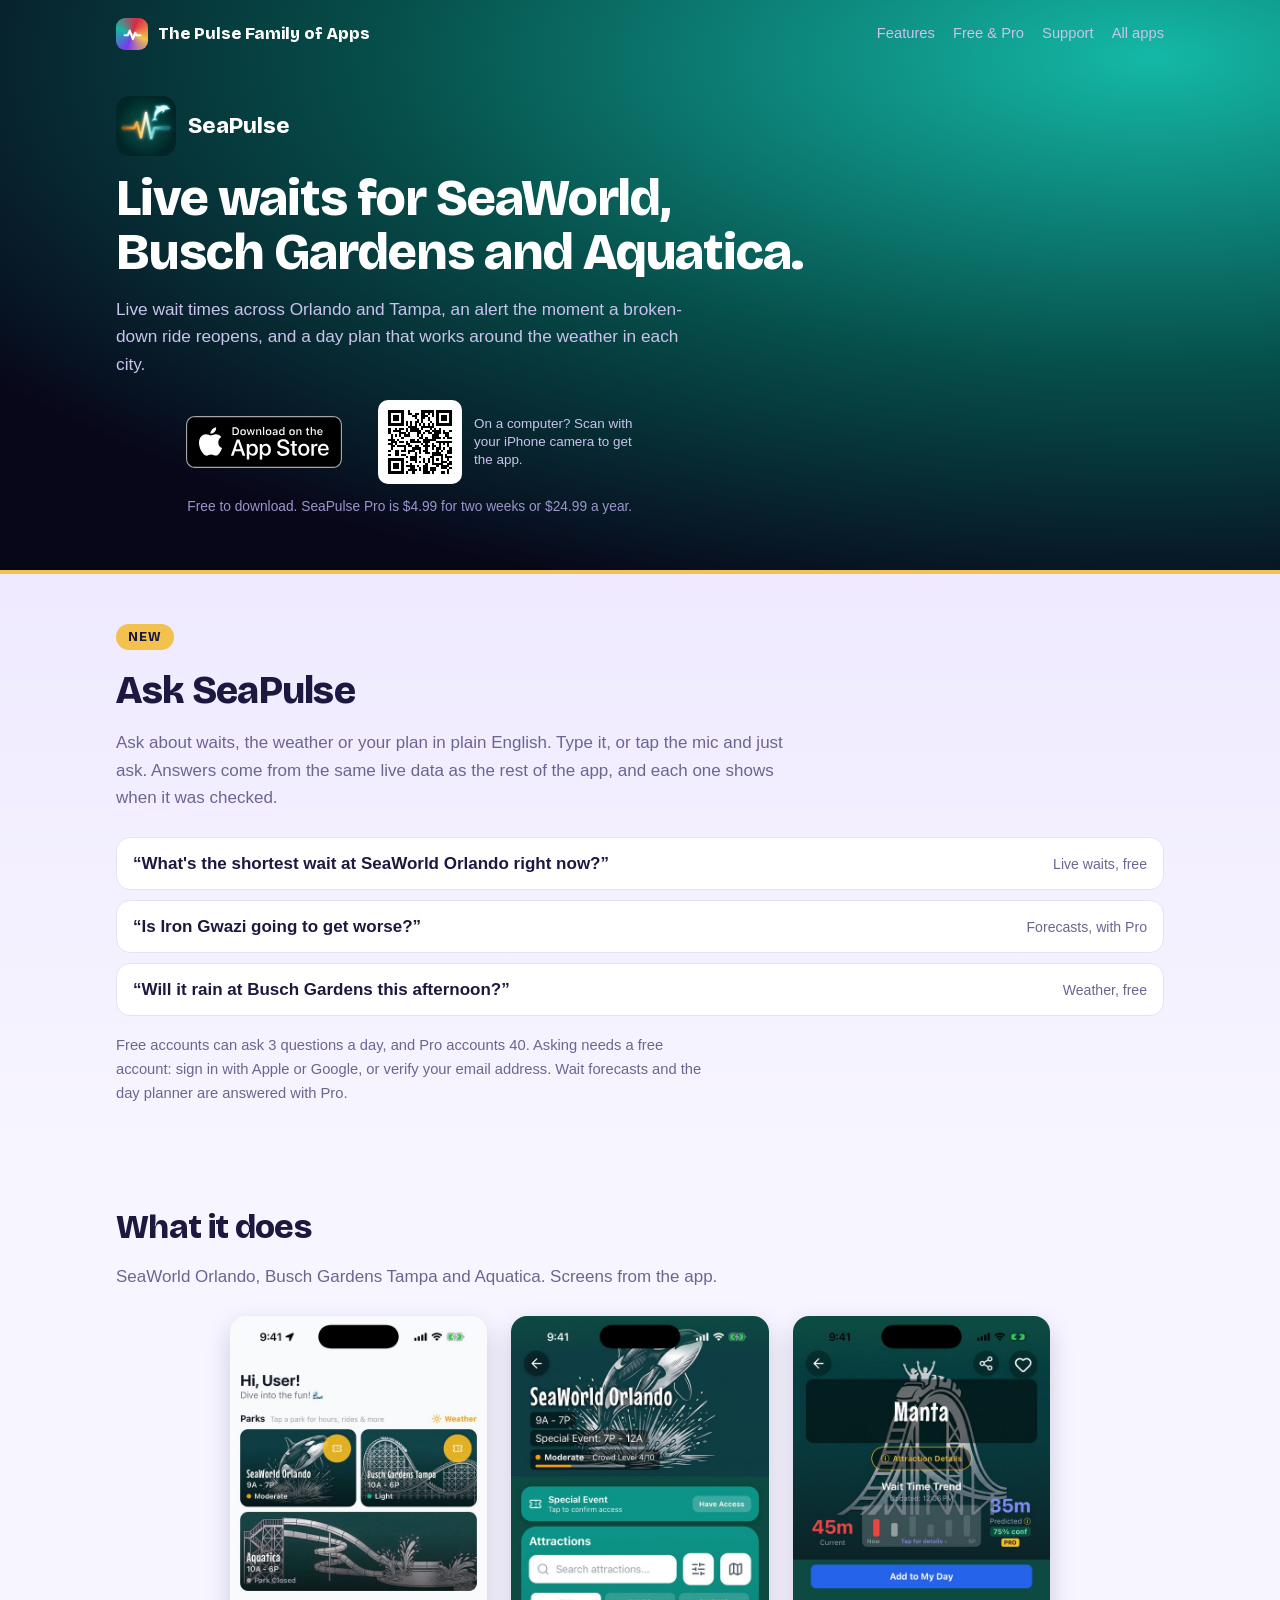
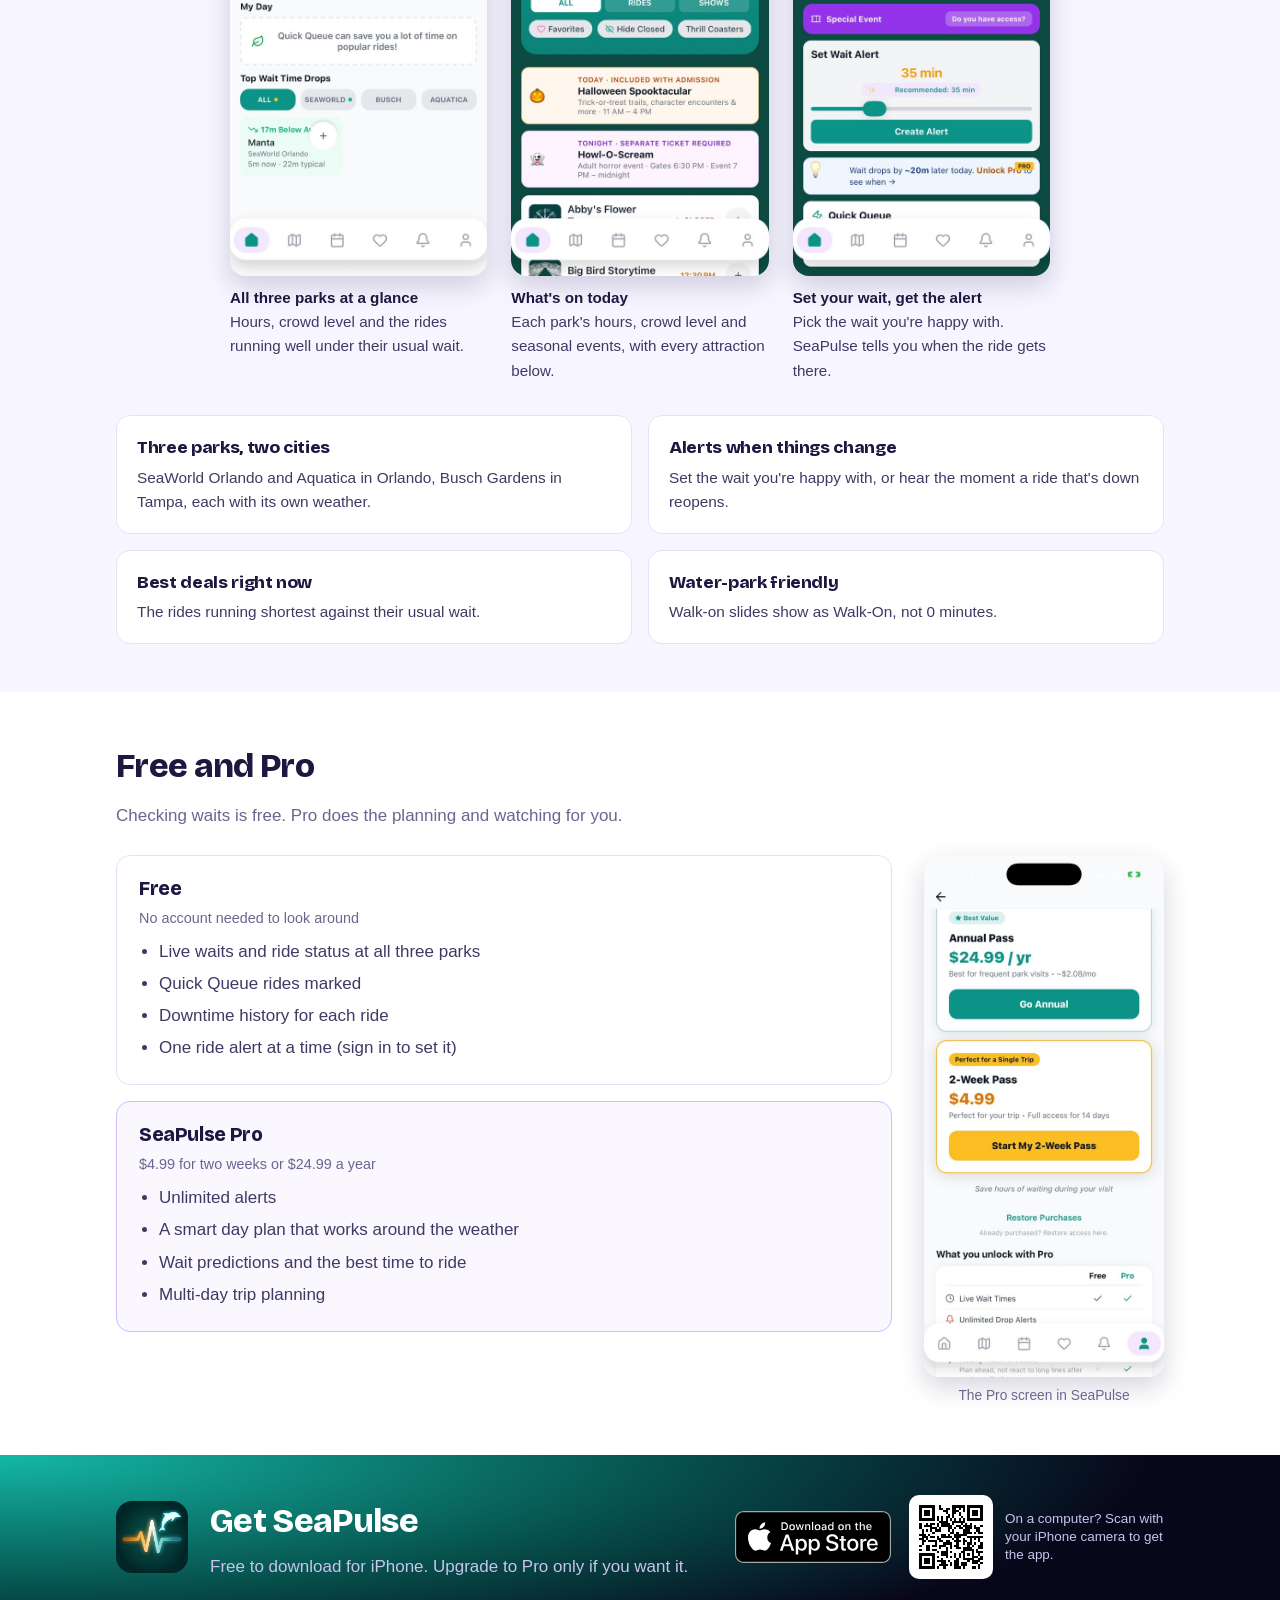
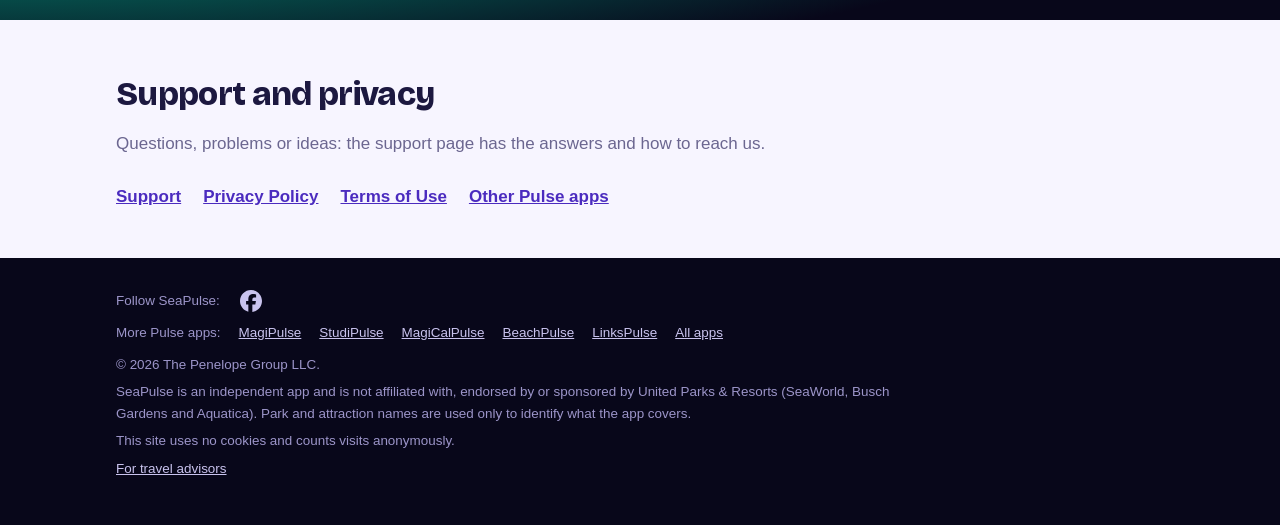
<file: seapulse/index.html>
<!DOCTYPE html>
<!--
  SeaPulse page. Built 2026-10-17.
  ⚠️ ON THE APP STORE since 2026-11-07: App Store id 6760982241 (confirmed in
     App Store Connect: bundle com.thepenelopegroup.seapulse, 1.0.0 READY_FOR_SALE).
     The QR code encodes https://apps.apple.com/app/id6760982241 and was checked
     by decoding it.
  ⚠️ Features checked against src/config/flavors/seapulse.js on 2026-10-17.
  ⚠️ Legal links stay on https://pulsefamily.app/SeaPulse/ until a build points legalUrls here.
-->
<html lang="en">
<head>
  <meta charset="UTF-8">
  <meta name="viewport" content="width=device-width, initial-scale=1, viewport-fit=cover">
  <title>SeaPulse · SeaWorld, Busch Gardens and Aquatica wait times</title>
  <meta name="description" content="Live wait times across Orlando and Tampa, an alert the moment a broken-down ride reopens, and a day plan that works around the weather in each city.">
  <link rel="icon" type="image/png" href="../assets/img/icon-seapulse.png">
  <link rel="apple-touch-icon" href="../assets/img/icon-seapulse.png">
  <link rel="stylesheet" href="../assets/site.css?v=16">
  <meta property="og:type" content="website">
  <meta property="og:title" content="SeaPulse: SeaWorld, Busch Gardens and Aquatica wait times">
  <meta property="og:description" content="Live wait times across Orlando and Tampa, an alert the moment a broken-down ride reopens, and a day plan that works around the weather in each city.">
  <meta property="og:image" content="https://pulsefamily.app/assets/img/share-seapulse.jpg">
  <meta property="og:url" content="https://pulsefamily.app/seapulse/">
  <meta name="twitter:card" content="summary_large_image">
</head>
<body class="sp">
  <header class="apphero">
    <div class="wrap">
      <nav class="nav">
        <a class="brand" href="../"><span class="mark"><svg viewBox="0 0 24 24" fill="none" stroke="#fff" stroke-width="2.6" stroke-linecap="round" stroke-linejoin="round" aria-hidden="true"><path d="M2 13h4l2.5-6 4 11 3-8 1.5 3H22"/></svg></span>The Pulse Family of Apps</a>
        <div class="links"><a href="#features">Features</a><a href="#pro">Free &amp; Pro</a><a href="#help">Support</a><a href="../">All apps</a></div>
      </nav>
    </div>
    <div class="wrap apphero-in" style="grid-template-columns:1fr">
      <div>
        <div class="appname"><img src="../assets/img/icon-seapulse.png" alt="" width="60" height="60"><span>SeaPulse</span></div>
        <h1>Live waits for SeaWorld, Busch Gardens and Aquatica.</h1>
        <p>Live wait times across Orlando and Tampa, an alert the moment a broken-down ride reopens, and a day plan that works around the weather in each city.</p>
        <div class="get">
          <a class="badge" href="https://apps.apple.com/app/id6760982241"><img src="../assets/img/app-store-badge.svg" alt="Download on the App Store" width="156" height="52"></a>
          <div class="qr"><img src="../assets/img/qr-seapulse.svg" alt="QR code for SeaPulse on the App Store" width="84" height="84"><span>On a computer? Scan with your iPhone camera to get the app.</span></div>
        </div>
        <span class="price">Free to download. SeaPulse Pro is $4.99 for two weeks or $24.99 a year.</span>
      </div>
    </div>
  </header>

  <main>
    <!-- ⚠️ ASK SEAPULSE, published 2026-11-25 when SeaPulse 1.0.1 reached the App
         Store (1.0.0 has no Ask bar, and the "New" pill promises it).
         ⚠️ Limits match functions/askPulse DEFAULTS (3 a day free, 40 with
         Pro; an email account must be verified; forecasts and the planner are
         Pro). The app shows no Quick Queue waits or prices (instruction rule
         28), so nothing here promises them. No video yet: the MagiPulse Ask
         video shows Walt Disney World. -->
    <section class="newband" id="ask">
      <div class="wrap">
        <span class="newpill">New</span>
        <h2>Ask SeaPulse</h2>
        <p class="sub">Ask about waits, the weather or your plan in plain English. Type it, or tap the mic and just ask. Answers come from the same live data as the rest of the app, and each one shows when it was checked.</p>
        <ul class="asklist">
          <li><q>What's the shortest wait at SeaWorld Orlando right now?</q><span>Live waits, free</span></li>
          <li><q>Is Iron Gwazi going to get worse?</q><span>Forecasts, with Pro</span></li>
          <li><q>Will it rain at Busch Gardens this afternoon?</q><span>Weather, free</span></li>
        </ul>
        <p class="note">Free accounts can ask 3 questions a day, and Pro accounts 40. Asking needs a free account: sign in with Apple or Google, or verify your email address. Wait forecasts and the day planner are answered with Pro.</p>
      </div>
    </section>

    <section class="light" id="features">
      <div class="wrap">
        <h2>What it does</h2>
        <p class="sub">SeaWorld Orlando, Busch Gardens Tampa and Aquatica. Screens from the app.</p>
        <div class="shots">
          <figure><img src="../assets/img/sp-home.jpg" alt="The SeaPulse home screen with all three parks, crowd levels and today's biggest wait-time drop" width="560" height="1218" loading="lazy">
            <figcaption><b>All three parks at a glance</b>Hours, crowd level and the rides running well under their usual wait.</figcaption></figure>
          <figure><img src="../assets/img/sp-park.jpg" alt="The SeaWorld Orlando park page showing today's Halloween events" width="560" height="1218" loading="lazy">
            <figcaption><b>What's on today</b>Each park's hours, crowd level and seasonal events, with every attraction below.</figcaption></figure>
          <figure><img src="../assets/img/sp-ride.jpg" alt="A ride page with the current wait, predicted wait and a wait alert" width="560" height="1218" loading="lazy">
            <figcaption><b>Set your wait, get the alert</b>Pick the wait you're happy with. SeaPulse tells you when the ride gets there.</figcaption></figure>
        </div>
        <div class="feats">
          <div class="feat"><h3>Three parks, two cities</h3><p>SeaWorld Orlando and Aquatica in Orlando, Busch Gardens in Tampa, each with its own weather.</p></div>
          <div class="feat"><h3>Alerts when things change</h3><p>Set the wait you're happy with, or hear the moment a ride that's down reopens.</p></div>
          <div class="feat"><h3>Best deals right now</h3><p>The rides running shortest against their usual wait.</p></div>
          <div class="feat"><h3>Water-park friendly</h3><p>Walk-on slides show as Walk-On, not 0 minutes.</p></div>
        </div>
      </div>
    </section>

    <section class="white" id="pro">
      <div class="wrap">
        <h2>Free and Pro</h2>
        <p class="sub">Checking waits is free. Pro does the planning and watching for you.</p>
        <div class="prowrap">
          <div class="tiers">
            <div class="tier"><h3>Free</h3><p class="cost">No account needed to look around</p>
              <ul><li>Live waits and ride status at all three parks</li><li>Quick Queue rides marked</li><li>Downtime history for each ride</li><li>One ride alert at a time (sign in to set it)</li></ul></div>
            <div class="tier pro"><h3>SeaPulse Pro</h3><p class="cost">$4.99 for two weeks or $24.99 a year</p>
              <ul><li>Unlimited alerts</li><li>A smart day plan that works around the weather</li><li>Wait predictions and the best time to ride</li><li>Multi-day trip planning</li></ul></div>
          </div>
          <figure class="prophone"><img src="../assets/img/sp-pro.jpg" alt="The SeaPulse Pro screen: Annual Pass $24.99 a year, 2-Week Pass $4.99" width="560" height="1218" loading="lazy">
            <figcaption>The Pro screen in SeaPulse</figcaption></figure>
        </div>
      </div>
    </section>

    <section class="getband">
      <div class="wrap getband-in">
        <img class="getband-icon" src="../assets/img/icon-seapulse.png" alt="" width="72" height="72">
        <div>
          <h2>Get SeaPulse</h2>
          <p>Free to download for iPhone. Upgrade to Pro only if you want it.</p>
        </div>
        <div class="get">
          <a class="badge" href="https://apps.apple.com/app/id6760982241"><img src="../assets/img/app-store-badge.svg" alt="Download on the App Store" width="156" height="52"></a>
          <div class="qr"><img src="../assets/img/qr-seapulse.svg" alt="QR code for SeaPulse on the App Store" width="84" height="84"><span>On a computer? Scan with your iPhone camera to get the app.</span></div>
        </div>
      </div>
    </section>

    <section class="light" id="help">
      <div class="wrap">
        <h2>Support and privacy</h2>
        <p class="sub">Questions, problems or ideas: the support page has the answers and how to reach us.</p>
        <div class="docs">
          <a href="https://pulsefamily.app/SeaPulse/support.html">Support</a>
          <a href="https://pulsefamily.app/SeaPulse/">Privacy Policy</a>
          <a href="https://pulsefamily.app/SeaPulse/terms.html">Terms of Use</a>
          <a href="../">Other Pulse apps</a>
        </div>
      </div>
    </section>
  </main>

  <footer>
    <div class="wrap">
      <p class="foot-links foot-social"><span>Follow SeaPulse:</span><a class="fb" href="https://www.facebook.com/SeaPulseApp" aria-label="SeaPulse on Facebook"><svg viewBox="0 0 24 24" aria-hidden="true" focusable="false"><path d="M9.101 23.691v-7.98H6.627v-3.667h2.474v-1.58c0-4.085 1.848-5.978 5.858-5.978.401 0 .955.042 1.468.103a8.68 8.68 0 0 1 1.141.195v3.325a8.623 8.623 0 0 0-.653-.036 26.805 26.805 0 0 0-.733-.009c-.707 0-1.259.096-1.675.309a1.686 1.686 0 0 0-.679.622c-.258.42-.374.995-.374 1.752v1.297h3.919l-.386 2.103-.287 1.564h-3.246v8.245C19.396 23.238 24 18.179 24 12.044c0-6.627-5.373-12-12-12s-12 5.373-12 12c0 5.628 3.874 10.35 9.101 11.647Z"/></svg></a></p>
      <p class="foot-links"><span>More Pulse apps:</span> <a href="../magipulse/">MagiPulse</a> <a href="../studipulse/">StudiPulse</a> <a href="../magicalpulse/">MagiCalPulse</a> <a href="../beachpulse/">BeachPulse</a> <a href="../linkspulse/">LinksPulse</a> <a href="../">All apps</a></p>
      <p>© 2026 The Penelope Group LLC.</p>
      <p>SeaPulse is an independent app and is not affiliated with, endorsed by or sponsored by United Parks &amp; Resorts (SeaWorld, Busch Gardens and Aquatica). Park and attraction names are used only to identify what the app covers.</p>
      <p>This site uses no cookies and counts visits anonymously.</p>
      <p><a href="../travel-advisors/#seapulse">For travel advisors</a></p>
    </div>
  </footer>
  <script src="/assets/count.js" defer></script>
</body>
</html>
</file>
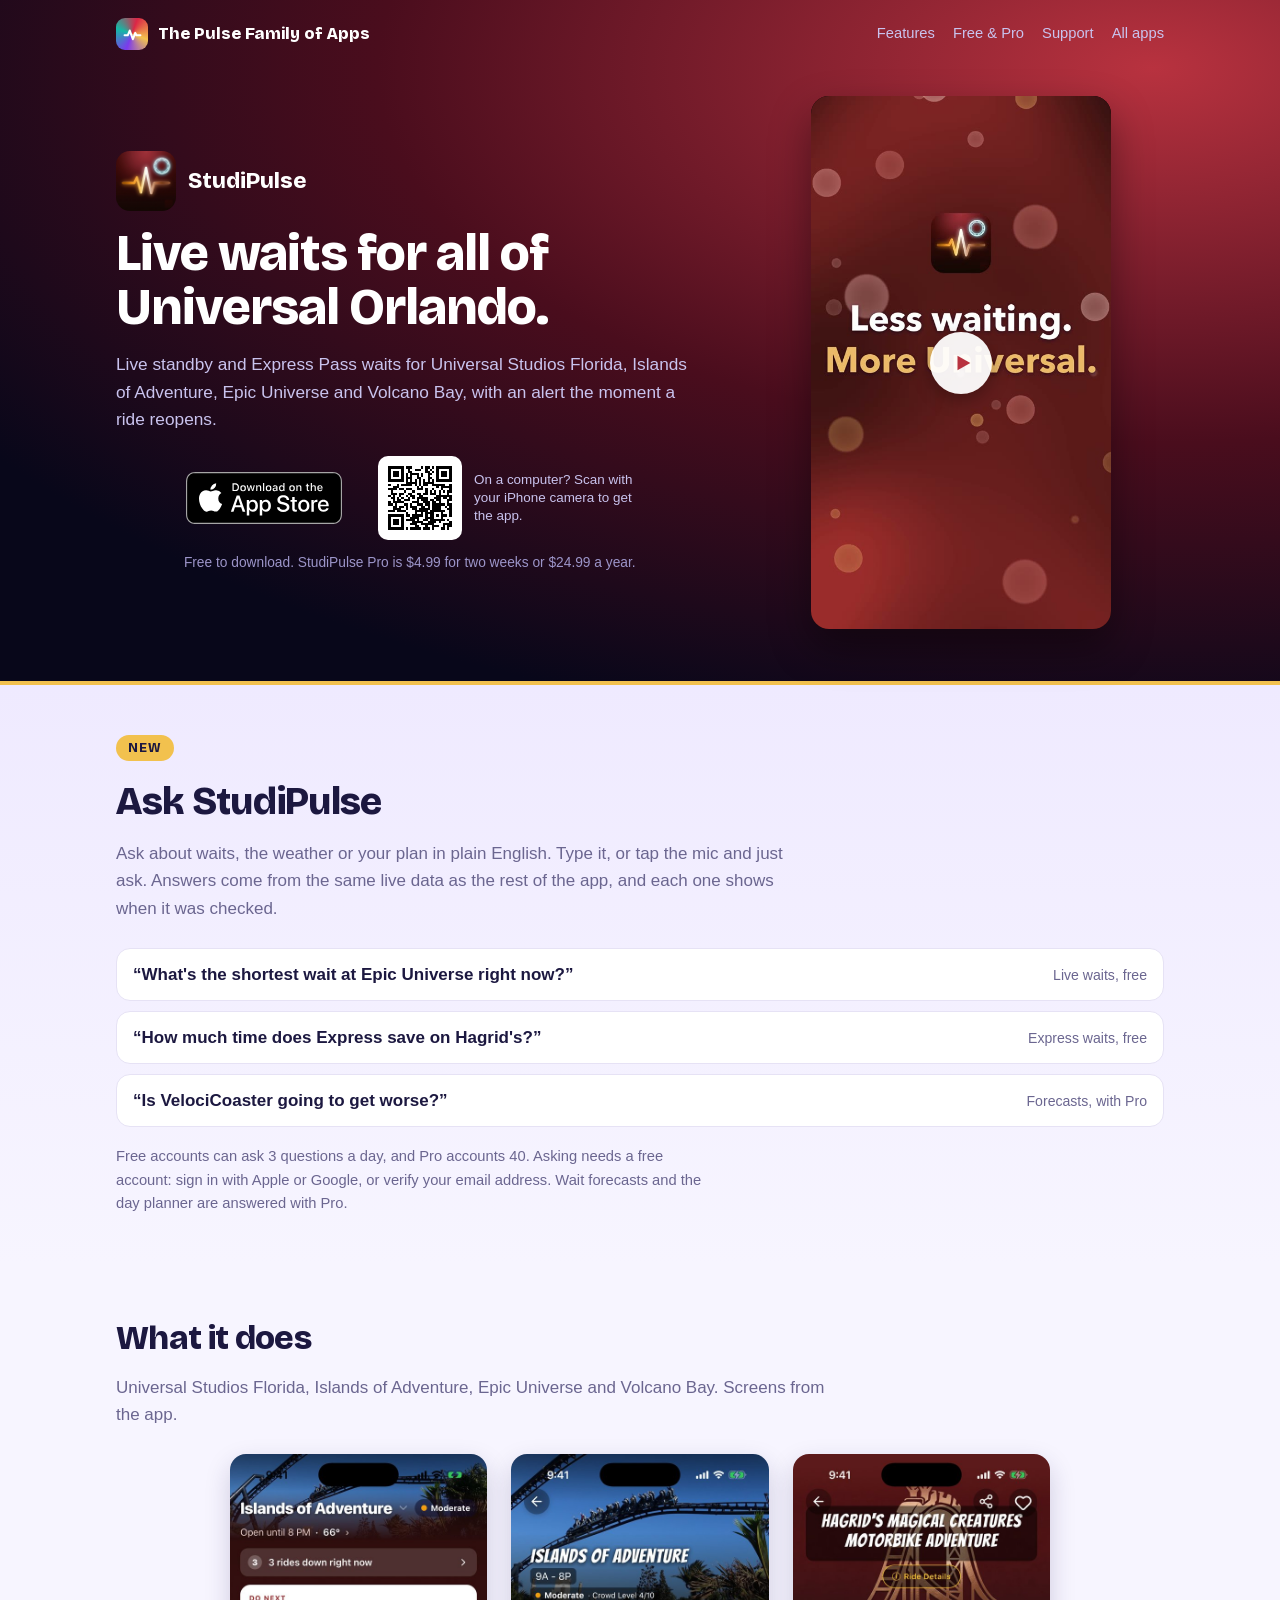
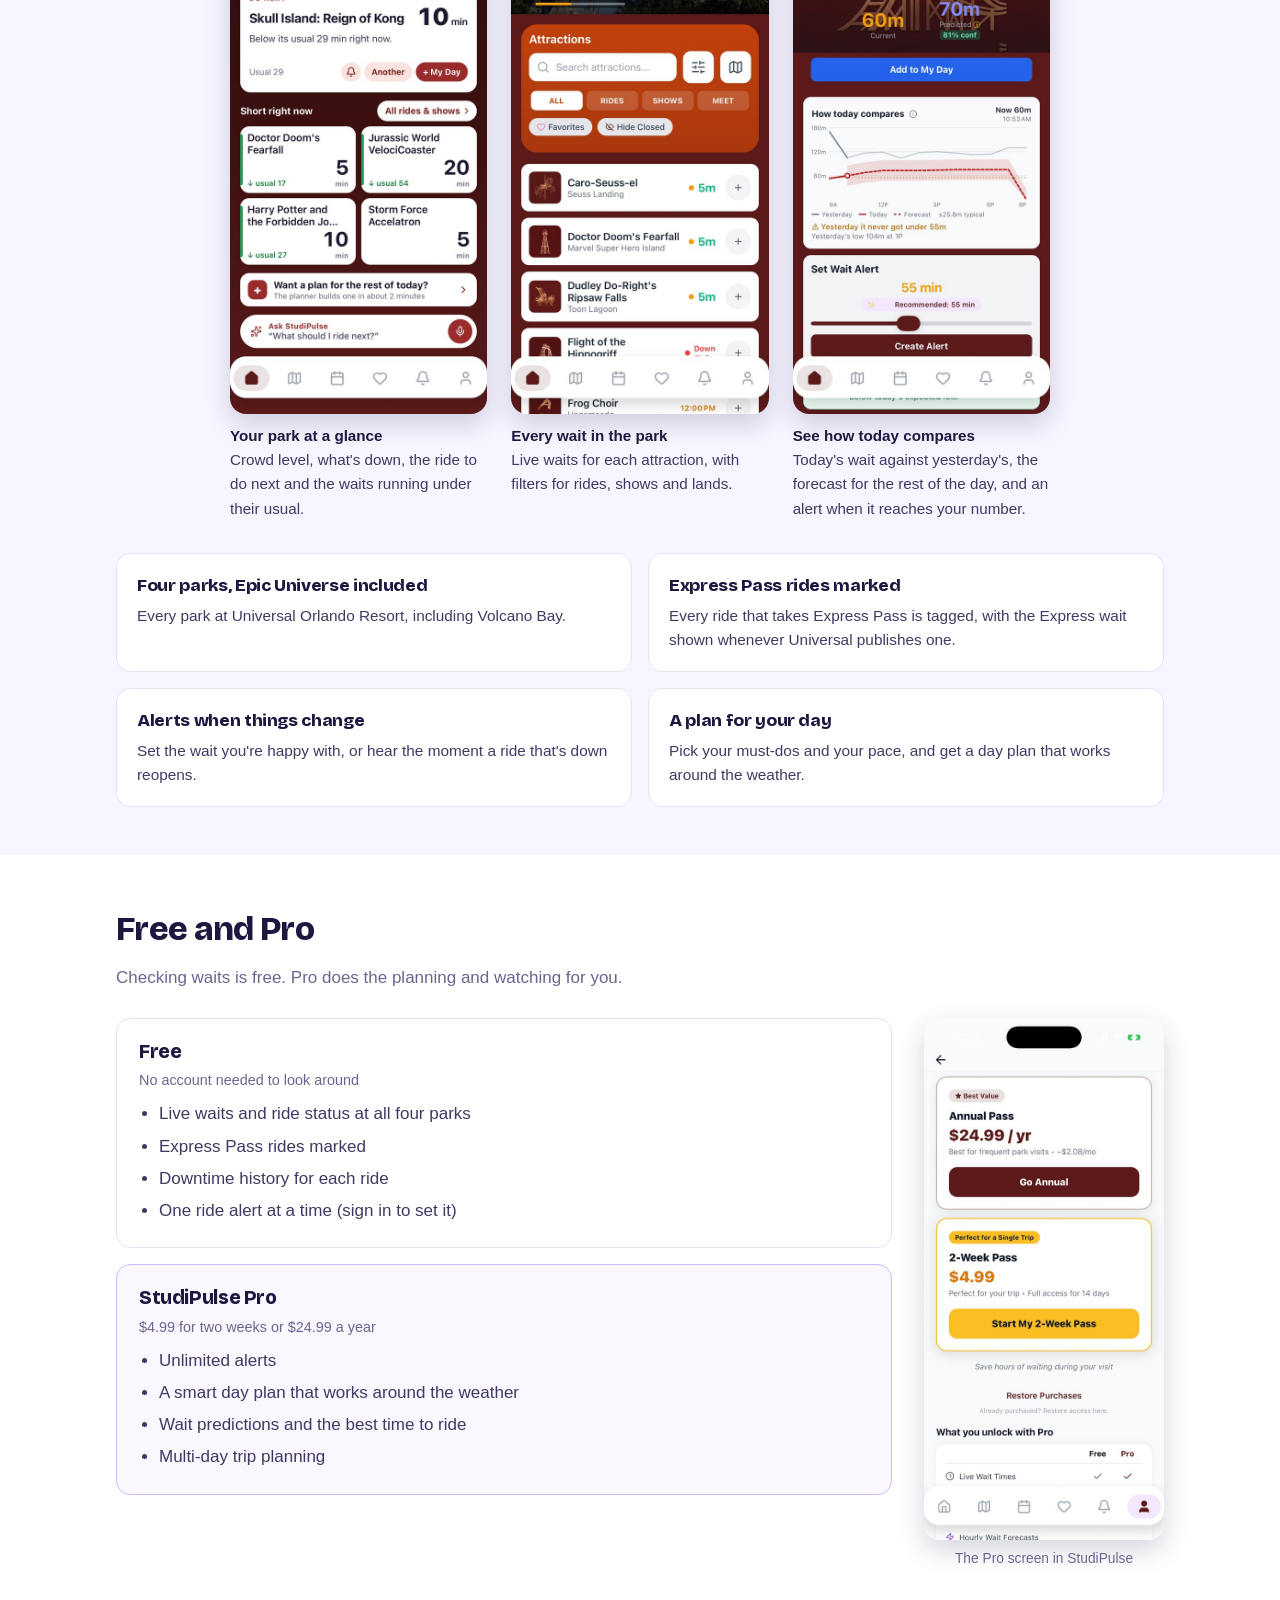
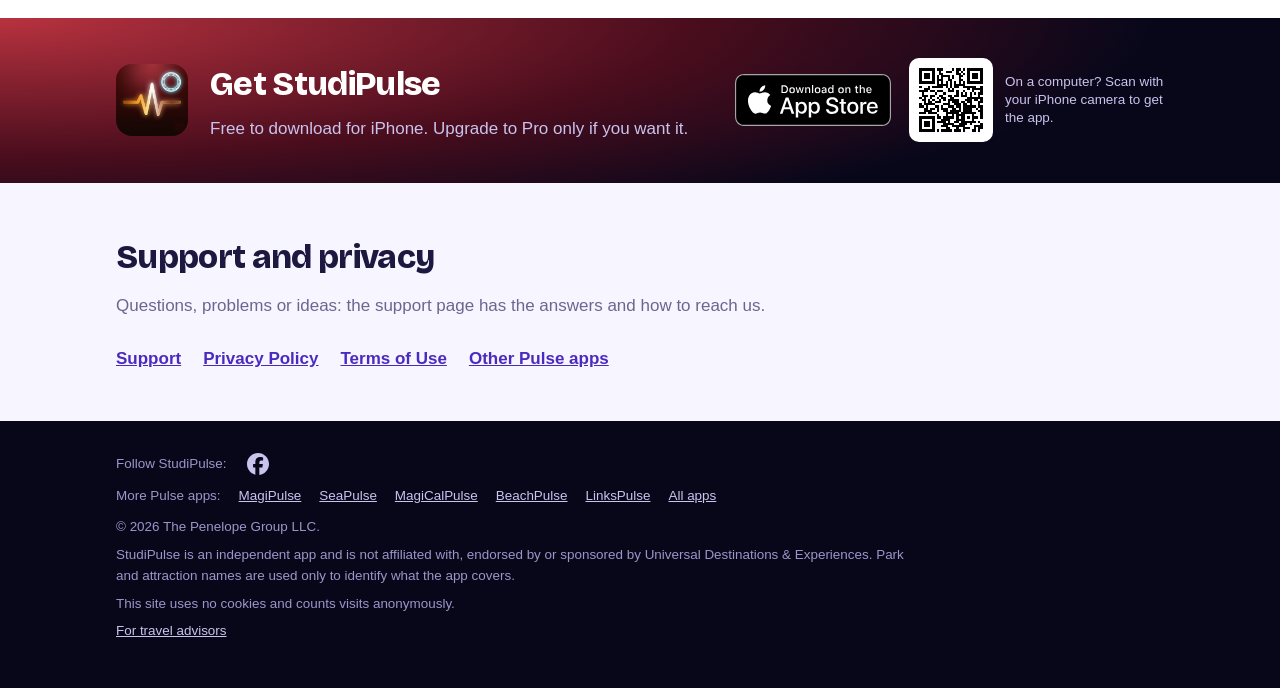
<file: studipulse/index.html>
<!DOCTYPE html>
<!--
  StudiPulse page. Built 2026-10-17.
  ⚠️ ON THE APP STORE since 2026-11-18: App Store id 6780726816 (iTunes lookup:
     bundle com.thepenelopegroup.studipulse, checked 2026-11-18).
     The QR code encodes https://apps.apple.com/app/id6780726816 and was checked
     by decoding it.
  ⚠️ Features checked against src/config/flavors/studipulse.js on 2026-10-17.
  ⚠️ Legal links stay on https://pulsefamily.app/StudiPulse-legal/ until a build points legalUrls here.
  ⚠️ videos/overview.mp4 is a 720 px web copy of DisneyWait/docs/video/studipulse_overview.mp4
     (recorded live 2026-11-19, real app screens; its footnote says waits are live).
-->
<html lang="en">
<head>
  <meta charset="UTF-8">
  <meta name="viewport" content="width=device-width, initial-scale=1, viewport-fit=cover">
  <title>StudiPulse · Universal Orlando wait times</title>
  <meta name="description" content="Live standby and Express Pass waits for Universal Studios Florida, Islands of Adventure, Epic Universe and Volcano Bay, with an alert the moment a ride reopens.">
  <link rel="icon" type="image/png" href="../assets/img/icon-studipulse.png">
  <link rel="apple-touch-icon" href="../assets/img/icon-studipulse.png">
  <link rel="stylesheet" href="../assets/site.css?v=17">
  <meta property="og:type" content="website">
  <meta property="og:title" content="StudiPulse: Universal Orlando wait times">
  <meta property="og:description" content="Live standby and Express Pass waits for Universal Studios Florida, Islands of Adventure, Epic Universe and Volcano Bay, with an alert the moment a ride reopens.">
  <meta property="og:image" content="https://pulsefamily.app/assets/img/share-studipulse.jpg">
  <meta property="og:url" content="https://pulsefamily.app/studipulse/">
  <meta name="twitter:card" content="summary_large_image">
</head>
<body class="su">
  <header class="apphero">
    <div class="wrap">
      <nav class="nav">
        <a class="brand" href="../"><span class="mark"><svg viewBox="0 0 24 24" fill="none" stroke="#fff" stroke-width="2.6" stroke-linecap="round" stroke-linejoin="round" aria-hidden="true"><path d="M2 13h4l2.5-6 4 11 3-8 1.5 3H22"/></svg></span>The Pulse Family of Apps</a>
        <div class="links"><a href="#features">Features</a><a href="#pro">Free &amp; Pro</a><a href="#help">Support</a><a href="../">All apps</a></div>
      </nav>
    </div>
    <div class="wrap apphero-in">
      <div>
        <div class="appname"><img src="../assets/img/icon-studipulse.png" alt="" width="60" height="60"><span>StudiPulse</span></div>
        <h1>Live waits for all of Universal Orlando.</h1>
        <p>Live standby and Express Pass waits for Universal Studios Florida, Islands of Adventure, Epic Universe and Volcano Bay, with an alert the moment a ride reopens.</p>
        <div class="get">
          <a class="badge" href="https://apps.apple.com/app/id6780726816"><img src="../assets/img/app-store-badge.svg" alt="Download on the App Store" width="156" height="52"></a>
          <div class="qr"><img src="../assets/img/qr-studipulse.svg" alt="QR code for StudiPulse on the App Store" width="84" height="84"><span>On a computer? Scan with your iPhone camera to get the app.</span></div>
        </div>
        <span class="price">Free to download. StudiPulse Pro is $4.99 for two weeks or $24.99 a year.</span>
      </div>
      <div class="herovid">
        <div class="vid" data-src="videos/overview.mp4">
          <img src="videos/overview-hero.jpg" alt="StudiPulse in 40 seconds: live waits at all four parks, today vs yesterday, what's down, a reopening alert and the ride map" width="540" height="960">
          <button type="button" aria-label="Play the StudiPulse overview video"><i><svg viewBox="0 0 24 24"><path d="M6 4l14 8-14 8z"/></svg></i></button>
        </div>
      </div>
    </div>
  </header>

  <main>
    <!-- ⚠️ ASK STUDIPULSE, published 2026-11-25 when StudiPulse 1.0.1 reached the
         App Store (1.0.0 has no Ask bar, and the "New" pill promises it).
         ⚠️ Limits match functions/askPulse DEFAULTS (3 a day free, 40 with
         Pro; an email account must be verified; forecasts and the planner are
         Pro). The express tool is free and gives Express waits only, never
         prices. No video yet: the MagiPulse Ask video shows Walt Disney World. -->
    <section class="newband" id="ask">
      <div class="wrap">
        <span class="newpill">New</span>
        <h2>Ask StudiPulse</h2>
        <p class="sub">Ask about waits, the weather or your plan in plain English. Type it, or tap the mic and just ask. Answers come from the same live data as the rest of the app, and each one shows when it was checked.</p>
        <ul class="asklist">
          <li><q>What's the shortest wait at Epic Universe right now?</q><span>Live waits, free</span></li>
          <li><q>How much time does Express save on Hagrid's?</q><span>Express waits, free</span></li>
          <li><q>Is VelociCoaster going to get worse?</q><span>Forecasts, with Pro</span></li>
        </ul>
        <p class="note">Free accounts can ask 3 questions a day, and Pro accounts 40. Asking needs a free account: sign in with Apple or Google, or verify your email address. Wait forecasts and the day planner are answered with Pro.</p>
      </div>
    </section>

    <section class="light" id="features">
      <div class="wrap">
        <h2>What it does</h2>
        <p class="sub">Universal Studios Florida, Islands of Adventure, Epic Universe and Volcano Bay. Screens from the app.</p>
        <div class="shots">
          <figure><img src="../assets/img/su-home.jpg" alt="The StudiPulse home screen for Islands of Adventure: crowd level, rides down, the ride to do next and the waits running short right now" width="560" height="1218" loading="lazy">
            <figcaption><b>Your park at a glance</b>Crowd level, what's down, the ride to do next and the waits running under their usual.</figcaption></figure>
          <figure><img src="../assets/img/su-park.jpg" alt="The Islands of Adventure park page with live waits for each attraction" width="560" height="1218" loading="lazy">
            <figcaption><b>Every wait in the park</b>Live waits for each attraction, with filters for rides, shows and lands.</figcaption></figure>
          <figure><img src="../assets/img/su-ride.jpg" alt="The Hagrid's Magical Creatures Motorbike Adventure ride page: today's wait against yesterday's, the forecast for the rest of the day, and a wait alert" width="560" height="1218" loading="lazy">
            <figcaption><b>See how today compares</b>Today's wait against yesterday's, the forecast for the rest of the day, and an alert when it reaches your number.</figcaption></figure>
        </div>
        <div class="feats">
          <div class="feat"><h3>Four parks, Epic Universe included</h3><p>Every park at Universal Orlando Resort, including Volcano Bay.</p></div>
          <div class="feat"><h3>Express Pass rides marked</h3><p>Every ride that takes Express Pass is tagged, with the Express wait shown whenever Universal publishes one.</p></div>
          <div class="feat"><h3>Alerts when things change</h3><p>Set the wait you're happy with, or hear the moment a ride that's down reopens.</p></div>
          <div class="feat"><h3>A plan for your day</h3><p>Pick your must-dos and your pace, and get a day plan that works around the weather.</p></div>
        </div>
      </div>
    </section>

    <section class="white" id="pro">
      <div class="wrap">
        <h2>Free and Pro</h2>
        <p class="sub">Checking waits is free. Pro does the planning and watching for you.</p>
        <div class="prowrap">
          <div class="tiers">
            <div class="tier"><h3>Free</h3><p class="cost">No account needed to look around</p>
              <ul><li>Live waits and ride status at all four parks</li><li>Express Pass rides marked</li><li>Downtime history for each ride</li><li>One ride alert at a time (sign in to set it)</li></ul></div>
            <div class="tier pro"><h3>StudiPulse Pro</h3><p class="cost">$4.99 for two weeks or $24.99 a year</p>
              <ul><li>Unlimited alerts</li><li>A smart day plan that works around the weather</li><li>Wait predictions and the best time to ride</li><li>Multi-day trip planning</li></ul></div>
          </div>
          <figure class="prophone"><img src="../assets/img/su-pro.jpg" alt="The StudiPulse Pro screen: Annual Pass $24.99 a year, 2-Week Pass $4.99" width="560" height="1218" loading="lazy">
            <figcaption>The Pro screen in StudiPulse</figcaption></figure>
        </div>
      </div>
    </section>

    <section class="getband">
      <div class="wrap getband-in">
        <img class="getband-icon" src="../assets/img/icon-studipulse.png" alt="" width="72" height="72">
        <div>
          <h2>Get StudiPulse</h2>
          <p>Free to download for iPhone. Upgrade to Pro only if you want it.</p>
        </div>
        <div class="get">
          <a class="badge" href="https://apps.apple.com/app/id6780726816"><img src="../assets/img/app-store-badge.svg" alt="Download on the App Store" width="156" height="52"></a>
          <div class="qr"><img src="../assets/img/qr-studipulse.svg" alt="QR code for StudiPulse on the App Store" width="84" height="84"><span>On a computer? Scan with your iPhone camera to get the app.</span></div>
        </div>
      </div>
    </section>

    <section class="light" id="help">
      <div class="wrap">
        <h2>Support and privacy</h2>
        <p class="sub">Questions, problems or ideas: the support page has the answers and how to reach us.</p>
        <div class="docs">
          <a href="https://pulsefamily.app/StudiPulse-legal/support.html">Support</a>
          <a href="https://pulsefamily.app/StudiPulse-legal/">Privacy Policy</a>
          <a href="https://pulsefamily.app/StudiPulse-legal/terms.html">Terms of Use</a>
          <a href="../">Other Pulse apps</a>
        </div>
      </div>
    </section>
  </main>

  <footer>
    <div class="wrap">
      <p class="foot-links foot-social"><span>Follow StudiPulse:</span><a class="fb" href="https://www.facebook.com/StudiPulse" aria-label="StudiPulse on Facebook"><svg viewBox="0 0 24 24" aria-hidden="true" focusable="false"><path d="M9.101 23.691v-7.98H6.627v-3.667h2.474v-1.58c0-4.085 1.848-5.978 5.858-5.978.401 0 .955.042 1.468.103a8.68 8.68 0 0 1 1.141.195v3.325a8.623 8.623 0 0 0-.653-.036 26.805 26.805 0 0 0-.733-.009c-.707 0-1.259.096-1.675.309a1.686 1.686 0 0 0-.679.622c-.258.42-.374.995-.374 1.752v1.297h3.919l-.386 2.103-.287 1.564h-3.246v8.245C19.396 23.238 24 18.179 24 12.044c0-6.627-5.373-12-12-12s-12 5.373-12 12c0 5.628 3.874 10.35 9.101 11.647Z"/></svg></a></p>
      <p class="foot-links"><span>More Pulse apps:</span> <a href="../magipulse/">MagiPulse</a> <a href="../seapulse/">SeaPulse</a> <a href="../magicalpulse/">MagiCalPulse</a> <a href="../beachpulse/">BeachPulse</a> <a href="../linkspulse/">LinksPulse</a> <a href="../">All apps</a></p>
      <p>© 2026 The Penelope Group LLC.</p>
      <p>StudiPulse is an independent app and is not affiliated with, endorsed by or sponsored by Universal Destinations &amp; Experiences. Park and attraction names are used only to identify what the app covers.</p>
      <p>This site uses no cookies and counts visits anonymously.</p>
      <p><a href="../travel-advisors/#studipulse">For travel advisors</a></p>
    </div>
  </footer>
  <script src="../assets/site.js?v=2"></script>
  <script src="/assets/count.js" defer></script>
</body>
</html>
</file>
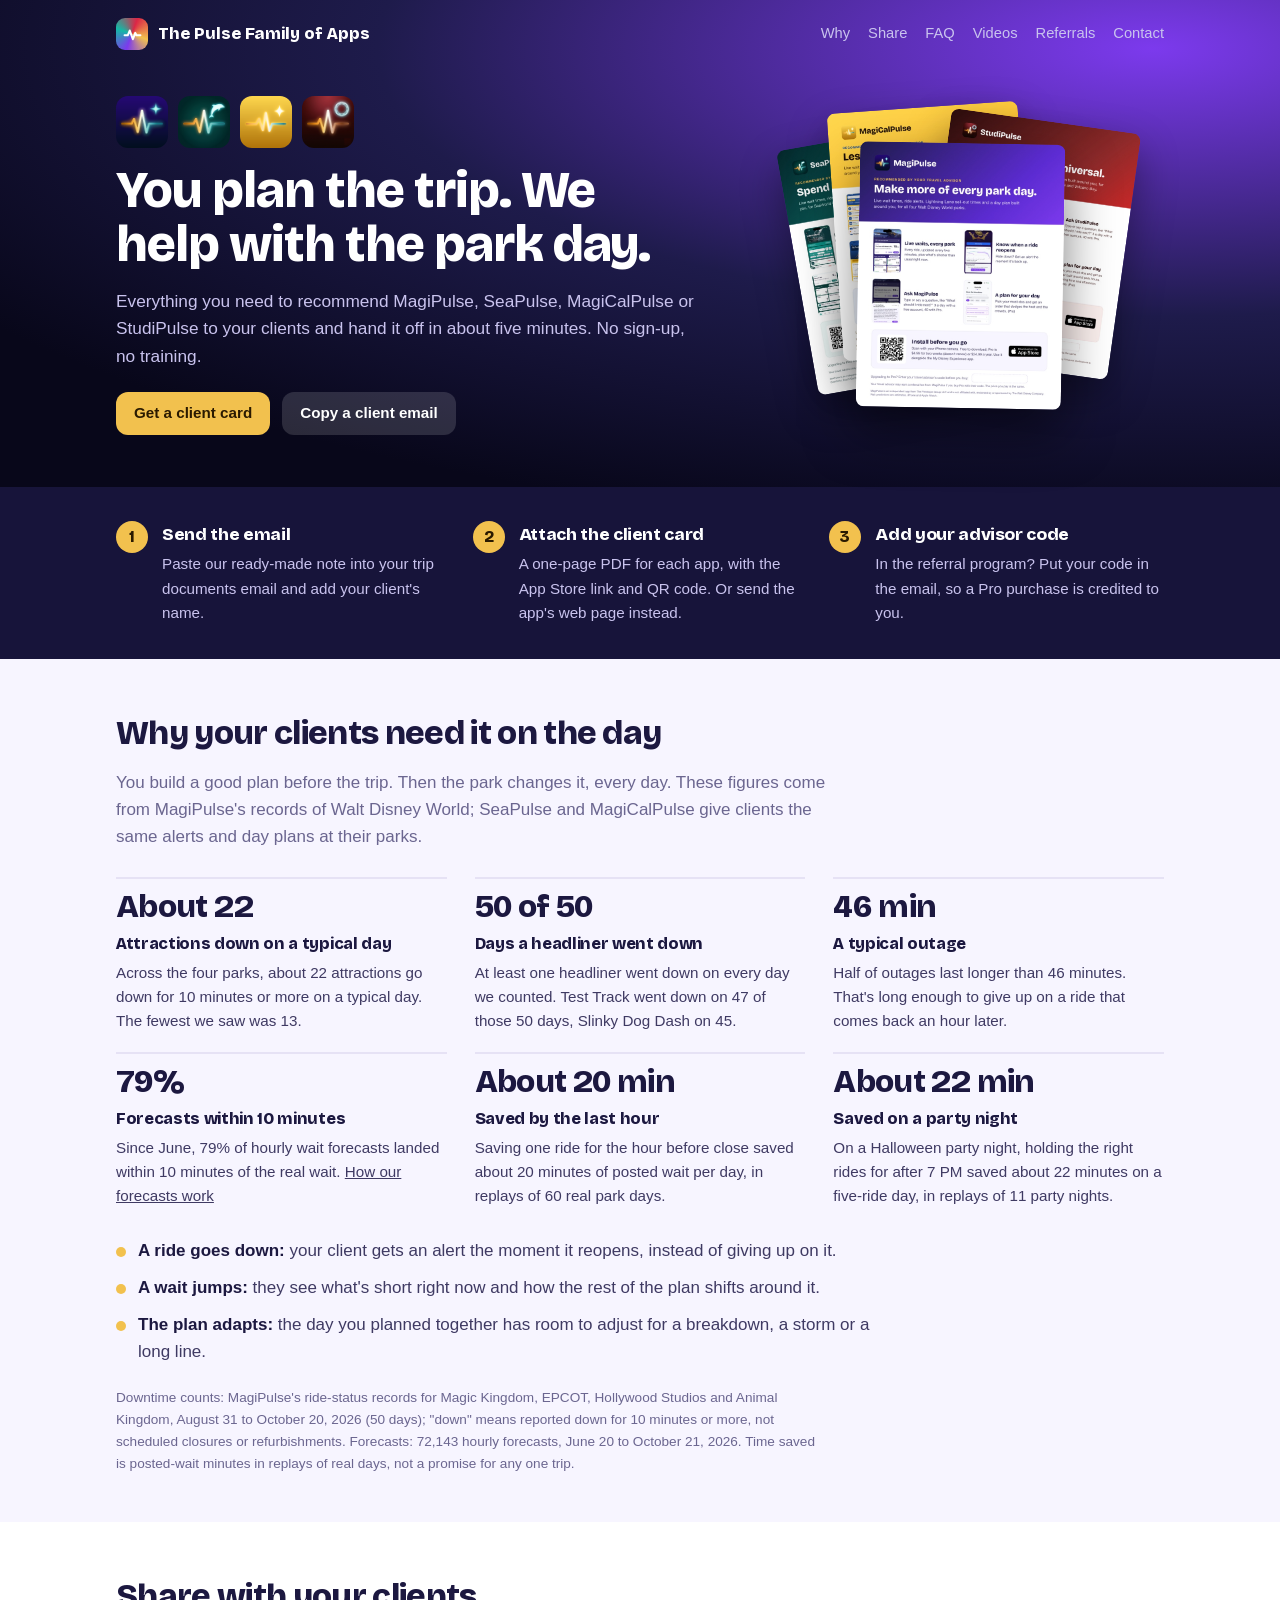
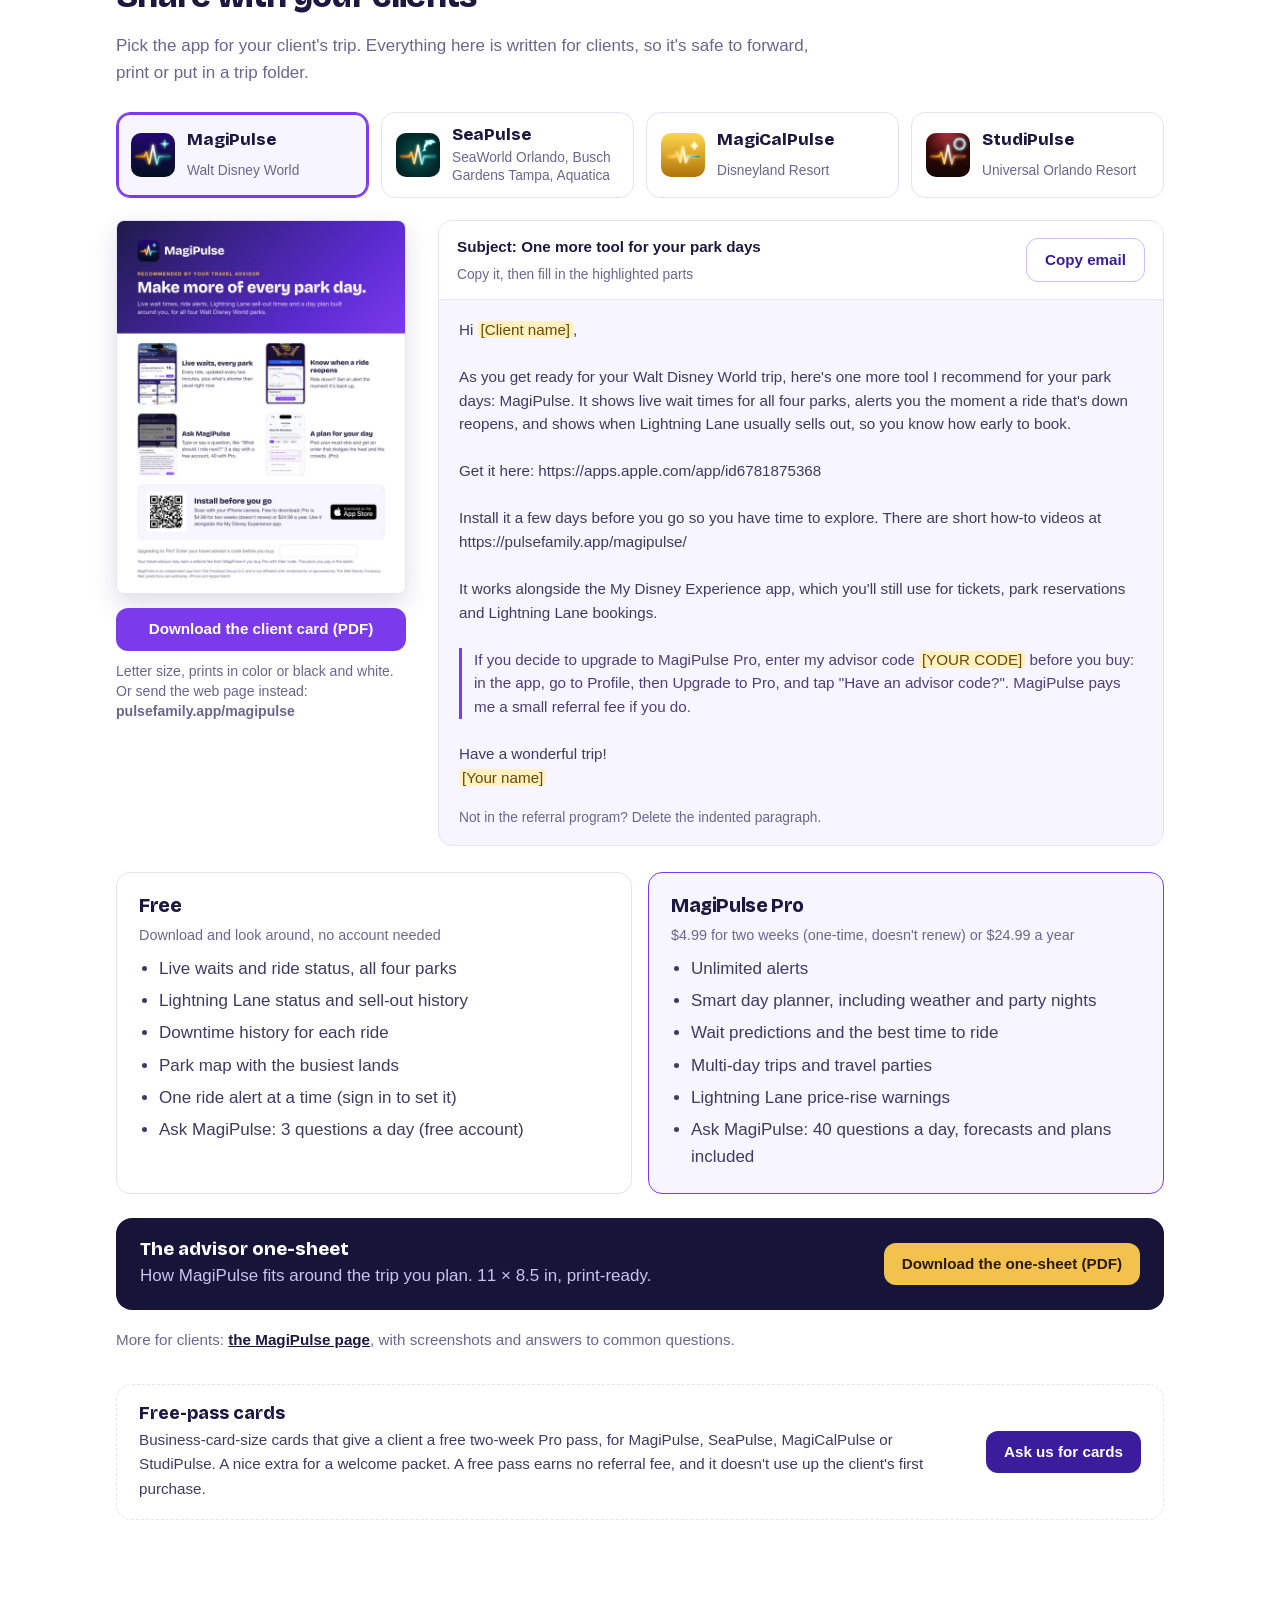
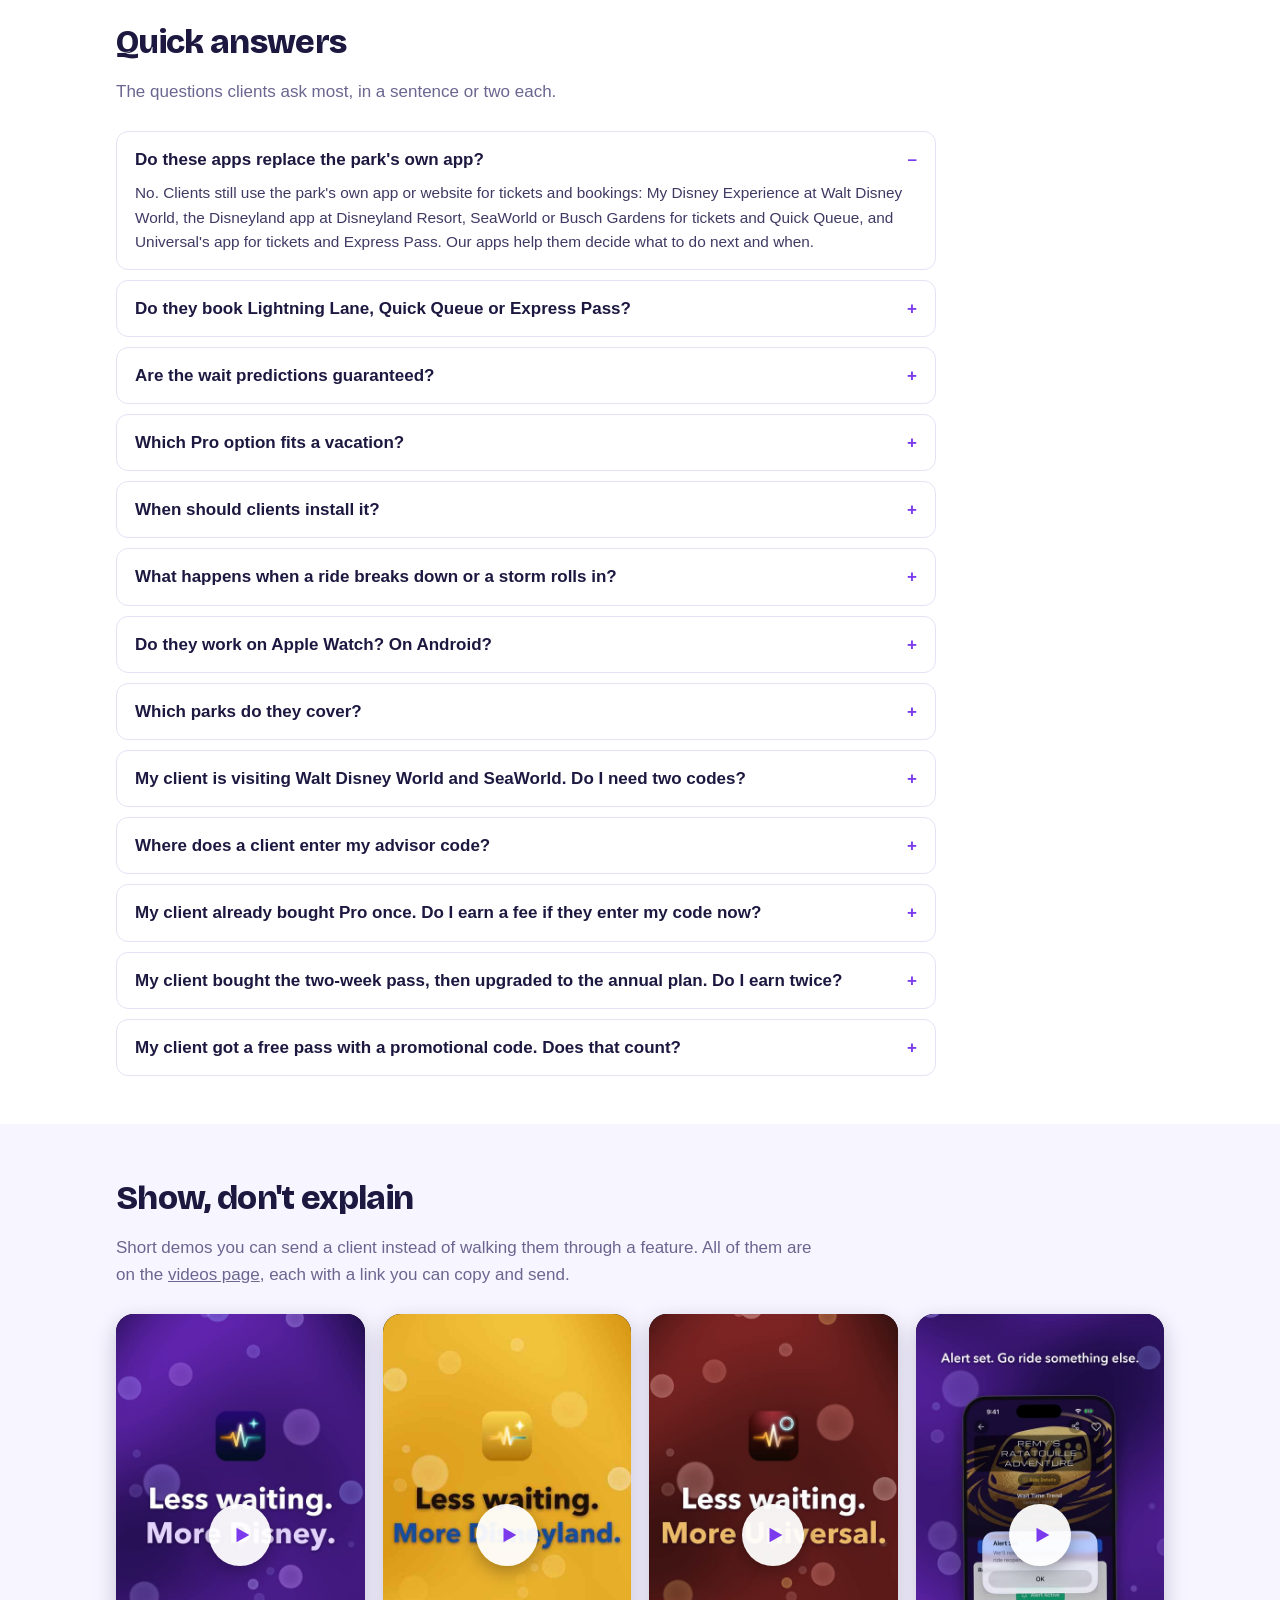
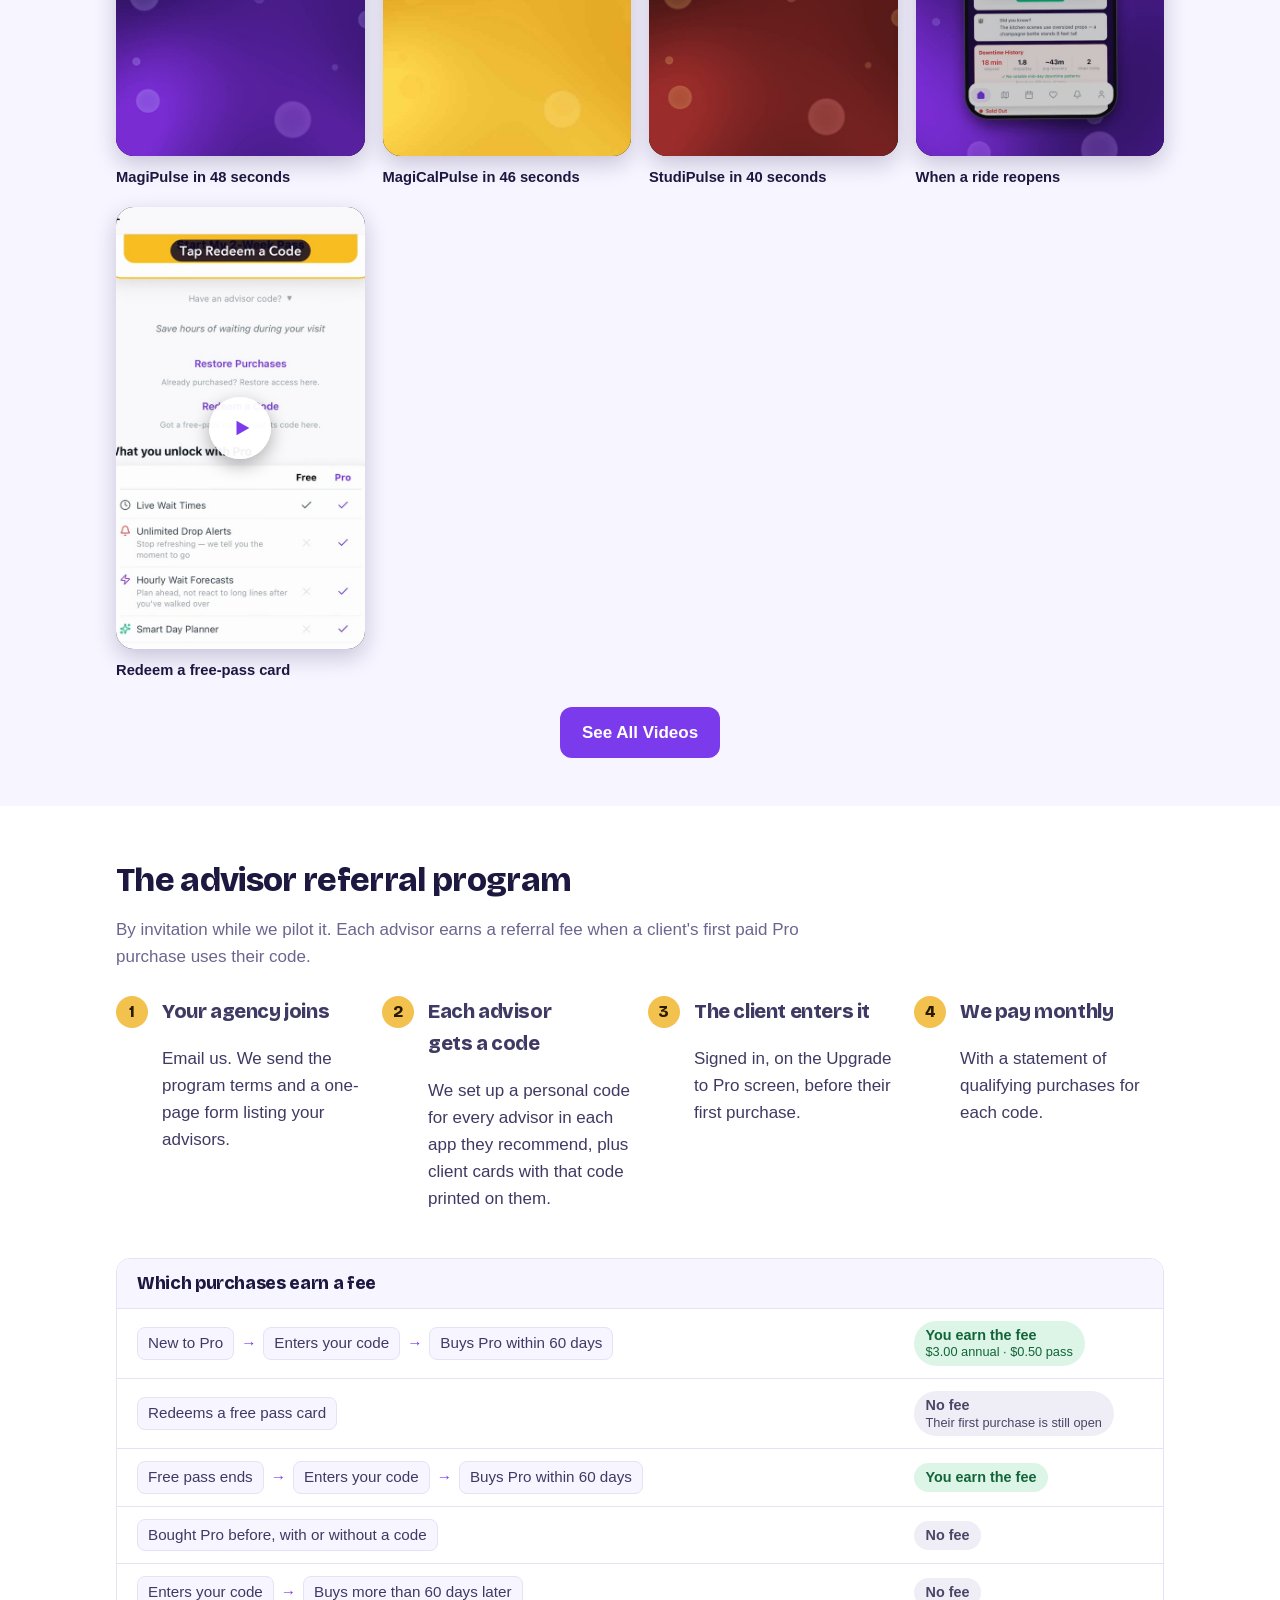
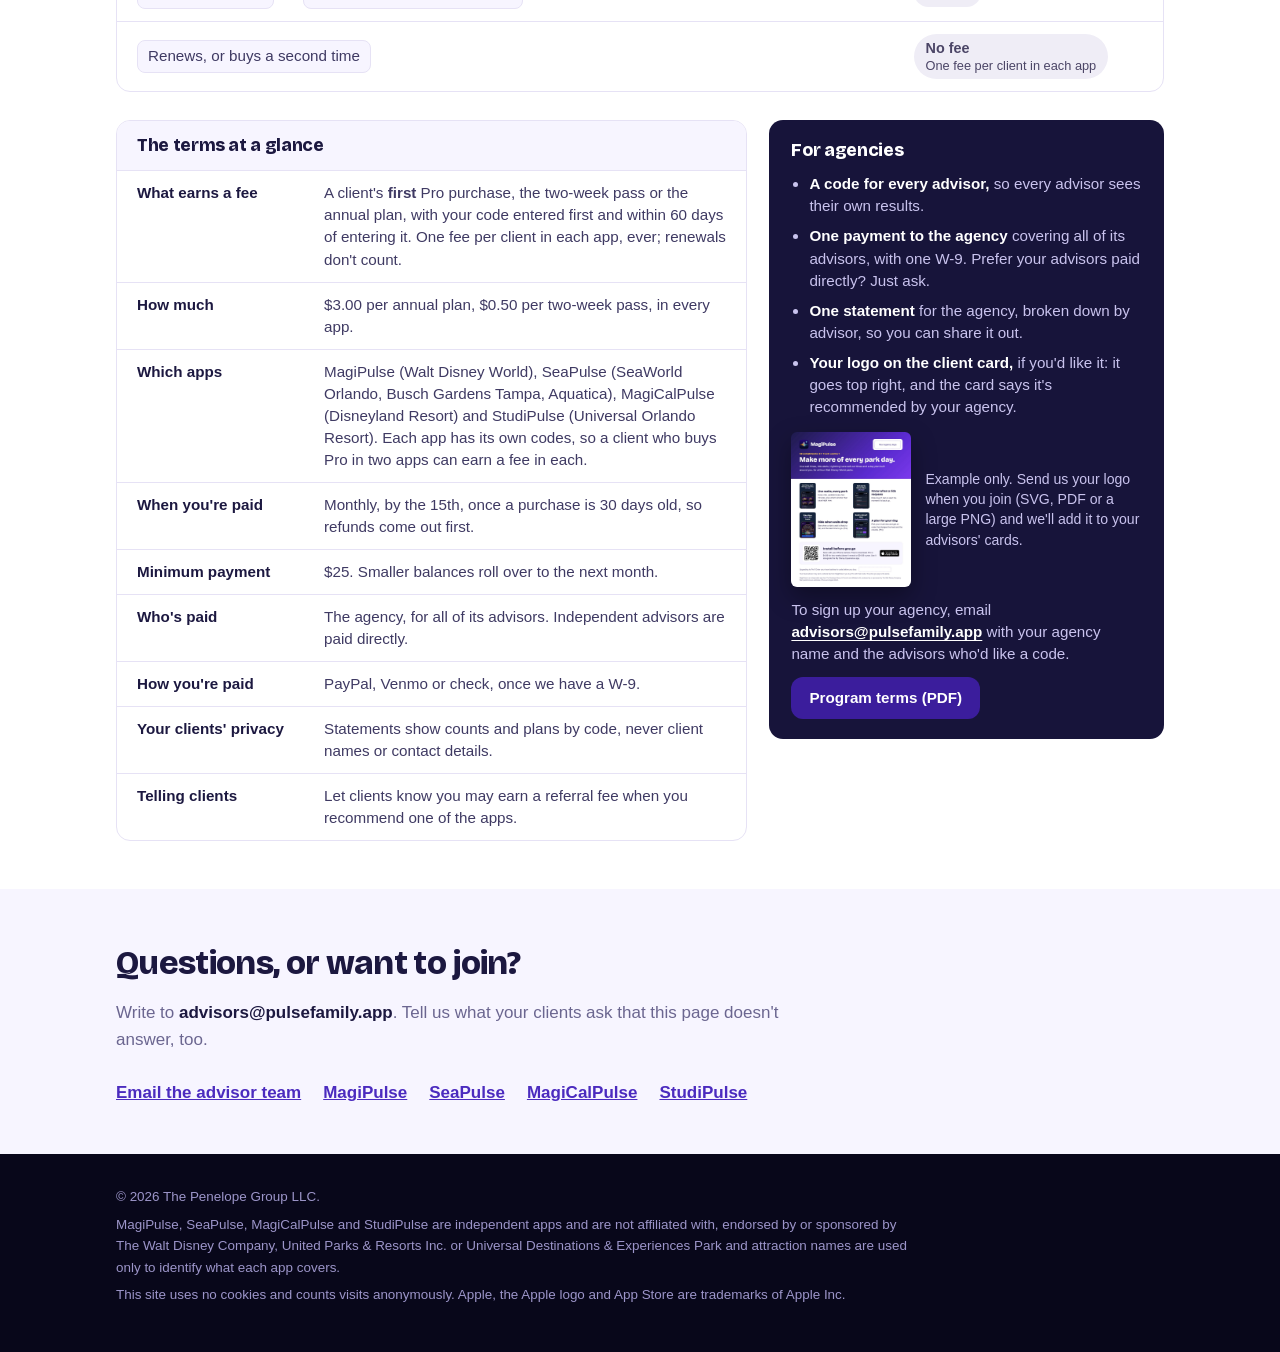
<file: travel-advisors/index.html>
<!DOCTYPE html>
<!--
  Travel advisor resources for MagiPulse, SeaPulse, MagiCalPulse and StudiPulse.
  Built 2026-10-19 (MagiPulse); all four apps 2026-11-25 (terms 1.3).

  ⚠️ NOT FOR SEARCH. noindex here; robots.txt keeps crawlers off the PDFs
     (a PDF cannot carry a meta tag). Linked only from the app pages' footers.
  ⚠️ NOTHING SENSITIVE ON THIS PAGE: GitHub Pages cannot password-protect a
     page. The published fees and payment terms are public on purpose (they
     match the terms PDF); advisor codes, agency names and contacts never
     appear here. Those go in each advisor's private referral guide
     (DisneyWait docs/marketing/travel_advisors/).
  ⚠️ IN-APP WORDING. Every app now says "Have an advisor code?" (MagiPulse since
     1.10.0, which contains efe8774; SeaPulse and MagiCalPulse always did).
  ⚠️ NEVER put a free-pass offer code on this page: each is capped at 500
     redemptions and the page is public.
  ⚠️ COMMISSION FACTS match functions/subscriptionFunctions.js: one payment per
     client, on the first PAID Pro purchase (two-week pass OR annual) within 60
     days of the code being applied. Renewals, repeat passes and $0 offer-code
     redemptions (recorded in free_passes/) do not pay.
-->
<html lang="en">
<head>
  <meta charset="UTF-8">
  <meta name="viewport" content="width=device-width, initial-scale=1, viewport-fit=cover">
  <title>Pulse Apps for Travel Advisors</title>
  <meta name="robots" content="noindex, nofollow">
  <link rel="icon" type="image/png" href="../assets/img/favicon-family.png">
  <link rel="apple-touch-icon" href="../assets/img/icon-family.png">
  <link rel="stylesheet" href="../assets/site.css?v=14">
  <style>
    .ta-btns { display: flex; flex-wrap: wrap; gap: 12px; margin-top: 6px; }
    .btn { display: inline-flex; align-items: center; justify-content: center; gap: 8px; padding: 12px 18px; border-radius: 12px; font: 700 .95rem/1.2 var(--text); text-decoration: none; border: 0; cursor: pointer; }
    .btn:focus-visible { outline: 3px solid var(--gold); outline-offset: 2px; }
    .btn.gold { background: var(--gold); color: #2a1a00; }
    .btn.ghost { background: rgba(255,255,255,.14); color: #fff; }
    .btn.ink { background: #3b1d9c; color: #fff; }
    .btn.line { background: #fff; color: #3b1d9c; border: 1.5px solid #cdbcff; }
    .cardthumb { width: min(290px, 100%); justify-self: center; border-radius: 8px; box-shadow: 0 18px 40px rgba(0,0,0,.4); transform: rotate(2deg); }
    .steps3 > div { position: relative; padding-left: 46px; }
    .steps3 b.n { position: absolute; left: 0; top: 0; width: 32px; height: 32px; border-radius: 50%; background: var(--gold); color: #2a1a00; font: 800 1rem/32px var(--display); text-align: center; }
    .share { display: grid; grid-template-columns: 290px minmax(0, 1fr); gap: 32px; align-items: start; }
    .share figure { margin: 0; }
    .share figure img { border-radius: 8px; border: 1px solid var(--line); box-shadow: 0 10px 26px rgba(30,20,80,.14); }
    .share figcaption { margin-top: 14px; display: grid; gap: 10px; }
    .share figcaption small { color: var(--muted); font-size: .88rem; line-height: 1.45; }
    .email { background: var(--soft); border: 1px solid var(--line); border-radius: 14px; overflow: hidden; min-width: 0; }
    .email header { display: flex; justify-content: space-between; align-items: center; gap: 12px; padding: 12px 18px; border-bottom: 1px solid var(--line); background: #fff; }
    .email header b { color: var(--ink); font-size: .95rem; }
    .email header span { color: var(--muted); font-size: .86rem; }
    .email pre { margin: 0; padding: 18px 20px; white-space: pre-wrap; overflow-wrap: anywhere; font: .95rem/1.55 var(--text); color: var(--body); }
    .email mark { background: #fff1c2; color: #6b4a00; padding: 0 3px; border-radius: 4px; }
    .email .opt { display: block; border-left: 3px solid #cdbcff; padding-left: 12px; color: #4b3f7a; }
    .email footer.note { all: unset; display: block; padding: 0 20px 16px; font-size: .86rem; color: var(--muted); }
    .faq { display: grid; gap: 10px; max-width: 820px; }
    .faq details { background: #fff; border: 1px solid var(--line); border-radius: 12px; padding: 14px 18px; }
    .faq summary { cursor: pointer; color: var(--ink); font-weight: 700; list-style: none; display: flex; justify-content: space-between; gap: 12px; }
    .faq summary::-webkit-details-marker { display: none; }
    .faq summary::after { content: '+'; color: #7c3aed; font-weight: 800; }
    .faq details[open] summary::after { content: '\2013'; }
    .faq p { margin: 8px 0 0; font-size: .96rem; }
    .ref { display: grid; grid-template-columns: repeat(3, minmax(0, 1fr)); gap: 16px; }
    .callout { margin-top: 24px; display: flex; flex-wrap: wrap; gap: 14px 22px; align-items: center; justify-content: space-between; background: var(--night2); color: var(--on-dark-2); border-radius: 16px; padding: 20px 24px; }
    .callout b { color: #fff; font: 800 1.15rem/1.2 var(--display); display: block; margin-bottom: 2px; }
    .mail { font-weight: 700; color: var(--ink); user-select: all; }
    @media (max-width: 900px) { .share { grid-template-columns: 1fr; } .share figure { max-width: 290px; } .ref { grid-template-columns: 1fr; } }
    .refsteps { margin-bottom: 28px; }
    .refterms { display: grid; grid-template-columns: minmax(0, 1.6fr) minmax(0, 1fr); gap: 22px; align-items: start; }
    .glance { border: 1px solid var(--line); border-radius: 14px; overflow: hidden; background: #fff; }
    .glance h3, .agency h3 { margin: 0; color: var(--ink); font: 800 1.1rem/1.2 var(--display); }
    .glance h3 { padding: 14px 20px; background: var(--soft); border-bottom: 1px solid var(--line); }
    .glance dl { display: grid; grid-template-columns: 11em minmax(0, 1fr); margin: 0; }
    .glance dt, .glance dd { margin: 0; padding: 11px 20px; border-bottom: 1px solid var(--line); font-size: .95rem; line-height: 1.45; }
    .glance dt { color: var(--ink); font-weight: 700; }
    .glance dl > :nth-last-child(-n+2) { border-bottom: 0; }
    .agency { background: var(--night2); color: var(--on-dark-2); border-radius: 14px; padding: 20px 22px; display: grid; gap: 12px; }
    .agency h3 { color: #fff; }
    .agency ul { margin: 0; padding-left: 18px; display: grid; gap: 8px; font-size: .95rem; line-height: 1.45; }
    .agency b { color: #fff; }
    .agency .btn { justify-self: start; }
    .agency .join { margin: 0; font-size: .95rem; line-height: 1.45; }
    .agency .join a { color: #fff; font-weight: 700; text-decoration: underline; text-underline-offset: 3px; overflow-wrap: anywhere; }
    .agency .join a:focus-visible { outline: 2px solid #fff; outline-offset: 2px; border-radius: 3px; }
    /* Which purchases earn a fee: one row per client situation, ending in an outcome. */
    .earn { margin: 0 0 28px; border: 1px solid var(--line); border-radius: 14px; background: #fff; overflow: hidden; }
    .earn > h3 { margin: 0; padding: 14px 20px; background: var(--soft); border-bottom: 1px solid var(--line); color: var(--ink); font: 800 1.1rem/1.2 var(--display); }
    .earn ul { list-style: none; margin: 0; padding: 0; }
    .earn li { display: grid; grid-template-columns: minmax(0, 1fr) 13.5em; gap: 10px 18px; align-items: center; padding: 12px 20px; border-bottom: 1px solid var(--line); }
    .earn li:last-child { border-bottom: 0; }
    .earn .path { display: flex; flex-wrap: wrap; align-items: center; gap: 6px 4px; font-size: .95rem; line-height: 1.35; color: var(--body); }
    .earn .step { background: var(--soft); border: 1px solid var(--line); border-radius: 8px; padding: 5px 10px; }
    .earn .to { color: #7c3aed; font-weight: 800; padding: 0 3px; }
    .earn .out { justify-self: start; border-radius: 99px; padding: 5px 12px; font-size: .9rem; font-weight: 700; line-height: 1.3; }
    .earn .out.yes { background: #dcf5e6; color: #12643a; }
    .earn .out.no { background: #efedf6; color: #4b4566; }
    .earn .out small { display: block; font-weight: 500; font-size: .8rem; }
    @media (max-width: 700px) { .earn li { grid-template-columns: 1fr; } }
    .agency .mock { margin: 2px 0 0; display: grid; grid-template-columns: 120px minmax(0, 1fr); gap: 14px; align-items: center; }
    .agency .mock a { display: block; border-radius: 6px; }
    .agency .mock a:focus-visible { outline: 2px solid #fff; outline-offset: 3px; }
    .agency .mock img { display: block; width: 120px; height: auto; border-radius: 6px; box-shadow: 0 10px 24px rgba(0,0,0,.35); }
    .agency .mock figcaption { font-size: .88rem; line-height: 1.45; }
    .ph { background: #fff1c2; color: #6b4a00; padding: 0 3px; border-radius: 4px; font-weight: 600; }
    @media (max-width: 900px) { .refterms { grid-template-columns: 1fr; } .glance dl { grid-template-columns: 1fr; } .glance dt { border-bottom: 0; padding-bottom: 0; } }
    .why { display: grid; grid-template-columns: repeat(3, minmax(0, 1fr)); gap: 18px 28px; }
    .why > div { border-top: 2px solid var(--line); padding-top: 12px; min-width: 0; }
    .why b.big { display: block; font: 800 2rem/1 var(--display); color: var(--ink); letter-spacing: -.02em; font-variant-numeric: tabular-nums; }
    .why h3 { color: var(--ink); font-size: 1.02rem; margin: 8px 0 4px; }
    .why p { margin: 0; font-size: .95rem; }
    .whyso { margin: 28px 0 0; padding: 0; list-style: none; display: grid; gap: 10px; max-width: 46em; }
    .whyso li { padding-left: 22px; position: relative; }
    .whyso li::before { content: ''; position: absolute; left: 0; top: .6em; width: 10px; height: 10px; border-radius: 50%; background: var(--gold); }
    .whyso b { color: var(--ink); }
    .src { margin: 22px 0 0; font-size: .85rem; color: var(--muted); max-width: 52em; }
    @media (max-width: 900px) { .why { grid-template-columns: 1fr; } }
    /* App chooser: one tab per app, each panel recolored by the app's own class. */
    .apptabs { display: grid; grid-template-columns: repeat(4, minmax(0, 1fr)); gap: 12px; margin: 0 0 22px; }
    .apptab { display: grid; grid-template-columns: 44px minmax(0, 1fr); gap: 4px 12px; align-items: center; text-align: left; padding: 12px 14px; border-radius: 14px; border: 1.5px solid var(--line); background: #fff; cursor: pointer; font: inherit; color: var(--body); }
    .apptab img { grid-row: span 2; width: 44px; height: 44px; border-radius: 10px; }
    .apptab b { color: var(--ink); font: 800 1.05rem/1.15 var(--display); }
    .apptab span { font-size: .86rem; line-height: 1.3; color: var(--muted); }
    .apptab[aria-selected="true"] { border-color: var(--cta); box-shadow: 0 0 0 2px var(--cta) inset; background: var(--soft); }
    .apptab:focus-visible { outline: 3px solid var(--gold); outline-offset: 2px; }
    .apppanel { scroll-margin-top: 20px; }
    .apppanel + .apppanel { margin-top: 48px; }
    .js-tabs .apppanel + .apppanel { margin-top: 0; }
    .apppanel[hidden] { display: none; }
    .apppanel > h3 { margin: 0 0 14px; color: var(--ink); font: 800 1.3rem/1.2 var(--display); }
    .js-tabs .apppanel > h3 { display: none; }
    .apppanel .btn.ink { background: var(--cta); }
    .apppanel .email .opt { border-left-color: var(--a2); }
    .apppanel .tiers { margin-top: 26px; }
    .apppanel .tier.pro { border-color: var(--a2); background: var(--soft); }
    .applinks { margin: 18px 0 0; font-size: .95rem; color: var(--muted); }
    .applinks a { color: var(--ink); font-weight: 700; }
    .fan { position: relative; justify-self: center; width: min(330px, 100%); aspect-ratio: 330 / 330; }
    .fan img { position: absolute; width: 58%; border-radius: 8px; box-shadow: 0 18px 40px rgba(0,0,0,.4); }
    /* MagiPulse is the flagship, so it sits on top, upright and a little larger */
    .fan img:nth-child(1) { left: 0; top: 10%; transform: rotate(-10deg); }
    .fan img:nth-child(2) { left: 12%; top: 2%; transform: rotate(-4deg); z-index: 1; }
    .fan img:nth-child(3) { right: 0; top: 6%; transform: rotate(8deg); z-index: 2; }
    .fan img:nth-child(4) { left: 19%; top: 13%; width: 62%; transform: rotate(1deg); z-index: 3; box-shadow: 0 24px 50px rgba(0,0,0,.5); }
    .appicons { display: flex; gap: 10px; margin-bottom: 16px; }
    .appicons img { width: 52px; height: 52px; border-radius: 12px; }
    .freepass { margin-top: 32px; display: grid; grid-template-columns: minmax(0, 1fr) auto; gap: 14px 22px; align-items: center; border: 1px dashed var(--line); border-radius: 16px; padding: 18px 22px; background: #fff; }
    .freepass b { display: block; color: var(--ink); font: 800 1.1rem/1.2 var(--display); margin-bottom: 4px; }
    .freepass p { margin: 0; font-size: .95rem; }
    @media (max-width: 980px) { .apptabs { grid-template-columns: repeat(2, minmax(0, 1fr)); } }
    @media (max-width: 760px) { .apptabs { grid-template-columns: 1fr; } .freepass { grid-template-columns: 1fr; } }
  </style>
</head>
<body class="mp">
  <header class="apphero">
    <div class="wrap">
      <nav class="nav">
        <a class="brand" href="../"><span class="mark"><svg viewBox="0 0 24 24" fill="none" stroke="#fff" stroke-width="2.6" stroke-linecap="round" stroke-linejoin="round" aria-hidden="true"><path d="M2 13h4l2.5-6 4 11 3-8 1.5 3H22"/></svg></span>The Pulse Family of Apps</a>
        <div class="links"><a href="#why">Why</a><a href="#share">Share</a><a href="#faq">FAQ</a><a href="#videos">Videos</a><a href="#referrals">Referrals</a><a href="#contact">Contact</a></div>
      </nav>
    </div>
    <div class="wrap apphero-in">
      <div>
        <div class="appicons"><img src="../assets/img/icon-magipulse.png" alt="MagiPulse" width="52" height="52"><img src="../assets/img/icon-seapulse.png" alt="SeaPulse" width="52" height="52"><img src="../assets/img/icon-magicalpulse.png" alt="MagiCalPulse" width="52" height="52"><img src="../assets/img/icon-studipulse.png" alt="StudiPulse" width="52" height="52"></div>
        <h1>You plan the trip. We help with the park day.</h1>
        <p>Everything you need to recommend MagiPulse, SeaPulse, MagiCalPulse or StudiPulse to your clients and hand it off in about five minutes. No sign-up, no training.</p>
        <div class="ta-btns">
          <a class="btn gold" href="#share">Get a client card</a>
          <a class="btn ghost" href="#share">Copy a client email</a>
        </div>
      </div>
      <div class="fan" aria-hidden="true"><img src="client-card-seapulse.jpg" alt="" width="612" height="792"><img src="client-card-magicalpulse.jpg" alt="" width="612" height="792"><img src="client-card-studipulse.jpg" alt="" width="612" height="792"><img src="client-card.jpg" alt="" width="612" height="792"></div>
    </div>
  </header>

  <main>
    <section class="band">
      <div class="wrap grid3 steps3">
        <div><b class="n">1</b><h3>Send the email</h3><p>Paste our ready-made note into your trip documents email and add your client's name.</p></div>
        <div><b class="n">2</b><h3>Attach the client card</h3><p>A one-page PDF for each app, with the App Store link and QR code. Or send the app's web page instead.</p></div>
        <div><b class="n">3</b><h3>Add your advisor code</h3><p>In the referral program? Put your code in the email, so a Pro purchase is credited to you.</p></div>
      </div>
    </section>

    <section class="light" id="why">
      <div class="wrap">
        <h2>Why your clients need it on the day</h2>
        <p class="sub">You build a good plan before the trip. Then the park changes it, every day. These figures come from MagiPulse's records of Walt Disney World; SeaPulse and MagiCalPulse give clients the same alerts and day plans at their parks.</p>
        <div class="why">
          <div><b class="big">About 22</b><h3>Attractions down on a typical day</h3><p>Across the four parks, about 22 attractions go down for 10 minutes or more on a typical day. The fewest we saw was 13.</p></div>
          <div><b class="big">50 of 50</b><h3>Days a headliner went down</h3><p>At least one headliner went down on every day we counted. Test Track went down on 47 of those 50 days, Slinky Dog Dash on 45.</p></div>
          <div><b class="big">46 min</b><h3>A typical outage</h3><p>Half of outages last longer than 46 minutes. That's long enough to give up on a ride that comes back an hour later.</p></div>
          <div><b class="big">79%</b><h3>Forecasts within 10 minutes</h3><p>Since June, 79% of hourly wait forecasts landed within 10 minutes of the real wait. <a href="../about/#forecasts">How our forecasts work</a></p></div>
          <div><b class="big">About 20 min</b><h3>Saved by the last hour</h3><p>Saving one ride for the hour before close saved about 20 minutes of posted wait per day, in replays of 60 real park days.</p></div>
          <div><b class="big">About 22 min</b><h3>Saved on a party night</h3><p>On a Halloween party night, holding the right rides for after 7 PM saved about 22 minutes on a five-ride day, in replays of 11 party nights.</p></div>
        </div>
        <ul class="whyso">
          <li><b>A ride goes down:</b> your client gets an alert the moment it reopens, instead of giving up on it.</li>
          <li><b>A wait jumps:</b> they see what's short right now and how the rest of the plan shifts around it.</li>
          <li><b>The plan adapts:</b> the day you planned together has room to adjust for a breakdown, a storm or a long line.</li>
        </ul>
        <p class="src">Downtime counts: MagiPulse's ride-status records for Magic Kingdom, EPCOT, Hollywood Studios and Animal Kingdom, August 31 to October 20, 2026 (50 days); "down" means reported down for 10 minutes or more, not scheduled closures or refurbishments. Forecasts: 72,143 hourly forecasts, June 20 to October 21, 2026. Time saved is posted-wait minutes in replays of real days, not a promise for any one trip.</p>
      </div>
    </section>

    <section class="white" id="share">
      <div class="wrap">
        <h2>Share with your clients</h2>
        <p class="sub">Pick the app for your client's trip. Everything here is written for clients, so it's safe to forward, print or put in a trip folder.</p>
        <div class="apptabs" role="tablist" aria-label="Choose an app" hidden>
          <button class="apptab mp" type="button" role="tab" id="tab-magipulse" aria-controls="magipulse" aria-selected="true"><img src="../assets/img/icon-magipulse.png" alt="" width="44" height="44"><b>MagiPulse</b><span>Walt Disney World</span></button>
          <button class="apptab sp" type="button" role="tab" id="tab-seapulse" aria-controls="seapulse" aria-selected="false" tabindex="-1"><img src="../assets/img/icon-seapulse.png" alt="" width="44" height="44"><b>SeaPulse</b><span>SeaWorld Orlando, Busch Gardens Tampa, Aquatica</span></button>
          <button class="apptab mc" type="button" role="tab" id="tab-magicalpulse" aria-controls="magicalpulse" aria-selected="false" tabindex="-1"><img src="../assets/img/icon-magicalpulse.png" alt="" width="44" height="44"><b>MagiCalPulse</b><span>Disneyland Resort</span></button>
          <button class="apptab su" type="button" role="tab" id="tab-studipulse" aria-controls="studipulse" aria-selected="false" tabindex="-1"><img src="../assets/img/icon-studipulse.png" alt="" width="44" height="44"><b>StudiPulse</b><span>Universal Orlando Resort</span></button>
        </div>
        <div class="apppanel mp" id="magipulse" role="tabpanel" aria-labelledby="tab-magipulse">
          <h3>MagiPulse · Walt Disney World</h3>
          <div class="share">
            <figure>
              <img src="client-card.jpg" alt="The MagiPulse client card" width="612" height="792" loading="lazy">
              <figcaption>
                <a class="btn ink" href="magipulse-client-card.pdf">Download the client card (PDF)</a>
                <small>Letter size, prints in color or black and white. Or send the web page instead: <b>pulsefamily.app/magipulse</b></small>
              </figcaption>
            </figure>
            <div class="email">
              <header><div><b>Subject: One more tool for your park days</b><br><span>Copy it, then fill in the highlighted parts</span></div><button class="btn line copy" type="button" data-copy="email-magipulse">Copy email</button></header>
<pre id="email-magipulse">Hi <mark>[Client name]</mark>,

As you get ready for your Walt Disney World trip, here's one more tool I recommend for your park days: MagiPulse. It shows live wait times for all four parks, alerts you the moment a ride that's down reopens, and shows when Lightning Lane usually sells out, so you know how early to book.

Get it here: https://apps.apple.com/app/id6781875368

Install it a few days before you go so you have time to explore. There are short how-to videos at https://pulsefamily.app/magipulse/

It works alongside the My Disney Experience app, which you'll still use for tickets, park reservations and Lightning Lane bookings.

<span class="opt">If you decide to upgrade to MagiPulse Pro, enter my advisor code <mark>[YOUR CODE]</mark> before you buy: in the app, go to Profile, then Upgrade to Pro, and tap "Have an advisor code?". MagiPulse pays me a small referral fee if you do.</span>
Have a wonderful trip!
<mark>[Your name]</mark></pre>
              <footer class="note">Not in the referral program? Delete the indented paragraph.</footer>
            </div>
          </div>
          <div class="tiers">
            <div class="tier"><h3>Free</h3><p class="cost">Download and look around, no account needed</p>
              <ul><li>Live waits and ride status, all four parks</li><li>Lightning Lane status and sell-out history</li><li>Downtime history for each ride</li><li>Park map with the busiest lands</li><li>One ride alert at a time (sign in to set it)</li><li>Ask MagiPulse: 3 questions a day (free account)</li></ul></div>
            <div class="tier pro"><h3>MagiPulse Pro</h3><p class="cost">$4.99 for two weeks (one-time, doesn't renew) or $24.99 a year</p>
              <ul><li>Unlimited alerts</li><li>Smart day planner, including weather and party nights</li><li>Wait predictions and the best time to ride</li><li>Multi-day trips and travel parties</li><li>Lightning Lane price-rise warnings</li><li>Ask MagiPulse: 40 questions a day, forecasts and plans included</li></ul></div>
          </div>
          <div class="callout"><div><b>The advisor one-sheet</b>How MagiPulse fits around the trip you plan. 11 × 8.5 in, print-ready.</div><a class="btn gold" href="magipulse-advisor-one-sheet.pdf">Download the one-sheet (PDF)</a></div>
          <p class="applinks">More for clients: <a href="../magipulse/">the MagiPulse page</a>, with screenshots and answers to common questions.</p>
        </div>
        <div class="apppanel sp" id="seapulse" role="tabpanel" aria-labelledby="tab-seapulse">
          <h3>SeaPulse · SeaWorld Orlando, Busch Gardens Tampa, Aquatica</h3>
          <div class="share">
            <figure>
              <img src="client-card-seapulse.jpg" alt="The SeaPulse client card" width="612" height="792" loading="lazy">
              <figcaption>
                <a class="btn ink" href="seapulse-client-card.pdf">Download the client card (PDF)</a>
                <small>Letter size, prints in color or black and white. Or send the web page instead: <b>pulsefamily.app/seapulse</b></small>
              </figcaption>
            </figure>
            <div class="email">
              <header><div><b>Subject: One more tool for your park days</b><br><span>Copy it, then fill in the highlighted parts</span></div><button class="btn line copy" type="button" data-copy="email-seapulse">Copy email</button></header>
<pre id="email-seapulse">Hi <mark>[Client name]</mark>,

As you get ready for your SeaWorld Orlando, Busch Gardens Tampa or Aquatica trip, here's one more tool I recommend for your park days: SeaPulse. It shows live wait times at all three parks, alerts you the moment a ride that's down reopens, and builds a day plan that works around the heat and afternoon storms.

Get it here: https://apps.apple.com/app/id6760982241

Install it a few days before you go so you have time to explore. You can read more about it at https://pulsefamily.app/seapulse/

SeaPulse doesn't sell tickets or Quick Queue; you'll still buy those from the park.

<span class="opt">If you decide to upgrade to SeaPulse Pro, enter my advisor code <mark>[YOUR CODE]</mark> before you buy: in the app, go to Profile, then Upgrade to Pro, and tap "Have an advisor code?". SeaPulse pays me a small referral fee if you do.</span>
Have a wonderful trip!
<mark>[Your name]</mark></pre>
              <footer class="note">Not in the referral program? Delete the indented paragraph.</footer>
            </div>
          </div>
          <div class="tiers">
            <div class="tier"><h3>Free</h3><p class="cost">Download and look around, no account needed</p>
              <ul><li>Live waits and ride status at all three parks</li><li>Quick Queue rides marked</li><li>Downtime history for each ride</li><li>One ride alert at a time (sign in to set it)</li><li>Ask SeaPulse: 3 questions a day (free account)</li></ul></div>
            <div class="tier pro"><h3>SeaPulse Pro</h3><p class="cost">$4.99 for two weeks (one-time, doesn't renew) or $24.99 a year</p>
              <ul><li>Unlimited alerts</li><li>A smart day plan that works around the weather</li><li>Wait predictions and the best time to ride</li><li>Multi-day trip planning</li><li>Ask SeaPulse: 40 questions a day, forecasts and plans included</li></ul></div>
          </div>
          <div class="callout"><div><b>The advisor one-sheet</b>How SeaPulse fits around the trip you plan. 11 × 8.5 in, print-ready.</div><a class="btn gold" href="seapulse-advisor-one-sheet.pdf">Download the one-sheet (PDF)</a></div>
          <p class="applinks">More for clients: <a href="../seapulse/">the SeaPulse page</a>, with screenshots and answers to common questions.</p>
        </div>
        <div class="apppanel mc" id="magicalpulse" role="tabpanel" aria-labelledby="tab-magicalpulse">
          <h3>MagiCalPulse · Disneyland Resort</h3>
          <div class="share">
            <figure>
              <img src="client-card-magicalpulse.jpg" alt="The MagiCalPulse client card" width="612" height="792" loading="lazy">
              <figcaption>
                <a class="btn ink" href="magicalpulse-client-card.pdf">Download the client card (PDF)</a>
                <small>Letter size, prints in color or black and white. Or send the web page instead: <b>pulsefamily.app/magicalpulse</b></small>
              </figcaption>
            </figure>
            <div class="email">
              <header><div><b>Subject: One more tool for your park days</b><br><span>Copy it, then fill in the highlighted parts</span></div><button class="btn line copy" type="button" data-copy="email-magicalpulse">Copy email</button></header>
<pre id="email-magicalpulse">Hi <mark>[Client name]</mark>,

As you get ready for your Disneyland Resort trip, here's one more tool I recommend for your park days: MagiCalPulse. It shows live wait times for Disneyland Park and Disney California Adventure, alerts you the moment a ride that's down reopens, and shows when Lightning Lane usually sells out, so you know how early to book.

Get it here: https://apps.apple.com/app/id6800159547

Install it a few days before you go so you have time to explore. There's a short video at https://pulsefamily.app/magicalpulse/

It works alongside the Disneyland app, which you'll still use for tickets and Lightning Lane bookings.

<span class="opt">If you decide to upgrade to MagiCalPulse Pro, enter my advisor code <mark>[YOUR CODE]</mark> before you buy: in the app, go to Profile, then Upgrade to Pro, and tap "Have an advisor code?". MagiCalPulse pays me a small referral fee if you do.</span>
Have a wonderful trip!
<mark>[Your name]</mark></pre>
              <footer class="note">Not in the referral program? Delete the indented paragraph.</footer>
            </div>
          </div>
          <div class="tiers">
            <div class="tier"><h3>Free</h3><p class="cost">Download and look around, no account needed</p>
              <ul><li>Live waits and ride status in both parks</li><li>Lightning Lane status, return times and prices</li><li>Lightning Lane sell-out history</li><li>Downtime history for each ride</li><li>One ride alert at a time (sign in to set it)</li><li>Ask MagiCalPulse: 3 questions a day (free account)</li></ul></div>
            <div class="tier pro"><h3>MagiCalPulse Pro</h3><p class="cost">$4.99 for two weeks (one-time, doesn't renew) or $24.99 a year</p>
              <ul><li>Unlimited alerts</li><li>A smart day plan that works around the weather</li><li>Wait predictions and the best time to ride</li><li>Multi-day trip planning</li><li>Ask MagiCalPulse: 40 questions a day, forecasts and plans included</li></ul></div>
          </div>
          <div class="callout"><div><b>The advisor one-sheet</b>How MagiCalPulse fits around the trip you plan. 11 × 8.5 in, print-ready.</div><a class="btn gold" href="magicalpulse-advisor-one-sheet.pdf">Download the one-sheet (PDF)</a></div>
          <p class="applinks">More for clients: <a href="../magicalpulse/">the MagiCalPulse page</a>, with screenshots and answers to common questions.</p>
        </div>
        <div class="apppanel su" id="studipulse" role="tabpanel" aria-labelledby="tab-studipulse">
          <h3>StudiPulse · Universal Orlando Resort</h3>
          <div class="share">
            <figure>
              <img src="client-card-studipulse.jpg" alt="The StudiPulse client card" width="612" height="792" loading="lazy">
              <figcaption>
                <a class="btn ink" href="studipulse-client-card.pdf">Download the client card (PDF)</a>
                <small>Letter size, prints in color or black and white. Or send the web page instead: <b>pulsefamily.app/studipulse</b></small>
              </figcaption>
            </figure>
            <div class="email">
              <header><div><b>Subject: One more tool for your park days</b><br><span>Copy it, then fill in the highlighted parts</span></div><button class="btn line copy" type="button" data-copy="email-studipulse">Copy email</button></header>
<pre id="email-studipulse">Hi <mark>[Client name]</mark>,

As you get ready for your Universal Orlando trip, here's one more tool I recommend for your park days: StudiPulse. It shows live standby and Express Pass waits for Universal Studios Florida, Islands of Adventure, Epic Universe and Volcano Bay, and alerts you the moment a ride that's down reopens.

Get it here: https://apps.apple.com/app/id6780726816

Install it a few days before you go so you have time to explore. There's a short video at https://pulsefamily.app/studipulse/

It works alongside the Universal Orlando Resort app, which you'll still use for tickets and Express Pass.

<span class="opt">If you decide to upgrade to StudiPulse Pro, enter my advisor code <mark>[YOUR CODE]</mark> before you buy: in the app, go to Profile, then Upgrade to Pro, and tap "Have an advisor code?". StudiPulse pays me a small referral fee if you do.</span>
Have a wonderful trip!
<mark>[Your name]</mark></pre>
              <footer class="note">Not in the referral program? Delete the indented paragraph.</footer>
            </div>
          </div>
          <div class="tiers">
            <div class="tier"><h3>Free</h3><p class="cost">Download and look around, no account needed</p>
              <ul><li>Live waits and ride status at all four parks</li><li>Express Pass rides marked</li><li>Downtime history for each ride</li><li>One ride alert at a time (sign in to set it)</li><li>Ask StudiPulse: 3 questions a day (free account)</li></ul></div>
            <div class="tier pro"><h3>StudiPulse Pro</h3><p class="cost">$4.99 for two weeks (one-time, doesn't renew) or $24.99 a year</p>
              <ul><li>Unlimited alerts</li><li>A smart day plan that works around the weather</li><li>Wait predictions and the best time to ride</li><li>Multi-day trip planning</li><li>Ask StudiPulse: 40 questions a day, forecasts and plans included</li></ul></div>
          </div>
          <div class="callout"><div><b>The advisor one-sheet</b>How StudiPulse fits around the trip you plan. 11 × 8.5 in, print-ready.</div><a class="btn gold" href="studipulse-advisor-one-sheet.pdf">Download the one-sheet (PDF)</a></div>
          <p class="applinks">More for clients: <a href="../studipulse/">the StudiPulse page</a>, with screenshots and answers to common questions.</p>
        </div>
        <div class="freepass">
          <div><b>Free-pass cards</b><p>Business-card-size cards that give a client a free two-week Pro pass, for MagiPulse, SeaPulse, MagiCalPulse or StudiPulse. A nice extra for a welcome packet. A free pass earns no referral fee, and it doesn't use up the client's first purchase.</p></div>
          <a class="btn ink" href="mailto:advisors@pulsefamily.app?subject=Free-pass%20cards">Ask us for cards</a>
        </div>
      </div>
    </section>

    <section class="white" id="faq">
      <div class="wrap">
        <h2>Quick answers</h2>
        <p class="sub">The questions clients ask most, in a sentence or two each.</p>
        <div class="faq">
          <details open><summary>Do these apps replace the park's own app?</summary><p>No. Clients still use the park's own app or website for tickets and bookings: My Disney Experience at Walt Disney World, the Disneyland app at Disneyland Resort, SeaWorld or Busch Gardens for tickets and Quick Queue, and Universal's app for tickets and Express Pass. Our apps help them decide what to do next and when.</p></details>
          <details><summary>Do they book Lightning Lane, Quick Queue or Express Pass?</summary><p>No. MagiPulse and MagiCalPulse show each ride's Lightning Lane status and when it usually sells out, so clients know how early to book in Disney's app. SeaPulse marks which rides have Quick Queue, and StudiPulse shows Express Pass waits; clients buy those from the park.</p></details>
          <details><summary>Are the wait predictions guaranteed?</summary><p>No. Live waits update from the parks every two minutes. Predictions are estimates from past waits and today's conditions.</p></details>
          <details><summary>Which Pro option fits a vacation?</summary><p>The two-week pass ($4.99) covers a typical trip and doesn't renew. The annual plan ($24.99) suits annual passholders and repeat visitors.</p></details>
          <details><summary>When should clients install it?</summary><p>A few days before the trip, so they can sign in, set up a day plan and watch a video or two.</p></details>
          <details><summary>What happens when a ride breaks down or a storm rolls in?</summary><p>Clients can get an alert the moment a ride reopens. The day planner keeps outdoor rides out of the hottest and stormiest hours, and official National Weather Service warnings appear in the app.</p></details>
          <details><summary>Do they work on Apple Watch? On Android?</summary><p>Yes to Apple Watch: each app has a watch app plus watch-face shortcuts showing the shortest waits. They're iPhone-only for now.</p></details>
          <details><summary>Which parks do they cover?</summary><p>MagiPulse covers all four Walt Disney World parks: Magic Kingdom, EPCOT, Hollywood Studios and Animal Kingdom. SeaPulse covers SeaWorld Orlando, Busch Gardens Tampa and Aquatica. MagiCalPulse covers Disneyland Park and Disney California Adventure. StudiPulse covers Universal Studios Florida, Islands of Adventure, Epic Universe and Volcano Bay.</p></details>
          <details><summary>My client is visiting Walt Disney World and SeaWorld. Do I need two codes?</summary><p>We set up your code in each app you recommend, usually the same code in each. Your client enters it in each app, and the first paid Pro purchase in each app can earn a fee.</p></details>
          <details><summary>Where does a client enter my advisor code?</summary><p>Signed in, on Profile, then Upgrade to Pro, under "Have an advisor code?". It has to be entered in that app before they buy Pro there.</p></details>
          <details><summary>My client already bought Pro once. Do I earn a fee if they enter my code now?</summary><p>No. The fee is for a client's first paid Pro purchase in that app. If they bought a pass last year without a code, then enter yours and buy again, that purchase doesn't qualify. Codes are best shared before a client's first trip with the app.</p></details>
          <details><summary>My client bought the two-week pass, then upgraded to the annual plan. Do I earn twice?</summary><p>No. You earn once, for the first purchase: $0.50 for the pass. Had they bought the annual plan first, you'd earn $3.00. Recommend the plan that fits the trip. If a client will want a year anyway, suggest they start with the annual plan.</p></details>
          <details><summary>My client got a free pass with a promotional code. Does that count?</summary><p>A free pass earns no fee, because nothing was bought. It also doesn't use up the client's first purchase: if they later buy Pro with your code entered, that purchase earns your fee as usual. The code box is hidden while a pass is running, so ask them to enter your code before they redeem it.</p></details>
        </div>
      </div>
    </section>

    <section class="light" id="videos">
      <div class="wrap">
        <h2>Show, don't explain</h2>
        <p class="sub">Short demos you can send a client instead of walking them through a feature. All of them are on the <a href="../videos/">videos page</a>, each with a link you can copy and send.</p>
        <div class="vids">
          <figure><div class="vid" data-src="../magipulse/videos/overview.mp4"><img src="../magipulse/videos/overview.jpg" alt="" width="540" height="960" loading="lazy"><button type="button" aria-label="Play: MagiPulse in 48 seconds"><i><svg viewBox="0 0 24 24"><path d="M6 4l14 8-14 8z"/></svg></i></button></div>
            <figcaption>MagiPulse in 48 seconds</figcaption></figure>
          <figure><div class="vid" data-src="../magicalpulse/videos/overview.mp4"><img src="../magicalpulse/videos/overview.jpg" alt="" width="540" height="960" loading="lazy"><button type="button" aria-label="Play: MagiCalPulse in 46 seconds"><i><svg viewBox="0 0 24 24"><path d="M6 4l14 8-14 8z"/></svg></i></button></div>
            <figcaption>MagiCalPulse in 46 seconds</figcaption></figure>
          <figure><div class="vid" data-src="../studipulse/videos/overview.mp4"><img src="../studipulse/videos/overview.jpg" alt="" width="540" height="960" loading="lazy"><button type="button" aria-label="Play: StudiPulse in 40 seconds"><i><svg viewBox="0 0 24 24"><path d="M6 4l14 8-14 8z"/></svg></i></button></div>
            <figcaption>StudiPulse in 40 seconds</figcaption></figure>
          <figure><div class="vid" data-src="../magipulse/videos/ride-reopens.mp4"><img src="../magipulse/videos/ride-reopens.jpg" alt="" width="540" height="960" loading="lazy"><button type="button" aria-label="Play: When a ride reopens"><i><svg viewBox="0 0 24 24"><path d="M6 4l14 8-14 8z"/></svg></i></button></div>
            <figcaption>When a ride reopens</figcaption></figure>
          <figure><div class="vid" data-src="../magipulse/videos/redeem-code.mp4"><img src="../magipulse/videos/redeem-code.jpg" alt="" width="540" height="960" loading="lazy"><button type="button" aria-label="Play: Redeem a free-pass card"><i><svg viewBox="0 0 24 24"><path d="M6 4l14 8-14 8z"/></svg></i></button></div>
            <figcaption>Redeem a free-pass card</figcaption></figure>
        </div>
        <a class="morelink" href="../videos/">See All Videos</a>
      </div>
    </section>

    <section class="white" id="referrals">
      <!-- Fees and payment terms here must match pulse-advisor-program-terms.pdf (v1.3;
           magipulse-advisor-program-terms.pdf is a copy kept for old links)
           (source: DisneyWait docs/marketing/travel_advisors/terms_source.html). -->
      <div class="wrap">
        <h2>The advisor referral program</h2>
        <p class="sub">By invitation while we pilot it. Each advisor earns a referral fee when a client's first paid Pro purchase uses their code.</p>

        <div class="grid4 steps3 refsteps">
          <div><b class="n">1</b><h3>Your agency joins</h3><p>Email us. We send the program terms and a one-page form listing your advisors.</p></div>
          <div><b class="n">2</b><h3>Each advisor gets a code</h3><p>We set up a personal code for every advisor in each app they recommend, plus client cards with that code printed on them.</p></div>
          <div><b class="n">3</b><h3>The client enters it</h3><p>Signed in, on the Upgrade to Pro screen, before their first purchase.</p></div>
          <div><b class="n">4</b><h3>We pay monthly</h3><p>With a statement of qualifying purchases for each code.</p></div>
        </div>

        <figure class="earn" aria-labelledby="earn-h">
          <h3 id="earn-h">Which purchases earn a fee</h3>
          <ul>
            <li><div class="path"><span class="step">New to Pro</span><span class="to" aria-hidden="true">&rarr;</span><span class="step">Enters your code</span><span class="to" aria-hidden="true">&rarr;</span><span class="step">Buys Pro within 60 days</span></div><span class="out yes">You earn the fee<small>$3.00 annual &middot; $0.50 pass</small></span></li>
            <li><div class="path"><span class="step">Redeems a free pass card</span></div><span class="out no">No fee<small>Their first purchase is still open</small></span></li>
            <li><div class="path"><span class="step">Free pass ends</span><span class="to" aria-hidden="true">&rarr;</span><span class="step">Enters your code</span><span class="to" aria-hidden="true">&rarr;</span><span class="step">Buys Pro within 60 days</span></div><span class="out yes">You earn the fee</span></li>
            <li><div class="path"><span class="step">Bought Pro before, with or without a code</span></div><span class="out no">No fee</span></li>
            <li><div class="path"><span class="step">Enters your code</span><span class="to" aria-hidden="true">&rarr;</span><span class="step">Buys more than 60 days later</span></div><span class="out no">No fee</span></li>
            <li><div class="path"><span class="step">Renews, or buys a second time</span></div><span class="out no">No fee<small>One fee per client in each app</small></span></li>
          </ul>
        </figure>

        <div class="refterms">
          <div class="glance">
            <h3>The terms at a glance</h3>
            <dl>
              <dt>What earns a fee</dt><dd>A client's <b>first</b> Pro purchase, the two-week pass or the annual plan, with your code entered first and within 60 days of entering it. One fee per client in each app, ever; renewals don't count.</dd>
              <dt>How much</dt><dd>$3.00 per annual plan, $0.50 per two-week pass, in every app.</dd>
              <dt>Which apps</dt><dd>MagiPulse (Walt Disney World), SeaPulse (SeaWorld Orlando, Busch Gardens Tampa, Aquatica), MagiCalPulse (Disneyland Resort) and StudiPulse (Universal Orlando Resort). Each app has its own codes, so a client who buys Pro in two apps can earn a fee in each.</dd>
              <dt>When you're paid</dt><dd>Monthly, by the 15th, once a purchase is 30 days old, so refunds come out first.</dd>
              <dt>Minimum payment</dt><dd>$25. Smaller balances roll over to the next month.</dd>
              <dt>Who's paid</dt><dd>The agency, for all of its advisors. Independent advisors are paid directly.</dd>
              <dt>How you're paid</dt><dd>PayPal, Venmo or check, once we have a W-9.</dd>
              <dt>Your clients' privacy</dt><dd>Statements show counts and plans by code, never client names or contact details.</dd>
              <dt>Telling clients</dt><dd>Let clients know you may earn a referral fee when you recommend one of the apps.</dd>
            </dl>
          </div>
          <aside class="agency">
            <h3>For agencies</h3>
            <ul>
              <li><b>A code for every advisor,</b> so every advisor sees their own results.</li>
              <li><b>One payment to the agency</b> covering all of its advisors, with one W-9. Prefer your advisors paid directly? Just ask.</li>
              <li><b>One statement</b> for the agency, broken down by advisor, so you can share it out.</li>
              <li><b>Your logo on the client card,</b> if you'd like it: it goes top right, and the card says it's recommended by your agency.</li>
            </ul>
            <figure class="mock">
              <a href="client-card-agency-mockup.jpg" aria-label="See the full-size example of a client card with an agency logo"><img src="client-card-agency-mockup.jpg" alt="Example client card with a space for an agency logo in the top right corner" width="1224" height="1584" loading="lazy"></a>
              <figcaption>Example only. Send us your logo when you join (SVG, PDF or a large PNG) and we'll add it to your advisors' cards.</figcaption>
            </figure>
            <p class="join">To sign up your agency, email <a href="mailto:advisors@pulsefamily.app?subject=Advisor%20program%3A%20agency%20sign-up">advisors@pulsefamily.app</a> with your agency name and the advisors who'd like a code.</p>
            <a class="btn ink" href="pulse-advisor-program-terms.pdf" download>Program terms (PDF)</a>
          </aside>
        </div>
      </div>
    </section>

    <section class="light" id="contact">
      <div class="wrap">
        <h2>Questions, or want to join?</h2>
        <p class="sub">Write to <span class="mail">advisors@pulsefamily.app</span>. Tell us what your clients ask that this page doesn't answer, too.</p>
        <div class="docs"><a href="mailto:advisors@pulsefamily.app?subject=Advisor%20program">Email the advisor team</a><a href="../magipulse/">MagiPulse</a><a href="../seapulse/">SeaPulse</a><a href="../magicalpulse/">MagiCalPulse</a><a href="../studipulse/">StudiPulse</a></div>
      </div>
    </section>
  </main>

  <footer>
    <div class="wrap">
      <p>© 2026 The Penelope Group LLC.</p>
      <p>MagiPulse, SeaPulse, MagiCalPulse and StudiPulse are independent apps and are not affiliated with, endorsed by or sponsored by The Walt Disney Company, United Parks &amp; Resorts Inc. or Universal Destinations &amp; Experiences Park and attraction names are used only to identify what each app covers.</p>
      <p>This site uses no cookies and counts visits anonymously. Apple, the Apple logo and App Store are trademarks of Apple Inc.</p>
    </div>
  </footer>
  <script src="../assets/site.js?v=2"></script>
  <script>
    // Copy an email as plain text; fall back to selecting it if the clipboard is refused.
    (function () {
      document.querySelectorAll('button.copy').forEach(function (btn) {
        var pre = document.getElementById(btn.getAttribute('data-copy'));
        if (!pre) return;
        btn.addEventListener('click', function () {
          var text = pre.innerText;
          var done = function () { btn.textContent = 'Copied'; setTimeout(function () { btn.textContent = 'Copy email'; }, 2000); };
          var select = function () { var r = document.createRange(); r.selectNodeContents(pre); var s = getSelection(); s.removeAllRanges(); s.addRange(r); btn.textContent = 'Selected: press Copy'; };
          if (navigator.clipboard && navigator.clipboard.writeText) navigator.clipboard.writeText(text).then(done, select); else select();
        });
      });
    })();
    // App tabs. Without JS every panel shows, one after another, each with its own heading.
    // #seapulse or #magicalpulse in the address opens that app.
    (function () {
      var list = document.querySelector('.apptabs'); if (!list) return;
      var tabs = Array.prototype.slice.call(list.querySelectorAll('[role="tab"]'));
      var show = function (key, focus) {
        tabs.forEach(function (t) {
          var on = t.getAttribute('aria-controls') === key;
          t.setAttribute('aria-selected', on ? 'true' : 'false');
          t.tabIndex = on ? 0 : -1;
          document.getElementById(t.getAttribute('aria-controls')).hidden = !on;
          if (on && focus) t.focus();
        });
      };
      list.hidden = false;
      document.getElementById('share').classList.add('js-tabs');
      tabs.forEach(function (t, i) {
        t.addEventListener('click', function () { show(t.getAttribute('aria-controls')); history.replaceState(null, '', '#' + t.getAttribute('aria-controls')); });
        t.addEventListener('keydown', function (e) {
          var d = e.key === 'ArrowRight' || e.key === 'ArrowDown' ? 1 : e.key === 'ArrowLeft' || e.key === 'ArrowUp' ? -1 : 0;
          if (!d) return; e.preventDefault();
          show(tabs[(i + d + tabs.length) % tabs.length].getAttribute('aria-controls'), true);
        });
      });
      var fromHash = function (initial) {
        var h = location.hash.slice(1);
        var known = tabs.some(function (t) { return t.getAttribute('aria-controls') === h; });
        if (known) { show(h); document.getElementById('share').scrollIntoView(); }
        else if (initial) show('magipulse');
      };
      fromHash(true);
      window.addEventListener('hashchange', function () { fromHash(false); });
    })();
  </script>
  <script src="/assets/count.js" defer></script>
</body>
</html>
</file>
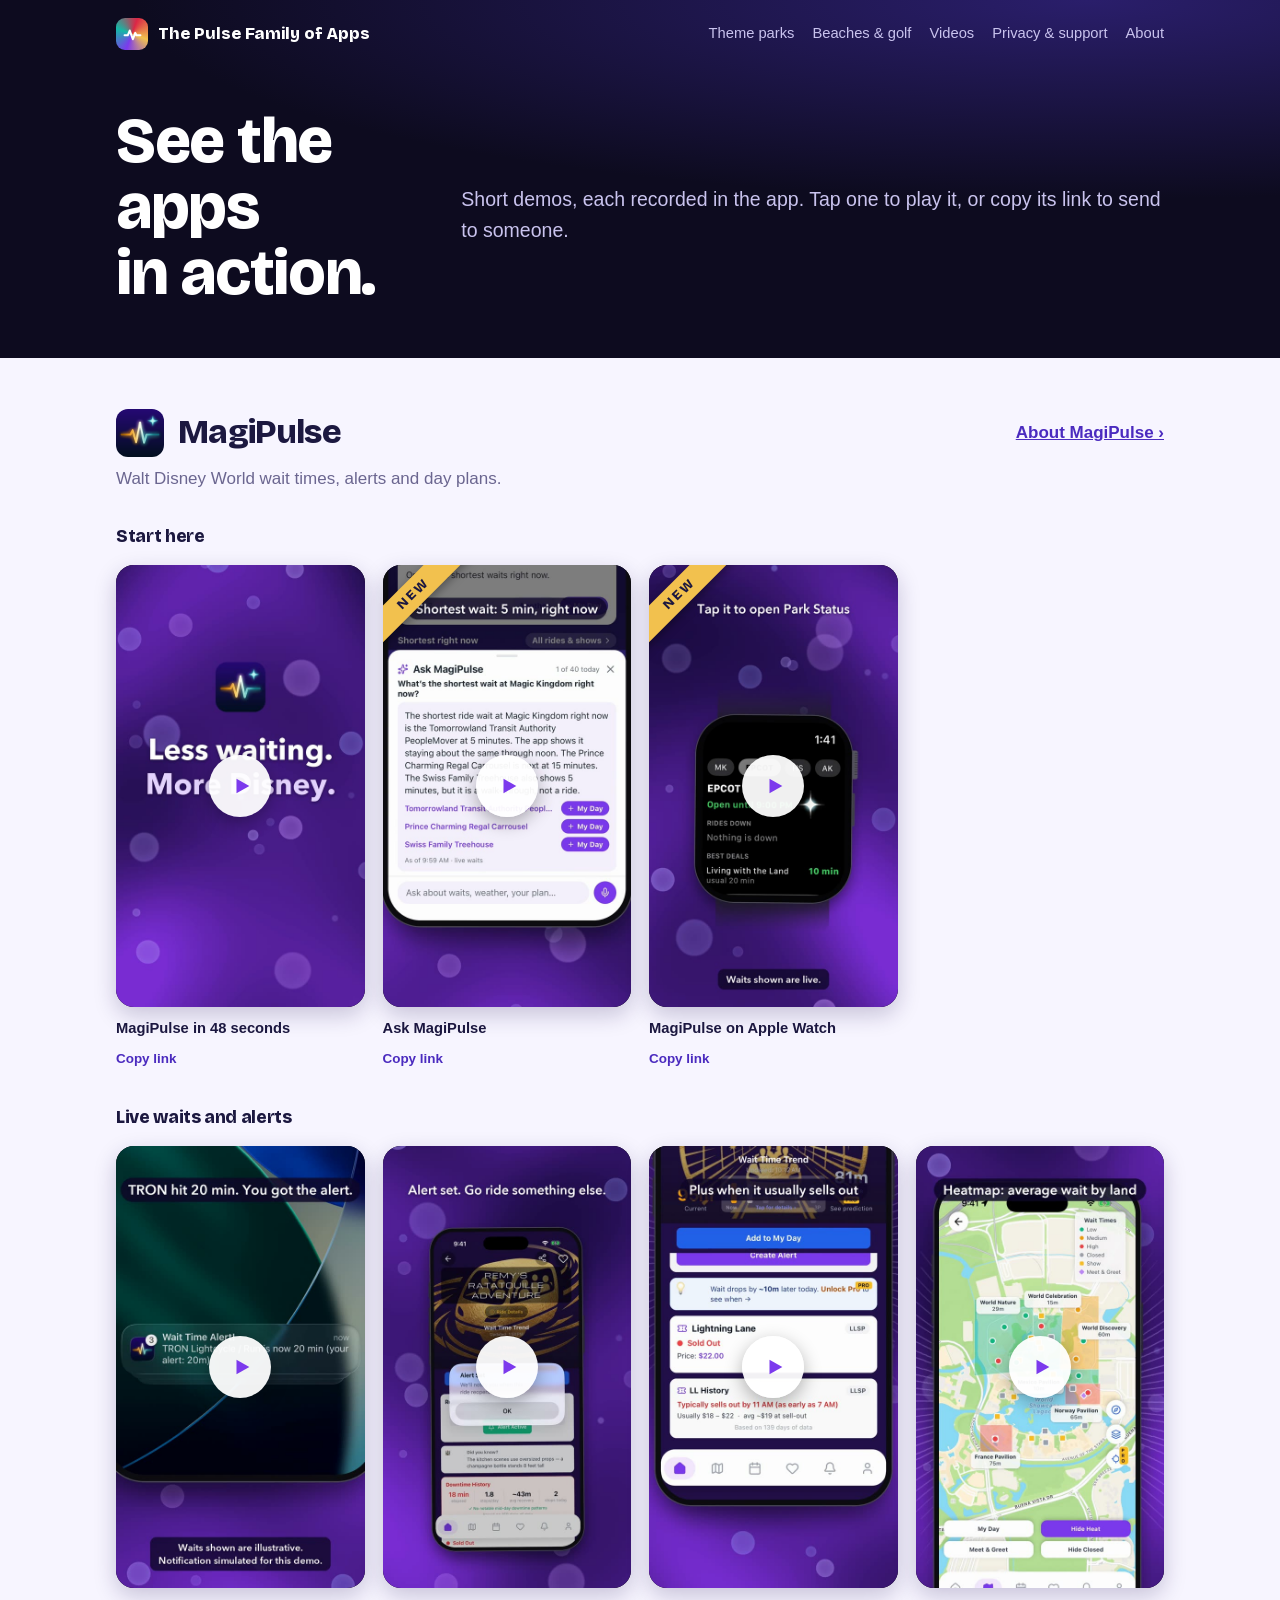
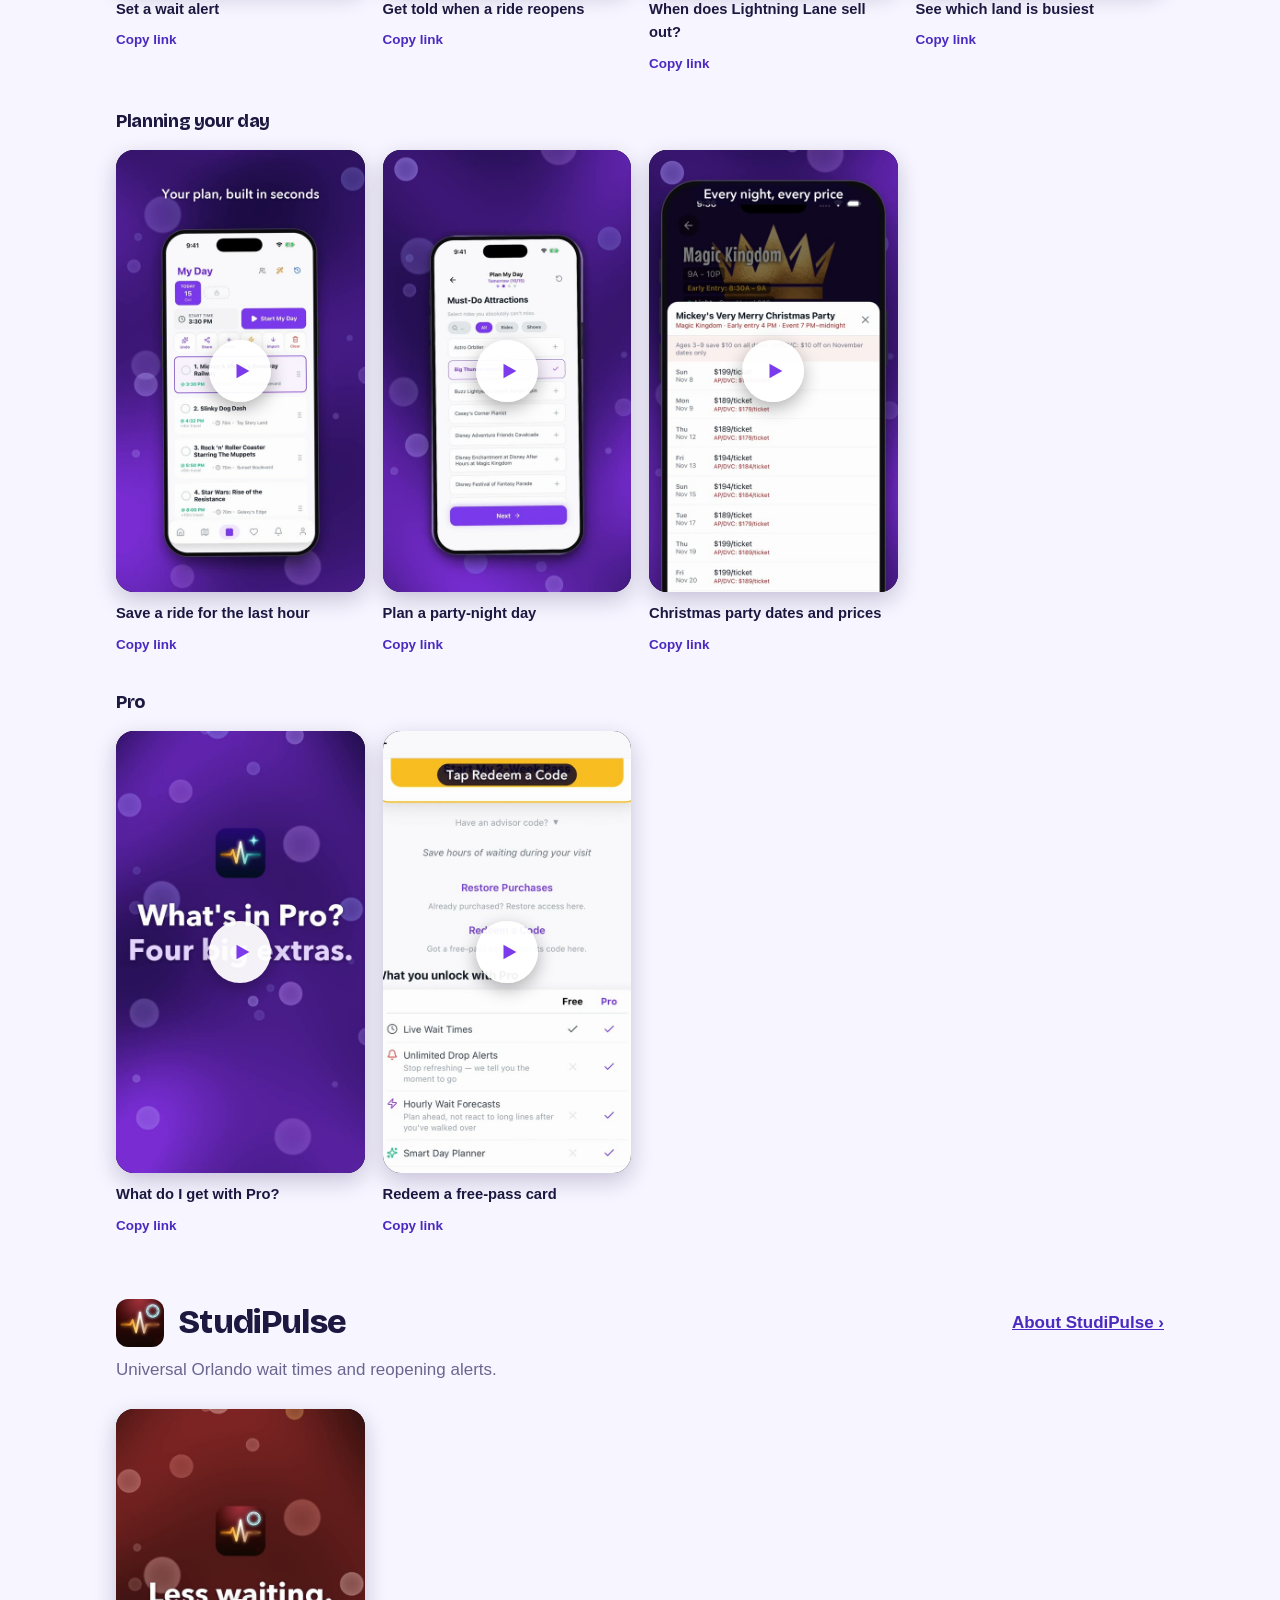
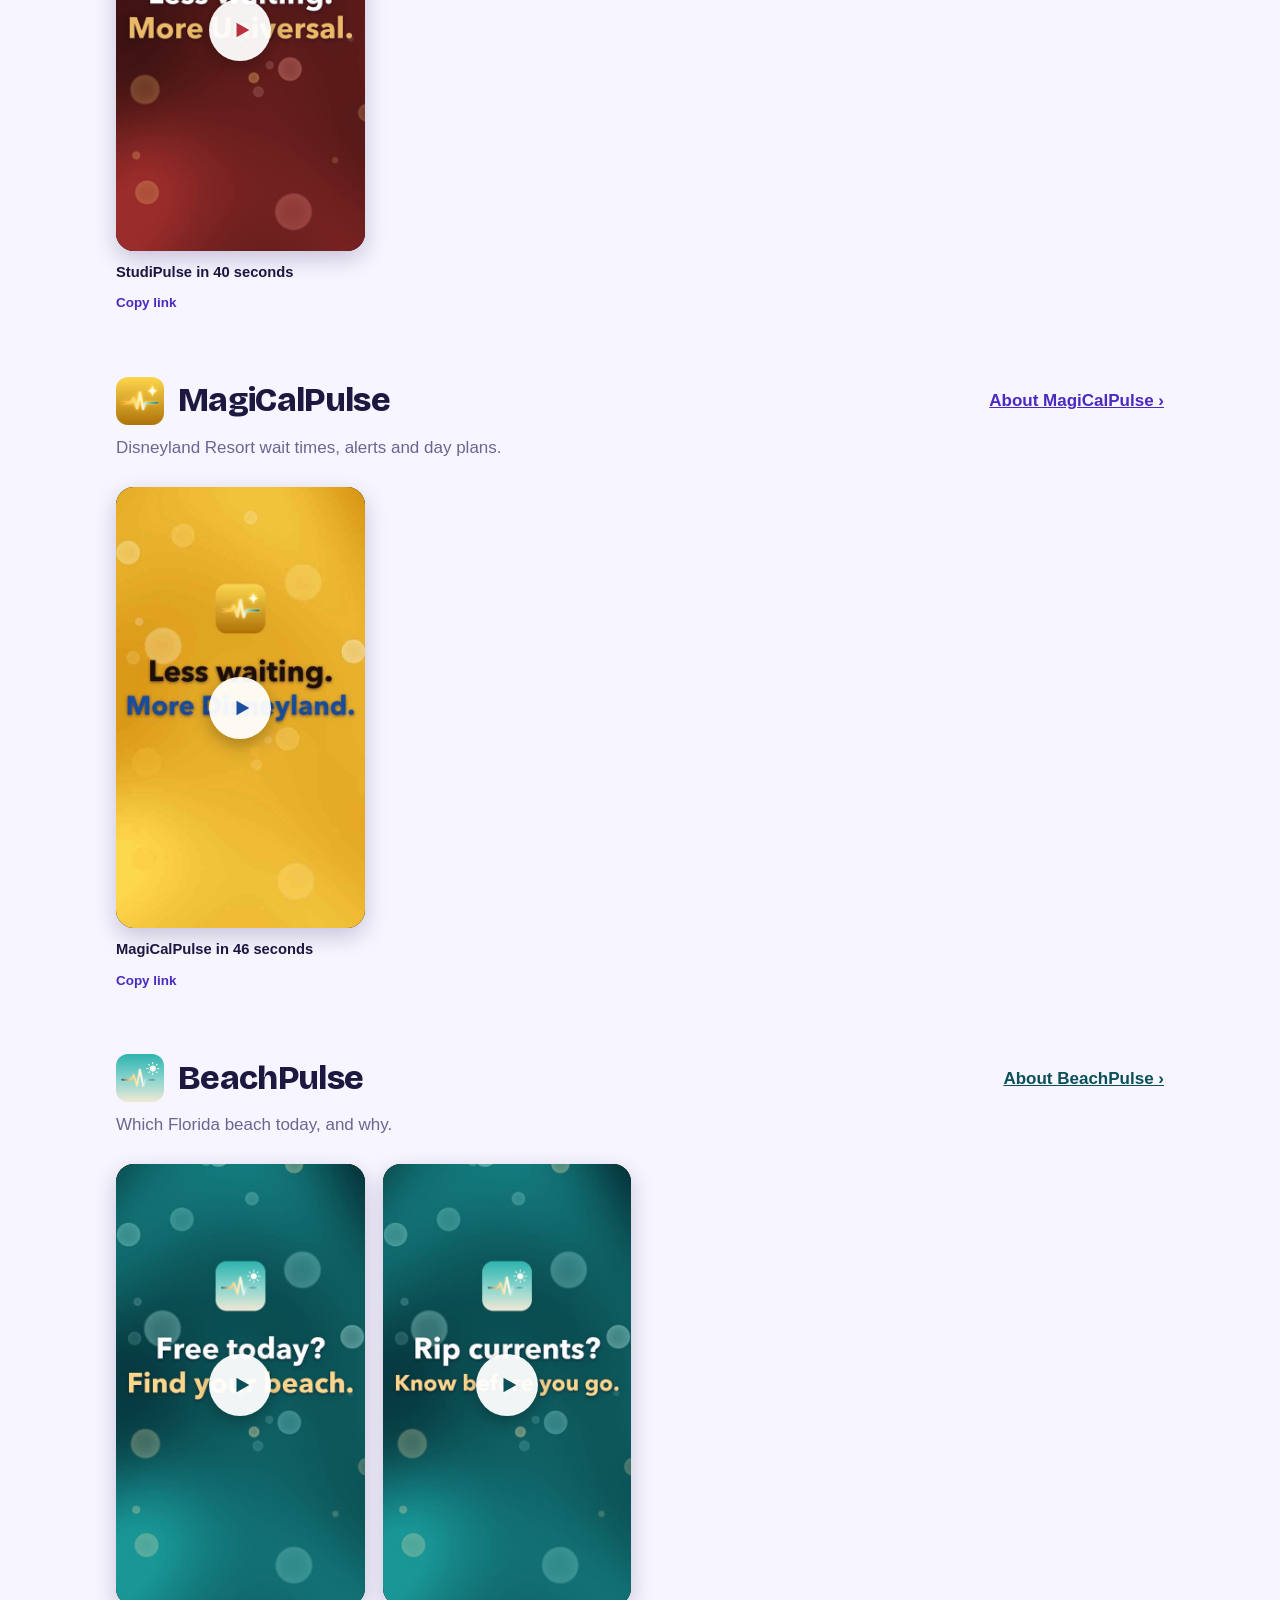
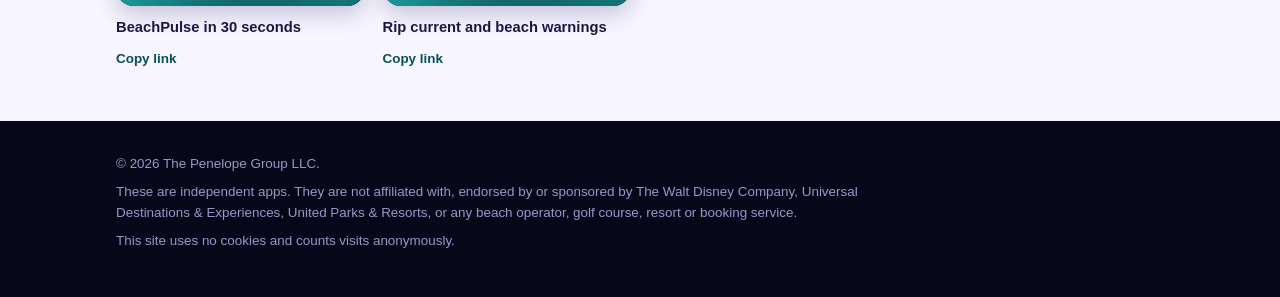
<file: videos/index.html>
<!DOCTYPE html>
<!--
  All demo videos, one block per app. Built 2026-10-22. The app pages and the
  advisor page each show a row of three and link here.
  - Files live in each app's own folder (magipulse/videos/); this page only
    points at them. Add an app's block when its first video exists; its
    wrapper takes the app's theme class (bp) so buttons and icons match.
  - Every video has an id (its file name) so a link like /videos/#wait-alert
    opens at that video; "Copy link" copies exactly that.
  - Captions match the MagiPulse page. Each video carries its own footnotes.
-->
<html lang="en">
<head>
  <meta charset="UTF-8">
  <meta name="viewport" content="width=device-width, initial-scale=1, viewport-fit=cover">
  <title>Pulse App Videos</title>
  <meta name="description" content="Short demos of the Pulse apps, recorded in the apps: wait alerts, reopening alerts, the Apple Watch app, Lightning Lane sell-outs, day planning, Pro, and BeachPulse beach picks and warnings.">
  <link rel="icon" type="image/png" href="../assets/img/favicon-family.png">
  <link rel="apple-touch-icon" href="../assets/img/icon-family.png">
  <link rel="stylesheet" href="../assets/site.css?v=11">
</head>
<body>
  <header class="hero">
    <div class="wrap">
      <nav class="nav">
        <a class="brand" href="../"><span class="mark"><svg viewBox="0 0 24 24" fill="none" stroke="#fff" stroke-width="2.6" stroke-linecap="round" stroke-linejoin="round" aria-hidden="true"><path d="M2 13h4l2.5-6 4 11 3-8 1.5 3H22"/></svg></span>The Pulse Family of Apps</a>
        <div class="links"><a href="../#apps">Theme parks</a><a href="../#beyond">Beaches &amp; golf</a><a href="./" aria-current="page">Videos</a><a href="../#help">Privacy &amp; support</a><a href="../about/">About</a></div>
      </nav>
    </div>
    <div class="wrap hero-in">
      <h1>See the apps in action.</h1>
      <p>Short demos, each recorded in the app. Tap one to play it, or copy its link to send to someone.</p>
    </div>
  </header>

  <main>
    <section class="light">
      <div class="wrap">
        <div class="appvids" id="magipulse">
          <div class="appvids-head"><img src="../assets/img/icon-magipulse.png" alt="" width="48" height="48"><h2>MagiPulse</h2><a href="../magipulse/">About MagiPulse ›</a></div>
          <p class="sub">Walt Disney World wait times, alerts and day plans.</p>
          <h3 class="vgroup">Start here</h3>
          <div class="vids">
            <figure id="overview"><div class="vid" data-src="../magipulse/videos/overview.mp4"><img src="../magipulse/videos/overview.jpg" alt="" width="540" height="960" loading="lazy"><button type="button" aria-label="Play: MagiPulse in 48 seconds"><i><svg viewBox="0 0 24 24"><path d="M6 4l14 8-14 8z"/></svg></i></button></div>
              <figcaption>MagiPulse in 48 seconds</figcaption>
              <button class="copylink" type="button" data-id="overview" aria-label="Copy a link to: MagiPulse in 48 seconds">Copy link</button></figure>
            <figure id="ask"><div class="vid" data-src="../magipulse/videos/ask.mp4"><span class="ribbon" aria-hidden="true">New</span><img src="../magipulse/videos/ask.jpg" alt="" width="540" height="960" loading="lazy"><button type="button" aria-label="Play: Ask MagiPulse"><i><svg viewBox="0 0 24 24"><path d="M6 4l14 8-14 8z"/></svg></i></button></div>
              <figcaption>Ask MagiPulse</figcaption>
              <button class="copylink" type="button" data-id="ask" aria-label="Copy a link to: Ask MagiPulse">Copy link</button></figure>
            <figure id="watch"><div class="vid" data-src="../magipulse/videos/watch.mp4"><span class="ribbon" aria-hidden="true">New</span><img src="../magipulse/videos/watch.jpg" alt="" width="540" height="960" loading="lazy"><button type="button" aria-label="Play: MagiPulse on Apple Watch"><i><svg viewBox="0 0 24 24"><path d="M6 4l14 8-14 8z"/></svg></i></button></div>
              <figcaption>MagiPulse on Apple Watch</figcaption>
              <button class="copylink" type="button" data-id="watch" aria-label="Copy a link to: MagiPulse on Apple Watch">Copy link</button></figure>
          </div>
          <h3 class="vgroup">Live waits and alerts</h3>
          <div class="vids">
            <figure id="wait-alert"><div class="vid" data-src="../magipulse/videos/wait-alert.mp4"><img src="../magipulse/videos/wait-alert.jpg" alt="" width="540" height="960" loading="lazy"><button type="button" aria-label="Play: Set a wait alert"><i><svg viewBox="0 0 24 24"><path d="M6 4l14 8-14 8z"/></svg></i></button></div>
              <figcaption>Set a wait alert</figcaption>
              <button class="copylink" type="button" data-id="wait-alert" aria-label="Copy a link to: Set a wait alert">Copy link</button></figure>
            <figure id="ride-reopens"><div class="vid" data-src="../magipulse/videos/ride-reopens.mp4"><img src="../magipulse/videos/ride-reopens.jpg" alt="" width="540" height="960" loading="lazy"><button type="button" aria-label="Play: Get told when a ride reopens"><i><svg viewBox="0 0 24 24"><path d="M6 4l14 8-14 8z"/></svg></i></button></div>
              <figcaption>Get told when a ride reopens</figcaption>
              <button class="copylink" type="button" data-id="ride-reopens" aria-label="Copy a link to: Get told when a ride reopens">Copy link</button></figure>
            <figure id="lightning-lane"><div class="vid" data-src="../magipulse/videos/lightning-lane.mp4"><img src="../magipulse/videos/lightning-lane.jpg" alt="" width="540" height="960" loading="lazy"><button type="button" aria-label="Play: When does Lightning Lane sell out?"><i><svg viewBox="0 0 24 24"><path d="M6 4l14 8-14 8z"/></svg></i></button></div>
              <figcaption>When does Lightning Lane sell out?</figcaption>
              <button class="copylink" type="button" data-id="lightning-lane" aria-label="Copy a link to: When does Lightning Lane sell out?">Copy link</button></figure>
            <figure id="busiest-land"><div class="vid" data-src="../magipulse/videos/busiest-land.mp4"><img src="../magipulse/videos/busiest-land.jpg" alt="" width="540" height="960" loading="lazy"><button type="button" aria-label="Play: See which land is busiest"><i><svg viewBox="0 0 24 24"><path d="M6 4l14 8-14 8z"/></svg></i></button></div>
              <figcaption>See which land is busiest</figcaption>
              <button class="copylink" type="button" data-id="busiest-land" aria-label="Copy a link to: See which land is busiest">Copy link</button></figure>
          </div>
          <h3 class="vgroup">Planning your day</h3>
          <div class="vids">
            <figure id="last-hour"><div class="vid" data-src="../magipulse/videos/last-hour.mp4"><img src="../magipulse/videos/last-hour.jpg" alt="" width="540" height="960" loading="lazy"><button type="button" aria-label="Play: Save a ride for the last hour"><i><svg viewBox="0 0 24 24"><path d="M6 4l14 8-14 8z"/></svg></i></button></div>
              <figcaption>Save a ride for the last hour</figcaption>
              <button class="copylink" type="button" data-id="last-hour" aria-label="Copy a link to: Save a ride for the last hour">Copy link</button></figure>
            <figure id="party-night"><div class="vid" data-src="../magipulse/videos/party-night.mp4"><img src="../magipulse/videos/party-night.jpg" alt="" width="540" height="960" loading="lazy"><button type="button" aria-label="Play: Plan a party-night day"><i><svg viewBox="0 0 24 24"><path d="M6 4l14 8-14 8z"/></svg></i></button></div>
              <figcaption>Plan a party-night day</figcaption>
              <button class="copylink" type="button" data-id="party-night" aria-label="Copy a link to: Plan a party-night day">Copy link</button></figure>
            <figure id="christmas-parties"><div class="vid" data-src="../magipulse/videos/christmas-parties.mp4"><img src="../magipulse/videos/christmas-parties.jpg" alt="" width="540" height="960" loading="lazy"><button type="button" aria-label="Play: Christmas party dates and prices"><i><svg viewBox="0 0 24 24"><path d="M6 4l14 8-14 8z"/></svg></i></button></div>
              <figcaption>Christmas party dates and prices</figcaption>
              <button class="copylink" type="button" data-id="christmas-parties" aria-label="Copy a link to: Christmas party dates and prices">Copy link</button></figure>
          </div>
          <h3 class="vgroup">Pro</h3>
          <div class="vids">
            <figure id="pro"><div class="vid" data-src="../magipulse/videos/pro.mp4"><img src="../magipulse/videos/pro.jpg" alt="" width="540" height="960" loading="lazy"><button type="button" aria-label="Play: What do I get with Pro?"><i><svg viewBox="0 0 24 24"><path d="M6 4l14 8-14 8z"/></svg></i></button></div>
              <figcaption>What do I get with Pro?</figcaption>
              <button class="copylink" type="button" data-id="pro" aria-label="Copy a link to: What do I get with Pro?">Copy link</button></figure>
            <figure id="redeem-code"><div class="vid" data-src="../magipulse/videos/redeem-code.mp4"><img src="../magipulse/videos/redeem-code.jpg" alt="" width="540" height="960" loading="lazy"><button type="button" aria-label="Play: Redeem a free-pass card"><i><svg viewBox="0 0 24 24"><path d="M6 4l14 8-14 8z"/></svg></i></button></div>
              <figcaption>Redeem a free-pass card</figcaption>
              <button class="copylink" type="button" data-id="redeem-code" aria-label="Copy a link to: Redeem a free-pass card">Copy link</button></figure>
          </div>
        </div>
        <div class="appvids su" id="studipulse">
          <div class="appvids-head"><img src="../assets/img/icon-studipulse.png" alt="" width="48" height="48"><h2>StudiPulse</h2><a href="../studipulse/">About StudiPulse ›</a></div>
          <p class="sub">Universal Orlando wait times and reopening alerts.</p>
          <div class="vids">
            <figure id="studipulse-overview"><div class="vid" data-src="../studipulse/videos/overview.mp4"><img src="../studipulse/videos/overview.jpg" alt="" width="540" height="960" loading="lazy"><button type="button" aria-label="Play: StudiPulse in 40 seconds"><i><svg viewBox="0 0 24 24"><path d="M6 4l14 8-14 8z"/></svg></i></button></div>
              <figcaption>StudiPulse in 40 seconds</figcaption>
              <button class="copylink" type="button" data-id="studipulse-overview" aria-label="Copy a link to: StudiPulse in 40 seconds">Copy link</button></figure>
          </div>
        </div>
        <div class="appvids mc" id="magicalpulse">
          <div class="appvids-head"><img src="../assets/img/icon-magicalpulse.png" alt="" width="48" height="48"><h2>MagiCalPulse</h2><a href="../magicalpulse/">About MagiCalPulse ›</a></div>
          <p class="sub">Disneyland Resort wait times, alerts and day plans.</p>
          <div class="vids">
            <figure id="magicalpulse-overview"><div class="vid" data-src="../magicalpulse/videos/overview.mp4"><img src="../magicalpulse/videos/overview.jpg" alt="" width="540" height="960" loading="lazy"><button type="button" aria-label="Play: MagiCalPulse in 46 seconds"><i><svg viewBox="0 0 24 24"><path d="M6 4l14 8-14 8z"/></svg></i></button></div>
              <figcaption>MagiCalPulse in 46 seconds</figcaption>
              <button class="copylink" type="button" data-id="magicalpulse-overview" aria-label="Copy a link to: MagiCalPulse in 46 seconds">Copy link</button></figure>
          </div>
        </div>
        <div class="appvids bp" id="beachpulse">
          <div class="appvids-head"><img src="../assets/img/icon-beachpulse.png" alt="" width="48" height="48"><h2>BeachPulse</h2><a href="../beachpulse/">About BeachPulse ›</a></div>
          <p class="sub">Which Florida beach today, and why.</p>
          <div class="vids">
            <figure id="beachpulse-overview"><div class="vid" data-src="../beachpulse/videos/overview.mp4"><img src="../beachpulse/videos/overview.jpg" alt="" width="540" height="960" loading="lazy"><button type="button" aria-label="Play: BeachPulse in 30 seconds"><i><svg viewBox="0 0 24 24"><path d="M6 4l14 8-14 8z"/></svg></i></button></div>
              <figcaption>BeachPulse in 30 seconds</figcaption>
              <button class="copylink" type="button" data-id="beachpulse-overview" aria-label="Copy a link to: BeachPulse in 30 seconds">Copy link</button></figure>
            <figure id="beach-warnings"><div class="vid" data-src="../beachpulse/videos/beach-warnings.mp4"><img src="../beachpulse/videos/beach-warnings.jpg" alt="" width="540" height="960" loading="lazy"><button type="button" aria-label="Play: Rip current and beach warnings"><i><svg viewBox="0 0 24 24"><path d="M6 4l14 8-14 8z"/></svg></i></button></div>
              <figcaption>Rip current and beach warnings</figcaption>
              <button class="copylink" type="button" data-id="beach-warnings" aria-label="Copy a link to: Rip current and beach warnings">Copy link</button></figure>
          </div>
        </div>
      </div>
    </section>
  </main>

  <footer>
    <div class="wrap">
      <p>© 2026 The Penelope Group LLC.</p>
      <p>These are independent apps. They are not affiliated with, endorsed by or sponsored by The Walt Disney Company, Universal Destinations &amp; Experiences, United Parks &amp; Resorts, or any beach operator, golf course, resort or booking service.</p>
      <p>This site uses no cookies and counts visits anonymously.</p>
    </div>
  </footer>
  <script src="../assets/site.js?v=2"></script>
  <script src="/assets/count.js" defer></script>
</body>
</html>
</file>
<file: assets/site.css>
/* The Pulse Family of Apps: shared styles.
   One look on purpose (the parks after dark, then light reading bands), so no
   theme switching. Each app page sets --a1/--a2 to its own app's colors. */
@font-face {
  font-family: 'Bricolage Grotesque';
  src: url('fonts/bricolage-800.woff2') format('woff2');
  font-weight: 800; font-style: normal; font-display: swap;
}
:root {
  --night: #0d0b1f; --night2: #17143a; --deep: #08071a;
  --gold: #f2c14e; --soft: #f7f5ff; --white: #ffffff;
  --ink: #1c1840; --body: #3f3a63; --muted: #6b6690; --line: #e6e2f5;
  --on-dark: #e9e6ff; --on-dark-2: #c9c3ee; --on-dark-3: #9c95c9;
  --a1: #1e1b4b; --a2: #7c3aed; --cta: #7c3aed; --link: #4b2bbf;
  --display: 'Bricolage Grotesque', 'Avenir Next', system-ui, sans-serif;
  --text: -apple-system, BlinkMacSystemFont, 'Segoe UI', Roboto, Helvetica, Arial, sans-serif;
  color-scheme: light;
}
* { box-sizing: border-box; }
html { -webkit-text-size-adjust: 100%; }
body { margin: 0; background: var(--night); color: var(--body); font: 17px/1.6 var(--text); }
img { max-width: 100%; height: auto; display: block; }
a { color: inherit; }
a:focus-visible, button:focus-visible { outline: 3px solid var(--gold); outline-offset: 3px; border-radius: 6px; }
.wrap { max-width: 1080px; margin: 0 auto; padding-left: max(16px, env(safe-area-inset-left, 0px)); padding-right: max(16px, env(safe-area-inset-right, 0px)); }
h1, h2, h3 { font-family: var(--display); font-weight: 800; letter-spacing: -.02em; text-wrap: balance; margin: 0; }

/* nav */
.nav { display: flex; align-items: center; justify-content: space-between; gap: 12px 20px; padding-block: 18px; flex-wrap: wrap; }
.brand { display: flex; align-items: center; gap: 10px; text-decoration: none; color: #fff; font: 800 1.05rem/1.1 var(--display); }
.mark { width: 32px; height: 32px; border-radius: 9px; flex: none; display: grid; place-items: center;
  background: conic-gradient(from 200deg, #7c3aed, #14b8a6, #dc2646, #f2c14e, #7c3aed); }
.mark svg { width: 19px; height: 19px; }
.links { display: flex; gap: 6px 18px; flex-wrap: wrap; font-size: .92rem; }
.links a { color: var(--on-dark-2); text-decoration: none; }
.links a:hover { color: #fff; text-decoration: underline; }

/* family hero */
.hero { color: var(--on-dark); background: radial-gradient(120% 90% at 85% 0%, #2a1e6b 0%, var(--night) 62%); }
.hero-in { padding-block: 40px 52px; }
.hero h1 { color: #fff; font-size: clamp(2.3rem, 6vw, 4rem); line-height: 1.03; max-width: 15ch; }
.hero p { color: var(--on-dark-2); font-size: clamp(1.05rem, 2.3vw, 1.22rem); max-width: 36em; margin: 16px 0 0; }
.pulse { width: 100%; max-width: 560px; height: 48px; margin-top: 22px; }
@media (prefers-reduced-motion: no-preference) {
  .pulse path { stroke-dasharray: 900; stroke-dashoffset: 900; animation: draw 2.4s .3s ease-out forwards; }
  @keyframes draw { to { stroke-dashoffset: 0; } }
}

/* app cards */
.cards { background: var(--night); padding-block: 4px 44px; }
.grid4 { display: grid; grid-template-columns: repeat(4, minmax(0, 1fr)); gap: 16px; }
.card { border-radius: 18px; padding: 18px; display: flex; flex-direction: column; gap: 10px; min-width: 0;
  color: #fff; text-decoration: none; background: linear-gradient(160deg, var(--a1), var(--a2));
  transition: transform .15s ease, box-shadow .15s ease; }
.card:hover { transform: translateY(-3px); box-shadow: 0 14px 30px rgba(0,0,0,.35); }
.card img { width: 56px; height: 56px; border-radius: 13px; }
.card h2 { font-size: 1.3rem; line-height: 1.1; }
.card .where { font-size: .86rem; opacity: .88; }
.card p { margin: 0; font-size: .92rem; opacity: .94; }
.card .go { margin-top: auto; font-weight: 700; font-size: .92rem; }
.chip { align-self: flex-start; font: 700 .7rem/1 var(--text); letter-spacing: .06em; text-transform: uppercase; padding: 6px 9px; border-radius: 999px; }
.chip.live { background: #d8ffe9; color: #0d5132; }
.chip.soon { background: rgba(255,255,255,.18); color: #fff; }
.mp  { --a1: #1e1b4b; --a2: #7c3aed; --cta: #7c3aed; }
.sp  { --a1: #064e4a; --a2: #14b8a6; --cta: #0f766e; }
.su  { --a1: #4a0d1d; --a2: #b8323f; --cta: #b8323f; }
.mc  { --a1: #1b4fa0; --a2: #e09a12; --cta: #1b4fa0; }
.bp  { --a1: #0a3d5c; --a2: #2f9fc4; --cta: #0b4f58; --link: #0b4f58; }
.lp  { --a1: #12401f; --a2: #3a9446; --cta: #2e7a38; }

/* section labels on the dark family page */
.group { color: #fff; font-size: clamp(1.3rem, 2.8vw, 1.7rem); margin: 0 0 6px; }
.group-sub { color: var(--on-dark-3); margin: 0 0 18px; font-size: .95rem; }
.cards .wrap > .group { margin-top: 4px; }
.beyond { background: var(--night); padding-block: 40px 48px; }
.grid2 { display: grid; grid-template-columns: repeat(2, minmax(0, 1fr)); gap: 16px; max-width: 720px; }

/* shared-features band */
.band { background: var(--night2); color: var(--on-dark-2); padding-block: 34px; }
.grid3 { display: grid; grid-template-columns: repeat(3, minmax(0, 1fr)); gap: 22px; }
.band h3 { color: #fff; font-size: 1.08rem; margin-bottom: 4px; }
.band p { margin: 0; font-size: .95rem; }
.bandfoot { display: flex; flex-wrap: wrap; align-items: baseline; justify-content: space-between; gap: 8px 24px; margin-top: 26px; }
.band .group-sub { margin-bottom: 24px; }
.bandfoot p { color: var(--on-dark-3); font-size: .9rem; }
.bandfoot a { color: var(--gold); font-weight: 700; text-decoration: none; }
.bandfoot a:hover { text-decoration: underline; }

/* light reading sections */
.light { background: var(--soft); color: var(--body); padding-block: 48px; }
.white { background: var(--white); color: var(--body); padding-block: 48px; }
.light h2, .white h2 { color: var(--ink); font-size: clamp(1.5rem, 3.4vw, 2.1rem); margin-bottom: 8px; }
.sub { color: var(--muted); margin: 0 0 26px; max-width: 42em; }

/* app page hero */
.apphero { color: var(--on-dark); background: radial-gradient(110% 100% at 90% 10%, var(--a2) 0%, var(--a1) 55%, var(--deep) 100%); }
.apphero-in { display: grid; grid-template-columns: 1.2fr .8fr; gap: 32px; align-items: center; padding-block: 28px 52px; }
.apphero-in > div { min-width: 0; }
.appname { display: flex; align-items: center; gap: 12px; margin-bottom: 16px; }
.appname img { width: 60px; height: 60px; border-radius: 14px; }
.appname span { font: 800 1.4rem/1 var(--display); color: #fff; }
.apphero h1 { color: #fff; font-size: clamp(2rem, 5vw, 3.2rem); line-height: 1.05; }
.apphero p { color: var(--on-dark-2); margin: 16px 0 22px; font-size: 1.08rem; max-width: 34em; }
.badge img { height: 52px; width: auto; }
.price { display: block; font-size: .86rem; color: var(--on-dark-3); margin-top: 12px; }
.soonpill { display: inline-block; padding: 10px 18px; border-radius: 999px; background: rgba(255,255,255,.16); color: #fff; font-weight: 700; }
.herovid { justify-self: center; width: min(300px, 100%); }
.heroshot { border-radius: 18px; box-shadow: 0 18px 40px rgba(0,0,0,.4); }

/* video player */
.vid { position: relative; border-radius: 18px; overflow: hidden; aspect-ratio: 9 / 16; background: #000; box-shadow: 0 18px 40px rgba(0,0,0,.4); }
.vid video, .vid img { width: 100%; height: 100%; object-fit: cover; display: block; }
.vid button { position: absolute; inset: 0; border: 0; background: transparent; cursor: pointer; display: grid; place-items: center; }
.vid button i { width: 62px; height: 62px; border-radius: 50%; background: rgba(255,255,255,.94); display: grid; place-items: center; box-shadow: 0 6px 18px rgba(0,0,0,.3); }
.vid button svg { width: 22px; height: 22px; fill: var(--cta); margin-left: 4px; }
.vids { display: grid; grid-template-columns: repeat(4, minmax(0, 1fr)); gap: 18px; }
.vids figure { margin: 0; min-width: 0; }
.vids .vid { box-shadow: 0 8px 22px rgba(30,20,80,.22); }
/* A row of three picks on an app page; the rest live on /videos/. */
.vids.row3 { grid-template-columns: repeat(3, minmax(0, 1fr)); max-width: 880px; margin-inline: auto; }
.vids.row1 { grid-template-columns: minmax(0, 270px); justify-content: center; }
.vids.row2 { grid-template-columns: repeat(2, minmax(0, 1fr)); max-width: 580px; margin-inline: auto; }
/* Filled in the page's own app color (--cta: the accent, or a darker shade of it
   where white text on the accent falls below 4.5:1, e.g. SeaPulse). BeachPulse uses
   the app's own teal (#0b4f58), not the site's ocean blue. */
.morelink { display: block; width: fit-content; margin: 24px auto 0; padding: 12px 22px; border-radius: 12px; background: var(--cta); color: #fff; border: 0; font-weight: 700; text-decoration: none; transition: filter .15s ease; }
.morelink:hover { filter: brightness(1.12); }
.morelink:focus-visible { outline: 3px solid #f2c14e; outline-offset: 2px; }
/* /videos/: one block per app, topic groups inside it. Every group keeps the
   same four-column track so a video is the same size in every group. */
.appvids + .appvids { margin-top: 56px; }
.appvids-head { display: flex; align-items: center; gap: 14px; flex-wrap: wrap; margin-bottom: 6px; }
.appvids-head img { width: 48px; height: 48px; border-radius: 12px; }
.appvids-head h2 { margin: 0; }
.appvids-head a { margin-left: auto; font-weight: 700; color: var(--link); }
.vgroup { color: var(--ink); font-size: 1.1rem; margin: 30px 0 14px; }
.vids figure { scroll-margin-top: 24px; }
.vids figure:target .vid { outline: 3px solid #f2c14e; outline-offset: 4px; }
.copylink { margin-top: 4px; padding: 4px 0; border: 0; background: none; font: inherit; font-size: .84rem; font-weight: 600; color: var(--link); cursor: pointer; }
.copylink:hover { text-decoration: underline; }
.copylink:focus-visible { outline: 2px solid var(--link); outline-offset: 2px; border-radius: 4px; }
.vids figcaption { margin-top: 10px; font-size: .92rem; color: var(--ink); font-weight: 600; }

/* screenshots */
.shots { display: grid; grid-template-columns: repeat(3, minmax(0, 1fr)); gap: 24px; max-width: 820px; margin-inline: auto; }
.shots figure { margin: 0; min-width: 0; }
.shots img { border-radius: 16px; box-shadow: 0 10px 26px rgba(30,20,80,.18); }
.shots figcaption { margin-top: 10px; font-size: .95rem; }
.shots b { display: block; color: var(--ink); }
.shots + .feats { margin-top: 32px; }

/* features + free/pro */
.feats { display: grid; grid-template-columns: repeat(2, minmax(0, 1fr)); gap: 16px; }
.feat { background: var(--white); border: 1px solid var(--line); border-radius: 14px; padding: 18px 20px; }
.light .feat { background: var(--white); }
.white .feat { background: var(--soft); }
.feat h3 { color: var(--ink); font-size: 1.08rem; margin-bottom: 4px; }
.feat p { margin: 0; font-size: .96rem; }
.tiers { display: grid; grid-template-columns: repeat(2, minmax(0, 1fr)); gap: 16px; }
.tier { border: 1px solid var(--line); border-radius: 14px; padding: 18px 22px; background: var(--white); }
.tier.pro { border-color: #cdbcff; background: #faf7ff; }
.tier h3 { color: var(--ink); font-size: 1.2rem; }
.tier .cost { color: var(--muted); font-size: .9rem; margin: 2px 0 8px; }
.tier ul { margin: 0; padding-left: 20px; }
.tier li { margin: 5px 0; }
.prowrap { display: grid; grid-template-columns: minmax(0, 1fr) 240px; gap: 32px; align-items: start; }
.prowrap .tiers { grid-template-columns: 1fr; }
.prophone { margin: 0; }
.prophone img { border-radius: 16px; box-shadow: 0 10px 26px rgba(30,20,80,.18); }
.prophone figcaption { margin-top: 8px; font-size: .86rem; color: var(--muted); text-align: center; }
.note { font-size: .88rem; color: var(--muted); margin: 18px 0 0; max-width: 46em; }

/* legal + support list */
.legal { display: grid; grid-template-columns: repeat(3, minmax(0, 1fr)); gap: 16px; }
.legal div { background: var(--white); border: 1px solid var(--line); border-radius: 14px; padding: 16px 18px; }
.legal h3 { color: var(--ink); font-size: 1.02rem; margin-bottom: 8px; display: flex; align-items: center; gap: 8px; }
.legal h3 img { width: 26px; height: 26px; border-radius: 7px; }
.legal a { display: block; color: #4b2bbf; padding: 3px 0; }
.docs { display: flex; flex-wrap: wrap; gap: 10px 22px; }
.docs a { color: #4b2bbf; font-weight: 600; }

/* footer */
footer { background: var(--deep); color: var(--on-dark-3); font-size: .84rem; padding-block: 26px 40px; }
footer p { margin: 6px 0; max-width: 60em; }
footer a { color: var(--on-dark-2); }
.foot-links { display: flex; flex-wrap: wrap; gap: 6px 18px; margin-bottom: 10px; }

/* Social marks, from the brands' own artwork. Deliberately NOT on a coloured
   disc: Facebook's mark is itself a circle, so a round button nests a circle
   in a circle. The two glyphs fill their viewBox differently, so Facebook is
   set 2px smaller than TikTok to make them read the same size. */
.follow-lead { text-align: center; color: var(--muted); font-size: .95rem; margin: 20px 0 0; }
.follow { display: flex; flex-wrap: wrap; justify-content: center; gap: 12px; margin: 12px 0 0; }
/* Outlined, against the filled violet See All Videos button above: these are the
   secondary action in this section, and two more filled buttons would argue with it. */
.follow a { display: inline-flex; align-items: center; gap: 9px; padding: 11px 20px;
  border-radius: 12px; border: 1.5px solid var(--line); background: var(--soft);
  color: var(--link); font-weight: 700; font-size: .98rem; text-decoration: none;
  transition: border-color .15s ease, color .15s ease; }
.follow a:hover { border-color: var(--cta); color: var(--cta); }
.follow svg { width: 20px; height: 20px; fill: currentColor; display: block; flex: none; }
.follow .fb svg { width: 19px; height: 19px; }
.follow a:focus-visible { outline: 3px solid #f2c14e; outline-offset: 2px; }

.foot-social { align-items: center; gap: 6px 14px; }
.foot-social a { display: grid; place-items: center; padding: 6px; margin: -6px 0; color: var(--on-dark-2); }
.foot-social a:hover { color: #fff; }
.foot-social svg { width: 24px; height: 24px; fill: currentColor; display: block; }
.foot-social .fb svg { width: 22px; height: 22px; }

/* Download row: the badge for phones, plus a QR code for visitors on a computer
   (who can't install an iPhone app from the badge). The QR is hidden on touch and
   narrow screens, where it can't be scanned by the device showing it. */
.get { display: flex; align-items: center; gap: 18px; flex-wrap: wrap; }
.qr { display: flex; align-items: center; gap: 12px; max-width: 15em; }
.qr img { width: 84px; height: 84px; padding: 6px; background: #fff; border-radius: 10px; flex: none; }
.qr span { font-size: .84rem; line-height: 1.35; color: var(--on-dark-2); }
.getband { color: var(--on-dark); background: radial-gradient(90% 140% at 0% 0%, var(--a2) 0%, var(--a1) 60%, var(--deep) 100%); padding-block: 40px; }
.getband-in { display: grid; grid-template-columns: auto 1fr auto; gap: 22px; align-items: center; }
.getband-icon { border-radius: 16px; }
.getband h2 { color: #fff; font-size: clamp(1.5rem, 3.4vw, 2.1rem); }
.getband p { margin: 4px 0 0; color: var(--on-dark-2); }
@media (max-width: 900px), (hover: none) { .qr { display: none; } }
/* Hero: badge + QR and the price line centered under the intro paragraph (same max width as .apphero p). */
@media (min-width: 901px) {
  .apphero .get { max-width: calc(34 * 1.08rem); justify-content: center; gap: 36px; }
  .apphero .price { max-width: calc(34 * 1.08rem); text-align: center; }
}
@media (max-width: 760px) { .getband-in { grid-template-columns: auto 1fr; } .getband .get { grid-column: 1 / -1; } }

@media (max-width: 900px) {
  .grid4, .legal, .vids { grid-template-columns: repeat(2, minmax(0, 1fr)); }
  .apphero-in { grid-template-columns: 1fr; }
  .prowrap { grid-template-columns: 1fr; }
  .prophone { max-width: 260px; margin: 0 auto; }
}
@media (max-width: 600px) {
  .grid4, .grid3, .grid2, .legal, .feats, .tiers, .shots { grid-template-columns: 1fr; }
  .shots { max-width: 300px; margin: 0 auto; }
  .vids { gap: 12px; }
  /* An odd last video sits centered instead of alone in the left column. */
  .vids:not(.row3) figure:last-child:nth-child(odd) { grid-column: 1 / -1; justify-self: center; width: calc(50% - 6px); }
  /* Three side by side would be ~110 px each on a phone, so the row swipes
     instead: still one row tall, with the next video peeking in. */
  .vids.row3 { grid-template-columns: none; grid-auto-flow: column; grid-auto-columns: 62%; overflow-x: auto; scroll-snap-type: x mandatory; padding-bottom: 10px; }
  .vids.row3 figure { scroll-snap-align: start; }
  .appvids-head a { margin-left: 0; flex-basis: 100%; }
}

/* forecast accuracy chart (About, MagiPulse) — figures from DisneyWait WHY_NUMBERS.md */
/* headline stat: the conclusion, above the chart that breaks it down.
   Gradient runs violet -> night so the big numeral sits on the violet end
   (large text, 4.9:1 is ample) and the small print sits on --a1 (~15:1).
   A flat --a2 card would put .86rem white text at ~4.3:1, under AA. */
.keystat { display: flex; flex-wrap: wrap; align-items: center; gap: 12px 26px;
  max-width: 40em; margin: 0 0 24px; padding: 22px 24px; border-radius: 18px;
  color: #fff; background: linear-gradient(100deg, var(--a2) -10%, var(--a1) 58%); }
.keystat .big { flex: none; font: 800 clamp(3.1rem, 9vw, 4.2rem)/.86 var(--display);
  letter-spacing: -.035em; font-variant-numeric: tabular-nums; }
.keystat .big i { font-style: normal; font-size: .44em; vertical-align: .62em; margin-left: .03em; }
.keystat .txt { flex: 1; min-width: 13em; }
.keystat .eyebrow { color: var(--gold); font: 700 .72rem/1 var(--text);
  letter-spacing: .09em; text-transform: uppercase; margin: 0 0 7px; }
.keystat .claim { margin: 0; font-size: 1.08rem; font-weight: 600; color: #fff; }
.keystat .foot { margin: 7px 0 0; font-size: .86rem; color: var(--on-dark-2); }
.keystat .foot b { color: #fff; font-weight: 700; font-variant-numeric: tabular-nums; }

.chart { --c10: #5b3fd1; --c15: #c9bdf5; }
.chart { margin: 26px 0 0; max-width: 40em; }
.chart h3 { color: var(--ink); font-size: 1.02rem; margin-bottom: 4px; }
.chart .legend { display: flex; flex-wrap: wrap; gap: 6px 18px; margin: 0 0 14px; font-size: .86rem; color: var(--muted); }
.chart .legend span { display: inline-flex; align-items: center; gap: 6px; }
.chart .legend i { width: 14px; height: 10px; border-radius: 3px; background: var(--c10); }
.chart .legend i.l15 { background: var(--c15); }
.chart .rows { display: grid; gap: 14px; }
.chart .row { display: grid; grid-template-columns: 11em minmax(0, 1fr); gap: 4px 16px; align-items: center; }
.chart .row .lab b { display: block; color: var(--ink); font-size: .96rem; }
.chart .row .lab small { color: var(--muted); font-size: .8rem; }
.chart .barline { display: flex; align-items: center; gap: 10px; }
.chart .barline .track { flex: 1; }
.chart .v15 { width: 2.6em; text-align: right; color: #7a63d9; font: 700 .86rem/1 var(--display); font-variant-numeric: tabular-nums; }
.chart .track { position: relative; height: 26px; border-radius: 6px; background: var(--line); overflow: hidden; }
.chart .track .b15, .chart .track .b10 { position: absolute; inset: 0 auto 0 0; }
.chart .track .b15 { background: var(--c15); }
.chart .track .b10 { background: var(--c10); display: flex; align-items: center; justify-content: flex-end; padding-right: 8px; color: #fff; font: 700 .86rem/1 var(--display); font-variant-numeric: tabular-nums; }
.chart .row.all .lab b { font-weight: 800; }
.chart .row.all { padding-top: 14px; border-top: 1px solid var(--line); }
.chart figcaption { margin-top: 14px; font-size: .84rem; color: var(--muted); }
.chart figcaption .n15 { font-variant-numeric: tabular-nums; }
@media (max-width: 760px) { .chart .row { grid-template-columns: 1fr; } }

/* ---- 2026-10-23 site review ---- */
/* Home hero: the live app's download sits beside the intro. */
.hero-in { display: grid; grid-template-columns: minmax(0, 1fr) auto; gap: 28px 40px; align-items: center; }
.hero-in > div { min-width: 0; }
.heroget { width: min(340px, 100%); display: grid; gap: 14px; padding: 20px 22px; border-radius: 18px; color: #fff;
  background: linear-gradient(160deg, var(--a1), var(--a2)); box-shadow: 0 18px 40px rgba(0,0,0,.35); }
.heroget-head { display: flex; align-items: center; gap: 12px; }
.heroget-head img { width: 52px; height: 52px; border-radius: 12px; }
.heroget-head .chip { display: inline-block; margin-bottom: 6px; }
.heroget h2 { color: #fff; font-size: 1.35rem; line-height: 1.05; }
.hero .heroget p { color: #ede9fe; font-size: .95rem; margin: 0; }
.heroget .get { gap: 14px; }
.heroget .badge img { height: 46px; }
.heroget .qr img { width: 72px; height: 72px; }
.heroget .qr span { color: #ede9fe; font-size: .8rem; }
.heroget-more { color: #fff; font-size: .88rem; font-weight: 700; text-decoration: none; }
.heroget-more:hover { text-decoration: underline; }
@media (max-width: 900px) { .hero-in { grid-template-columns: 1fr; } }

/* Card text contrast: white needs 4.5:1 where the gradient ends. These four
   light accents measured 2.4-3.8:1, so the card's light end uses a darker shade
   of the same color (each 5:1 or better). App page heroes are unchanged. */
.card { background: linear-gradient(160deg, var(--a1), var(--card2, var(--a2))); }
.sp { --card2: #0f766e; } .mc { --card2: #9a6200; } .bp { --card2: #1b6f8f; } .lp { --card2: #2e7a38; }

/* Coming soon: a status, not a button, and a way forward. */
.soonpill { display: inline-flex; align-items: center; gap: 9px; padding: 0; background: none; color: #fff; font-weight: 700; }
.soonpill::before { content: ""; width: 9px; height: 9px; border-radius: 50%; background: var(--gold); flex: none; }
.soonnext { display: block; margin-top: 10px; font-size: .95rem; color: var(--on-dark-2); }
.soonnext a { color: #fff; font-weight: 700; text-decoration: none; }
.soonnext a:hover { text-decoration: underline; }

/* Privacy, terms and support: one compact block in the home footer. */
.foot-legal { margin-bottom: 20px; padding-bottom: 18px; border-bottom: 1px solid rgba(255,255,255,.1); scroll-margin-top: 16px; }
.foot-legal h2 { color: var(--on-dark); font-size: 1rem; margin-bottom: 10px; }
.foot-legal ul { list-style: none; margin: 0; padding: 0; display: grid; grid-template-columns: repeat(3, minmax(0, 1fr)); gap: 8px 28px; }
.foot-legal li { display: flex; flex-wrap: wrap; gap: 4px 12px; }
.foot-legal b { color: var(--on-dark); min-width: 7.5em; }
@media (max-width: 900px) { .foot-legal ul { grid-template-columns: repeat(2, minmax(0, 1fr)); } }
@media (max-width: 600px) { .foot-legal ul { grid-template-columns: 1fr; } }
.foot-links span { color: var(--on-dark-3); }
.heroget { justify-self: end; }
@media (max-width: 900px) { .heroget { justify-self: start; } .hero-in .pulse { display: none; } }
.hero .heroget .heroget-foot { color: #fff; font-size: .88rem; font-weight: 700; line-height: 1.6; }
.hero .heroget .heroget-foot { font-weight: 500; color: #ede9fe; }
.heroget .heroget-foot .heroget-more { color: var(--gold); font-size: .95rem; font-weight: 700; }
.heroget .heroget-foot .heroget-more { color: #fff; font-size: 1.02rem; }
.heroget-more span { color: var(--gold); font-weight: 800; }

/* Home: one live app up top, everything else under "Coming soon". */
.cards { padding-block: 44px 48px; }
.subgroup { color: var(--on-dark-2); font-size: .8rem; font-weight: 700; letter-spacing: .1em; text-transform: uppercase; margin: 8px 0 12px; scroll-margin-top: 16px; }
.grid-soon { display: grid; grid-template-columns: repeat(3, minmax(0, 1fr)); gap: 16px; margin-bottom: 18px; }
@media (max-width: 900px) { .grid-soon { grid-template-columns: repeat(2, minmax(0, 1fr)); } }
/* Four apps on the App Store: two by two, so no card sits alone in a row. */
.grid-soon.grid-four { grid-template-columns: repeat(2, minmax(0, 1fr)); }
@media (max-width: 600px) { .grid-soon, .grid-soon.grid-four { grid-template-columns: 1fr; } }
.cards { padding-top: 44px; }

/* "New" feature band (MagiPulse #ask). Soft violet with a gold edge, so it
   reads as an announcement between the dark hero and the white bands. */
.newband { background: linear-gradient(180deg, #efeaff 0%, var(--soft) 100%); border-top: 4px solid var(--gold); color: var(--body); padding-block: 48px; }
.newband h2 { color: var(--ink); font-size: clamp(1.7rem, 3.8vw, 2.4rem); margin: 10px 0 8px; }
.newband-in { display: grid; grid-template-columns: 1.3fr .7fr; gap: 36px; align-items: center; }
.newband-in > div { min-width: 0; }
.newpill { display: inline-block; padding: 4px 12px; border-radius: 999px; background: var(--gold); color: var(--ink); font: 800 .78rem/1.4 var(--display); letter-spacing: .08em; text-transform: uppercase; }
.asklist { list-style: none; margin: 0 0 18px; padding: 0; display: grid; gap: 10px; }
.asklist li { display: flex; flex-wrap: wrap; align-items: baseline; justify-content: space-between; gap: 4px 14px; background: var(--white); border: 1px solid var(--line); border-radius: 14px; padding: 12px 16px; }
.asklist q { color: var(--ink); font-weight: 600; quotes: "\201C" "\201D"; }
.asklist span { color: var(--muted); font-size: .88rem; white-space: nowrap; }
.newband .note { color: var(--muted); font-size: .92rem; margin: 0; max-width: 40em; }
.askvid { margin: 0; justify-self: center; width: min(280px, 100%); }
.askvid figcaption { text-align: center; color: var(--muted); font-size: .9rem; margin-top: 10px; }
.vid .ribbon { position: absolute; z-index: 2; top: 16px; left: -50px; width: 160px; transform: rotate(-45deg); background: var(--gold); color: var(--ink); text-align: center; font: 800 .82rem/2 var(--display); letter-spacing: .14em; text-transform: uppercase; box-shadow: 0 3px 10px rgba(0,0,0,.35); pointer-events: none; }
@media (max-width: 760px) { .newband-in { grid-template-columns: 1fr; } }
.mc .newband { background: linear-gradient(180deg, #fff3d6 0%, var(--soft) 100%); }
.newband .wrap > .sub { max-width: 40em; }
</file>
